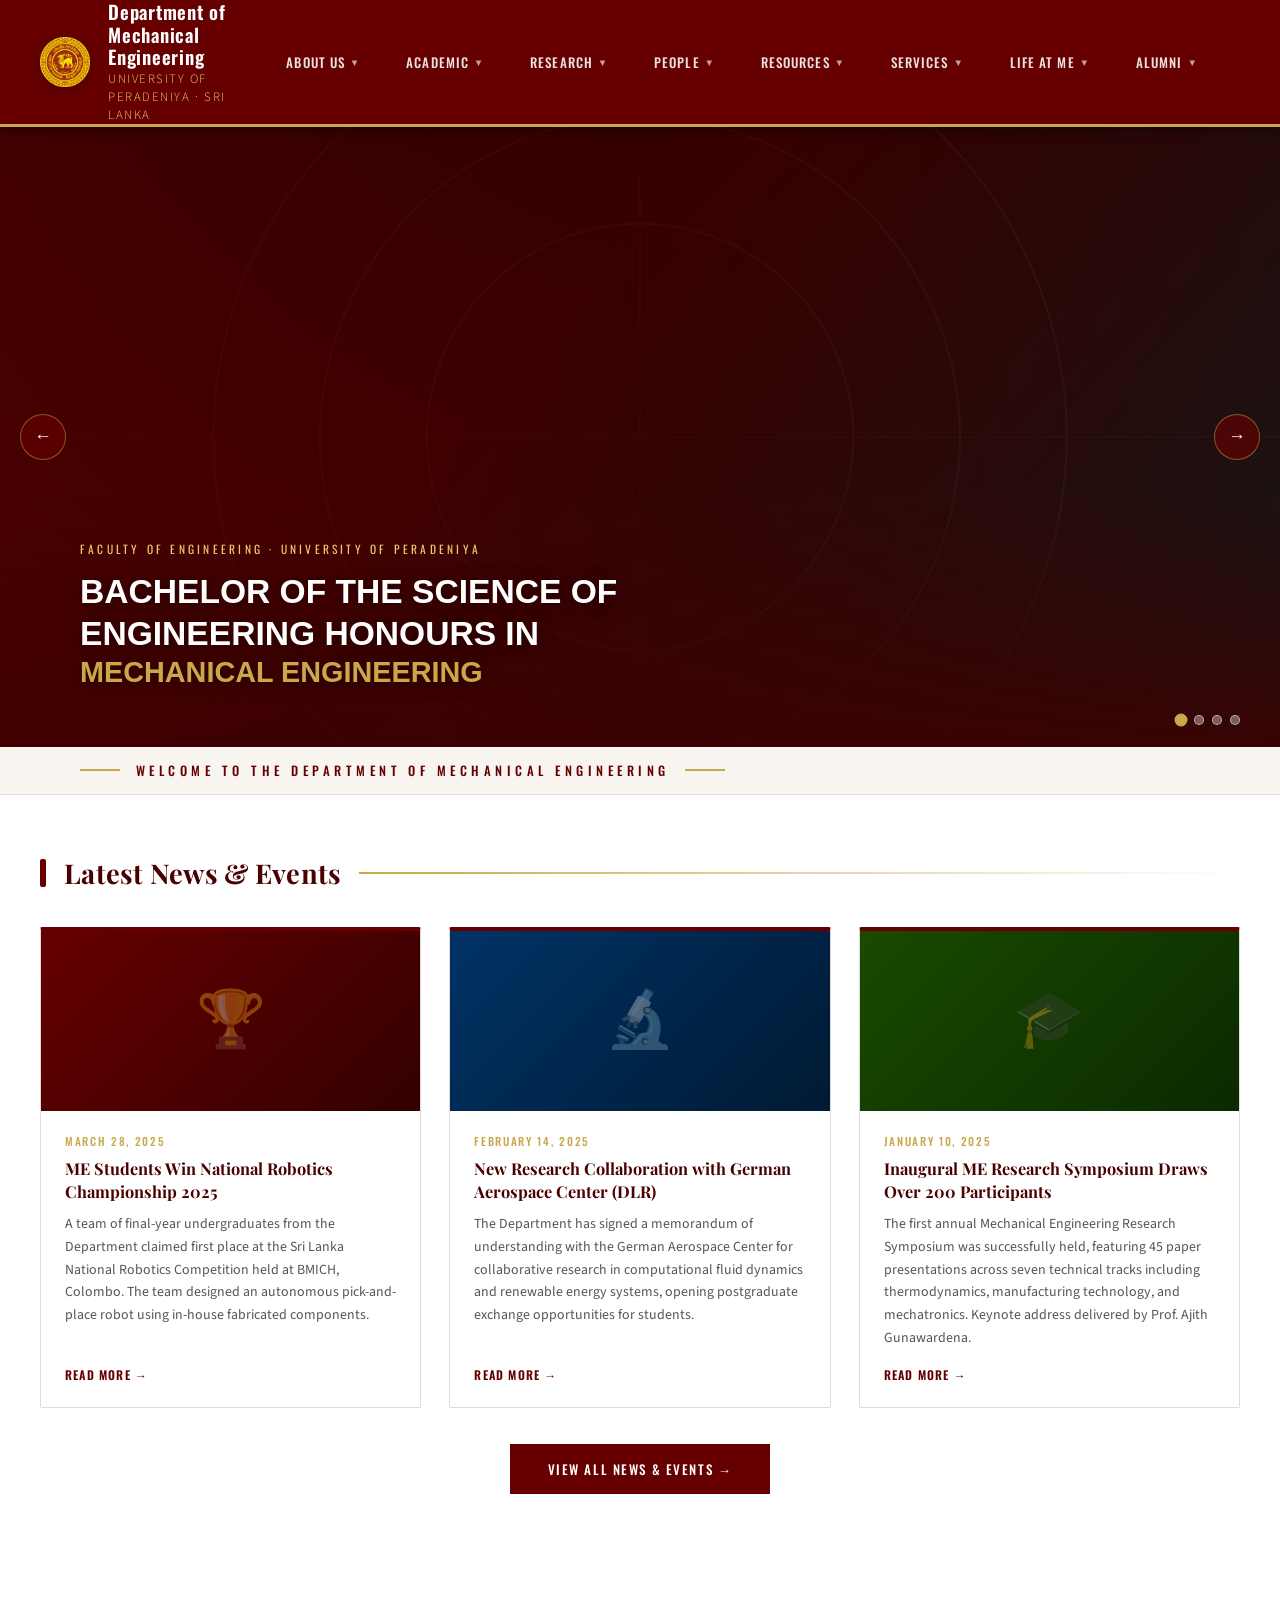
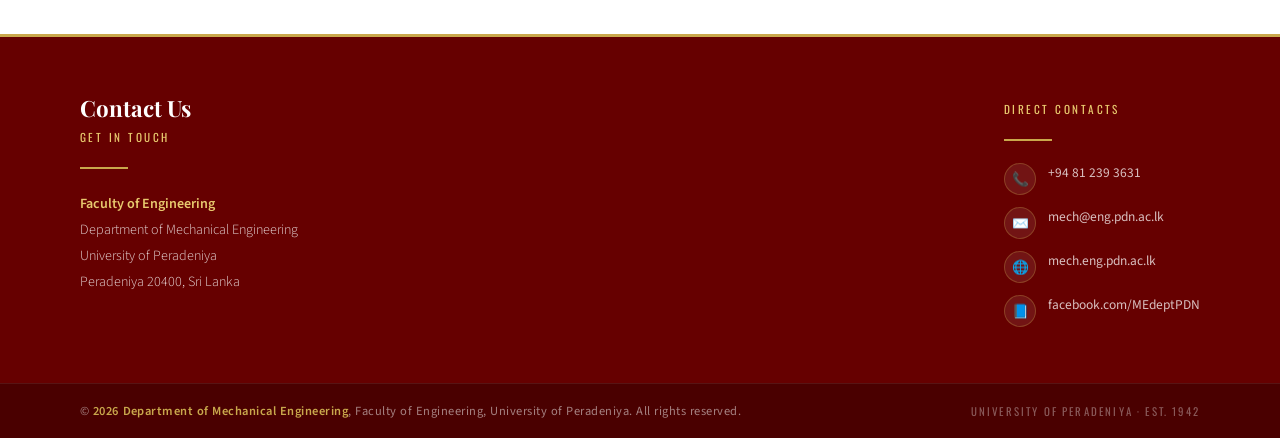
<file: index.html>
<!DOCTYPE html>
<html lang="en">
<head>
  <meta charset="UTF-8" />
  <meta name="viewport" content="width=device-width, initial-scale=1.0" />
  <title>Department of Mechanical Engineering — University of Peradeniya</title>
  <link rel="icon" type="image/x-icon" href="logo.png">
  <link rel="stylesheet" href="styles.css" />
</head>
<body>

<!-- ════════════════════════════════
     SITE HEADER  (Logo + Name)
════════════════════════════════ -->
<header class="site-header">
  <img src="logo.png" alt="Department Logo" class="header-logo" />
  <div class="header-name">
    <span class="dept"><a href="index.html">Department of Mechanical Engineering</a></span>
    <span class="univ"><a href="index.html">University of Peradeniya · Sri Lanka</a></span>
  </div>

  <!-- Nav moved inside header -->
  <nav class="navbar" aria-label="Main navigation">
    <div class="nav-container">
        
        
          <div class="menu-toggle" id="mobile-menu">
              <span class="bar"></span>
              <span class="bar"></span>
              <span class="bar"></span>
          </div>

          <div class="nav-menu-wrapper">
              <!-- About Us -->
              <div class="nav-item">
                <span class="nav-link">About Us <span class="arrow">▼</span></span>
                <div class="dropdown">
                    <a href="about.html#overview"       class="dropdown-link">Overview</a>
                    <a href="about.html#history"        class="dropdown-link">History</a>
                    <a href="about.html#vision"         class="dropdown-link">Vision & Mission</a>
                    <a href="about.html#objectives"     class="dropdown-link">Objectives</a>
                    <a href="about.html#accreditation"  class="dropdown-link">Accreditation</a>
                </div>
              </div>

              <!-- Academic -->
              <div class="nav-item">
                <span class="nav-link">Academic <span class="arrow">▼</span></span>
                <div class="dropdown">
                  <a href="academic.html#undergraduate" class="dropdown-link">Undergraduate</a>
                  <a href="academic.html#postgraduate" class="dropdown-link">Postgraduate</a>
                </div>
              </div>

              <!-- Research -->
              <div class="nav-item">
                <span class="nav-link">Research <span class="arrow">▼</span></span>
                <div class="dropdown">
                    <a href="research.html#areas"    class="dropdown-link">Research Areas</a>
                    <a href="research.html#projects" class="dropdown-link">Research Projects</a>
                    <a href="research.html#labs"     class="dropdown-link">Research Labs</a>
                </div>
              </div>

              <!-- People -->
              <div class="nav-item">
                <span class="nav-link">People <span class="arrow">▼</span></span>
                <div class="dropdown">
                    <a href="people.html#academic"    class="dropdown-link">Academic Staff</a>
                    <a href="people.html#nonacademic" class="dropdown-link">Non-Academic Staff</a>
                    <a href="people.html#temporary"   class="dropdown-link">Temporary Staff</a>
                    <a href="people.html#directory"   class="dropdown-link">Directory</a>
                    <a href="people.html#vacancy"     class="dropdown-link">Vacancy</a>
                </div>
              </div>

              <!-- Resources -->
              <div class="nav-item">
                <span class="nav-link">Resources <span class="arrow">▼</span></span>
                <div class="dropdown">
                  <a href="resources.html#journals" class="dropdown-link">Journal Articles</a>
                  <a href="resources.html#conference" class="dropdown-link">Conference Articles</a>
                  <a href="resources.html#books" class="dropdown-link">Magazines / Books</a>
                  <a href="resources.html#bulletin" class="dropdown-link">Research Bulletin</a>
                </div>
              </div>

              <!-- Services -->
              <div class="nav-item">
                <span class="nav-link">Services <span class="arrow">▼</span></span>
                <div class="dropdown">
                  <a href="services.html" class="dropdown-link">Testing &amp; Analysis</a>
                  <a href="services.html" class="dropdown-link">Consultancy</a>
                  <a href="services.html" class="dropdown-link">Workshops</a>
                </div>
              </div>

              <!-- Life at ME -->
              <div class="nav-item">
                <span class="nav-link">Life at ME <span class="arrow">▼</span></span>
                <div class="dropdown">
                  <a href="news.html" class="dropdown-link">News &amp; Events</a>
                  <a href="mes.html" class="dropdown-link">MES</a>
                </div>
              </div>

              <!-- Alumni -->
              <div class="nav-item">
                <span class="nav-link">Alumni <span class="arrow">▼</span></span>
                <div class="dropdown">
                  <a href="alumni.html" class="dropdown-link">Support Us</a>
                  <a href="alumni.html" class="dropdown-link">Join Us</a>
                  <a href="alumni.html" class="dropdown-link">MEP</a>
                  <a href="alumni.html" class="dropdown-link">PEFAA</a>
                </div>
              </div>

          </div>
    </div>
  </nav>
</header>


<!-- ════════════════════════════════
     HERO SLIDESHOW
════════════════════════════════ -->
<section class="hero" aria-label="Featured slideshow">

  <div class="slides-wrapper" id="slidesWrapper">

    <!-- Slide 1 -->
    <div class="slide active">
      <div class="slide-img" style="background-image:url('https://images.unsplash.com/photo-1581091226825-a6a2a5aee158?w=1400&q=80');"></div>
      <div class="slide-overlay"></div>
      <div class="slide-content">
        <p class="slide-subtitle">Faculty of Engineering · University of Peradeniya</p>
        <h1 class="slide-title">
          BACHELOR OF THE SCIENCE OF ENGINEERING HONOURS IN
        </h1>
        <h2 class="sub-slide-title">
          MECHANICAL ENGINEERING
        </h2>
      </div>
    </div>

    <!-- Slide 2 -->
    <div class="slide">
      <div class="slide-img" style="background-image:url('https://images.unsplash.com/photo-1504328345606-18bbc8c9d7d1?w=1400&q=80');"></div>
      <div class="slide-overlay"></div>
      <div class="slide-content">
        <p class="slide-subtitle">Research &amp; Innovation</p>
        <h1 class="slide-title">
          BACHELOR OF THE SCIENCE OF ENGINEERING HONOURS IN
        </h1>
        <h2 class="sub-slide-title">
          MECHANICAL ENGINEERING
        </h2>
      </div>
    </div>

    <!-- Slide 3 -->
    <div class="slide">
      <div class="slide-img" style="background-image:url('https://images.unsplash.com/photo-1537462715879-360eeb61a0ad?w=1400&q=80');"></div>
      <div class="slide-overlay"></div>
      <div class="slide-content">
        <p class="slide-subtitle">Advanced Laboratories &amp; Facilities</p>
        <h1 class="slide-title">
          BACHELOR OF THE SCIENCE OF ENGINEERING HONOURS IN
        </h1>
        <h2 class="sub-slide-title">
          MECHANICAL ENGINEERING
        </h2>
      </div>
    </div>

    <!-- Slide 4 -->
    <div class="slide">
      <div class="slide-img" style="background-image:url('https://images.unsplash.com/photo-1565043589221-1a6fd9ae45c7?w=1400&q=80');"></div>
      <div class="slide-overlay"></div>
      <div class="slide-content">
        <p class="slide-subtitle">Industry &amp; Community Engagement</p>
        <h1 class="slide-title">
          BACHELOR OF THE SCIENCE OF ENGINEERING HONOURS IN
        </h1>
        <h2 class="sub-slide-title">
          MECHANICAL ENGINEERING
        </h2>
      </div>
    </div>

  </div><!-- /slides-wrapper -->

  <!-- Prev / Next -->
  <button class="slide-arrow prev" id="prevBtn" aria-label="Previous slide">&#8592;</button>
  <button class="slide-arrow next" id="nextBtn" aria-label="Next slide">&#8594;</button>

  <!-- Dot indicators -->
  <div class="slide-dots" id="dotContainer">
    <span class="dot active" data-index="0"></span>
    <span class="dot"        data-index="1"></span>
    <span class="dot"        data-index="2"></span>
    <span class="dot"        data-index="3"></span>
  </div>

</section>

<!-- ════════════════════════════════
     WELCOME STRIP
════════════════════════════════ -->
<div class="welcome-strip">
  <div class="welcome-line"></div>
  <span class="welcome-text">Welcome to the Department of Mechanical Engineering</span>
  <div class="welcome-line"></div>
</div>

<!-- ════════════════════════════════
     MAIN CONTENT
════════════════════════════════ -->
<main class="main-content">

  <!-- ── NEWS SECTION ── -->
  <section class="news-section">
    <div class="section-heading">
      <div class="heading-accent"></div>
      <h2>Latest News &amp; Events</h2>
      <div class="heading-rule"></div>
    </div>

    <div class="news-grid">

      <!-- News Card 1 -->
      <article class="news-card animate-fade-up delay-1">
        <div class="news-card-img img-1" data-icon="🏆"></div>
        <div class="news-card-body">
          <p class="news-date">March 28, 2025</p>
          <h3 class="news-card-title">ME Students Win National Robotics Championship 2025</h3>
          <p class="news-card-excerpt">
            A team of final-year undergraduates from the Department claimed first place at the 
            Sri Lanka National Robotics Competition held at BMICH, Colombo. The team designed 
            an autonomous pick-and-place robot using in-house fabricated components.
          </p>
          <a href="#" class="news-card-link">Read More &rarr;</a>
        </div>
      </article>

      <!-- News Card 2 -->
      <article class="news-card animate-fade-up delay-2">
        <div class="news-card-img img-2" data-icon="🔬"></div>
        <div class="news-card-body">
          <p class="news-date">February 14, 2025</p>
          <h3 class="news-card-title">New Research Collaboration with German Aerospace Center (DLR)</h3>
          <p class="news-card-excerpt">
            The Department has signed a memorandum of understanding with the German Aerospace Center 
            for collaborative research in computational fluid dynamics and renewable energy systems, 
            opening postgraduate exchange opportunities for students.
          </p>
          <a href="#" class="news-card-link">Read More &rarr;</a>
        </div>
      </article>

      <!-- News Card 3 -->
      <article class="news-card animate-fade-up delay-3">
        <div class="news-card-img img-3" data-icon="🎓"></div>
        <div class="news-card-body">
          <p class="news-date">January 10, 2025</p>
          <h3 class="news-card-title">Inaugural ME Research Symposium Draws Over 200 Participants</h3>
          <p class="news-card-excerpt">
            The first annual Mechanical Engineering Research Symposium was successfully held, 
            featuring 45 paper presentations across seven technical tracks including thermodynamics, 
            manufacturing technology, and mechatronics. Keynote address delivered by Prof. Ajith Gunawardena.
          </p>
          <a href="#" class="news-card-link">Read More &rarr;</a>
        </div>
      </article>

    </div><!-- /news-grid -->

    <div class="more-news-wrap">
      <a href="news.html" class="btn-more">View All News &amp; Events &rarr;</a>
    </div>
  </section>

</main>

<!-- ════════════════════════════════
     FOOTER — Contact + Copyright
════════════════════════════════ -->
<footer>
  <div class="footer-contact" style="grid-template-columns:1fr;">
    <div style="display: flex; justify-content: space-between; align-items: flex-start; width: 100%;">
      <div>
        <p class="contact-heading">Contact Us</p>
        <p class="contact-subheading">Get in Touch</p>
        <div class="contact-rule"></div>
        <div class="contact-block">
          <p><strong>Faculty of Engineering</strong><br>Department of Mechanical Engineering<br>University of Peradeniya<br>Peradeniya 20400, Sri Lanka</p>
        </div>
      </div>
      <div>
        <p class="contact-subheading" style="margin-top:8px;">Direct Contacts</p>
        <div class="contact-rule"></div>
        <div class="footer-contact-info">
          <div class="contact-item"><div class="contact-icon">📞</div><div class="contact-item-text">+94 81 239 3631</div></div>
          <div class="contact-item"><div class="contact-icon">✉️</div><div class="contact-item-text">mech@eng.pdn.ac.lk</div></div>
          <div class="contact-item"><div class="contact-icon">🌐</div><div class="contact-item-text">mech.eng.pdn.ac.lk</div></div>
          <div class="contact-item"><div class="contact-icon">📘</div><div class="contact-item-text">facebook.com/MEdeptPDN</div></div>
        </div>
      </div>
    </div>
  </div>
  <div class="footer-copyright">
    <p class="copyright-text">&copy; <span id="copyrightYear"></span> <span>Department of Mechanical Engineering</span>, Faculty of Engineering, University of Peradeniya. All rights reserved.</p>
    <p class="footer-badge">University of Peradeniya · Est. 1942</p>
  </div>
</footer>

<!-- ════════════════════════════════
     JAVASCRIPT — Slideshow
════════════════════════════════ -->
<script>
  (function () {
    // --- SLIDER LOGIC ---
    const wrapper   = document.getElementById('slidesWrapper');
    const dots      = document.querySelectorAll('.dot');
    const slides    = document.querySelectorAll('.slide');
    const prevBtn   = document.getElementById('prevBtn');
    const nextBtn   = document.getElementById('nextBtn');
    let current     = 0;
    let autoTimer;

    // We check if wrapper exists so the script doesn't crash on pages without a slider
    if (wrapper && slides.length > 0) {
      function goTo(n) {
        slides[current].classList.remove('active');
        dots[current].classList.remove('active');
        current = (n + slides.length) % slides.length;
        slides[current].classList.add('active');
        dots[current].classList.add('active');
        wrapper.style.transform = `translateX(-${current * 100}%)`;
      }

      function startAuto() {
        autoTimer = setInterval(() => goTo(current + 1), 5500);
      }

      function resetAuto() {
        clearInterval(autoTimer);
        startAuto();
      }

      if (nextBtn) nextBtn.addEventListener('click', () => { goTo(current + 1); resetAuto(); });
      if (prevBtn) prevBtn.addEventListener('click', () => { goTo(current - 1); resetAuto(); });

      dots.forEach(dot => {
        dot.addEventListener('click', () => {
          goTo(parseInt(dot.dataset.index));
          resetAuto();
        });
      });

      startAuto();
    }

    // --- NAVIGATION MENU LOGIC (The part you just added) ---
    const menuToggle = document.getElementById('mobile-menu');
    const navWrapper = document.querySelector('.nav-menu-wrapper');

    if (menuToggle && navWrapper) {
      menuToggle.addEventListener('click', function() {
        navWrapper.classList.toggle('active');
      });
    }

    // --- COPYRIGHT YEAR ---
    const yearSpan = document.getElementById('copyrightYear');
    if (yearSpan) {
      yearSpan.textContent = new Date().getFullYear();
    }
  })();
</script>

<script>
  // Auto-open tab from URL hash  e.g. academic.html#postgraduate
  (function () {
    const hash = window.location.hash.replace('#', '');
    if (!hash) return;

    // Try main tabs first
    const mainBtn = document.querySelector('[data-tab="' + hash + '"]');
    if (mainBtn) {
      document.querySelectorAll('.tab-btn').forEach(b => b.classList.remove('active'));
      document.querySelectorAll('.tab-panel').forEach(p => p.classList.remove('active'));
      mainBtn.classList.add('active');
      const panel = document.getElementById('tab-' + hash);
      if (panel) panel.classList.add('active');
      return;
    }

    // Try UG inner sub-tabs (academic page only)
    const ugBtn = document.querySelector('[data-ugtab="' + hash + '"]');
    if (ugBtn) {
      document.querySelectorAll('.ug-tab-btn').forEach(b => b.classList.remove('active'));
      document.querySelectorAll('.ug-tab-panel').forEach(p => p.classList.remove('active'));
      ugBtn.classList.add('active');
      const panel = document.getElementById('ugtab-' + hash);
      if (panel) panel.classList.add('active');

      // Also make sure the Undergraduate main tab is active
      const ugMainBtn = document.querySelector('[data-tab="undergraduate"]');
      if (ugMainBtn) ugMainBtn.click();
    }
  })();
</script>

</body>
</html>
</file>
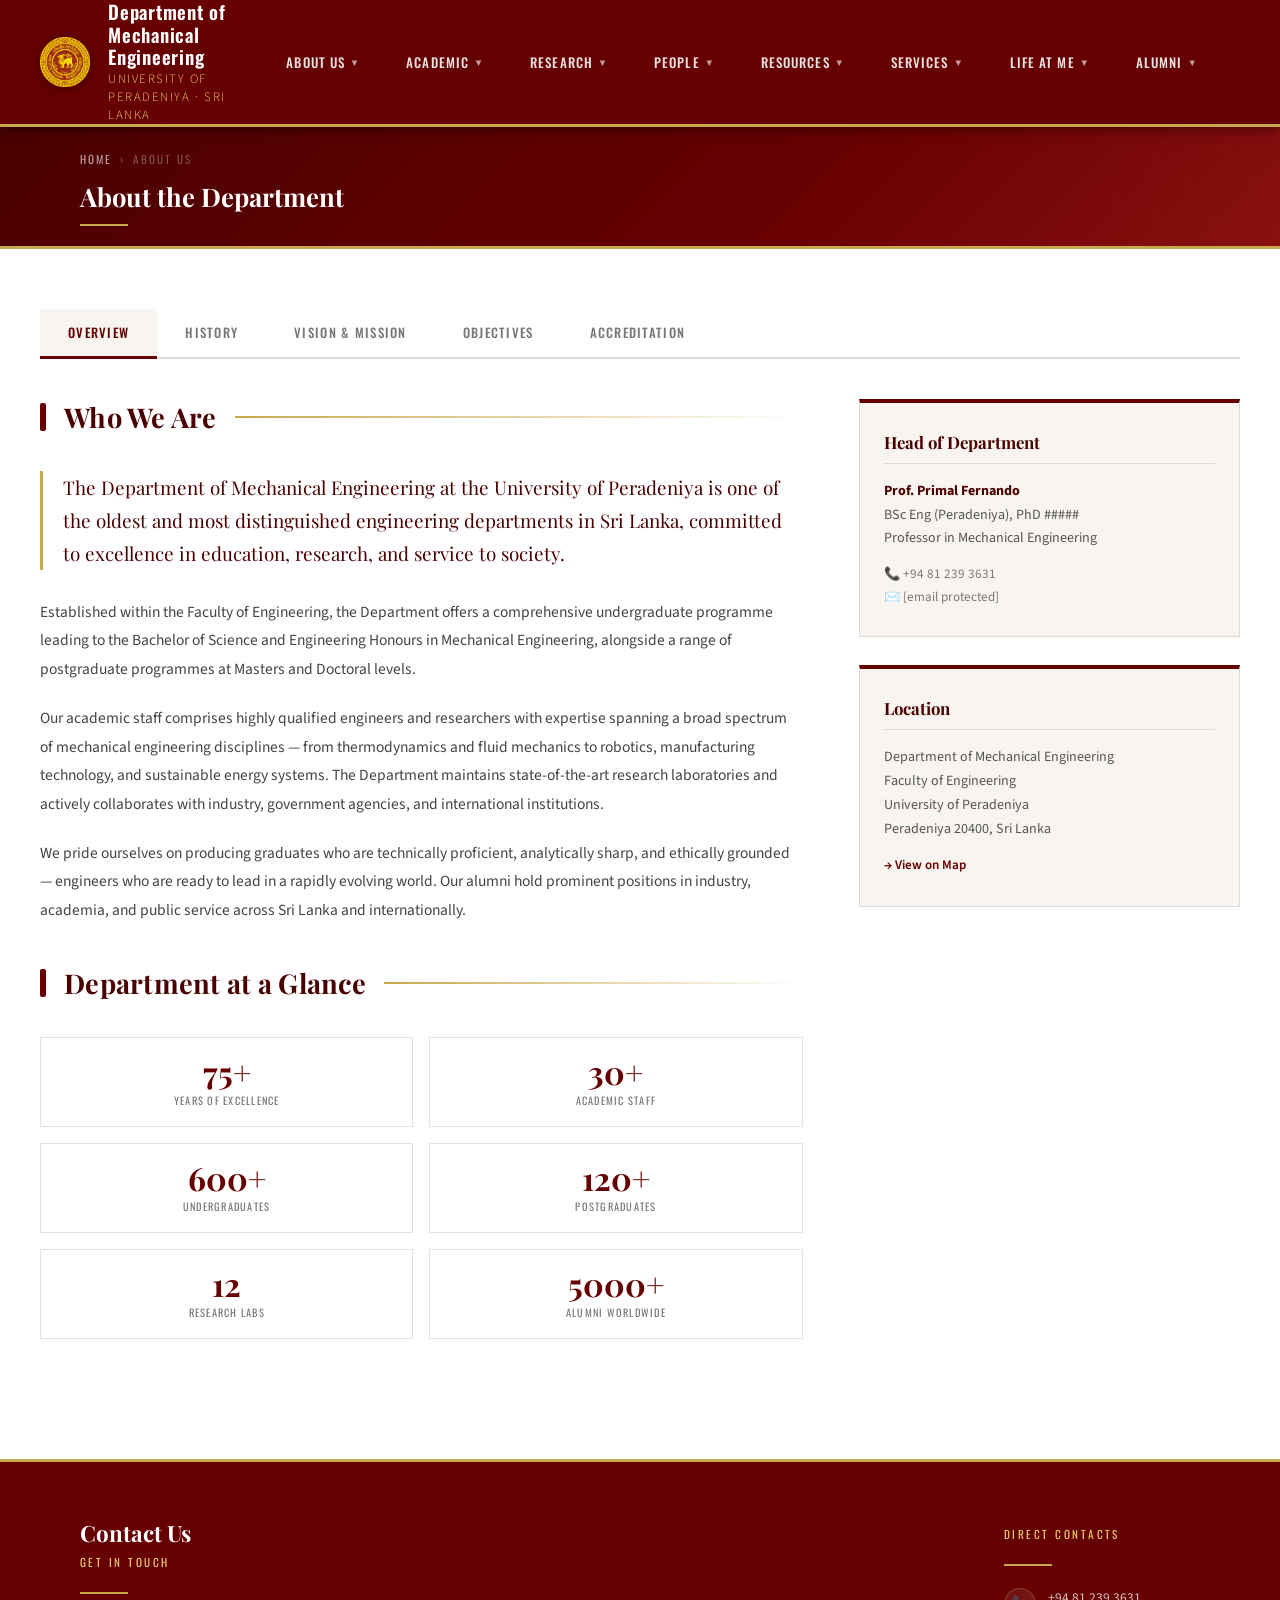
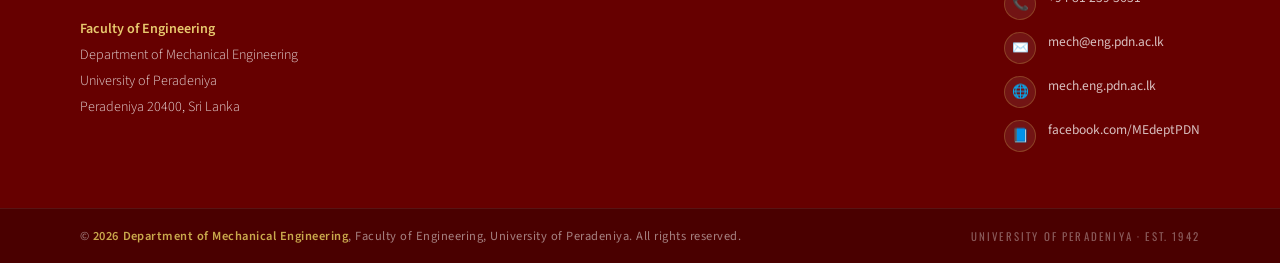
<file: about.html>
<!DOCTYPE html>
<html lang="en">
<head>
  <meta charset="UTF-8" />
  <meta name="viewport" content="width=device-width, initial-scale=1.0" />
  <title>About Us — Department of Mechanical Engineering</title>
  <link rel="icon" type="image/x-icon" href="logo.png">
  <link rel="stylesheet" href="styles.css" />
  <link rel="stylesheet" href="about.css" />
</head>
<body>

<!-- ════════════════════════════════
     SITE HEADER
════════════════════════════════ -->
<header class="site-header">
  <img src="logo.png" alt="Department Logo" class="header-logo" />
  <div class="header-name">
    <span class="dept"><a href="index.html">Department of Mechanical Engineering</a></span>
    <span class="univ"><a href="index.html">University of Peradeniya · Sri Lanka</a></span>
  </div>

  <!-- Nav moved inside header -->
  <nav class="navbar" aria-label="Main navigation">
    <div class="nav-container">
        
        
          <div class="menu-toggle" id="mobile-menu">
              <span class="bar"></span>
              <span class="bar"></span>
              <span class="bar"></span>
          </div>

          <div class="nav-menu-wrapper">
              <!-- About Us -->
              <div class="nav-item">
                <span class="nav-link">About Us <span class="arrow">▼</span></span>
                <div class="dropdown">
                    <a href="about.html#overview"       class="dropdown-link">Overview</a>
                    <a href="about.html#history"        class="dropdown-link">History</a>
                    <a href="about.html#vision"         class="dropdown-link">Vision & Mission</a>
                    <a href="about.html#objectives"     class="dropdown-link">Objectives</a>
                    <a href="about.html#accreditation"  class="dropdown-link">Accreditation</a>
                </div>
              </div>

              <!-- Academic -->
              <div class="nav-item">
                <span class="nav-link">Academic <span class="arrow">▼</span></span>
                <div class="dropdown">
                  <a href="academic.html#undergraduate" class="dropdown-link">Undergraduate</a>
                  <a href="academic.html#postgraduate" class="dropdown-link">Postgraduate</a>
                </div>
              </div>

              <!-- Research -->
              <div class="nav-item">
                <span class="nav-link">Research <span class="arrow">▼</span></span>
                <div class="dropdown">
                    <a href="research.html#areas"    class="dropdown-link">Research Areas</a>
                    <a href="research.html#projects" class="dropdown-link">Research Projects</a>
                    <a href="research.html#labs"     class="dropdown-link">Research Labs</a>
                </div>
              </div>

              <!-- People -->
              <div class="nav-item">
                <span class="nav-link">People <span class="arrow">▼</span></span>
                <div class="dropdown">
                    <a href="people.html#academic"    class="dropdown-link">Academic Staff</a>
                    <a href="people.html#nonacademic" class="dropdown-link">Non-Academic Staff</a>
                    <a href="people.html#temporary"   class="dropdown-link">Temporary Staff</a>
                    <a href="people.html#directory"   class="dropdown-link">Directory</a>
                    <a href="people.html#vacancy"     class="dropdown-link">Vacancy</a>
                </div>
              </div>

              <!-- Resources -->
              <div class="nav-item">
                <span class="nav-link">Resources <span class="arrow">▼</span></span>
                <div class="dropdown">
                  <a href="resources.html#journals" class="dropdown-link">Journal Articles</a>
                  <a href="resources.html#conference" class="dropdown-link">Conference Articles</a>
                  <a href="resources.html#books" class="dropdown-link">Magazines / Books</a>
                  <a href="resources.html#bulletin" class="dropdown-link">Research Bulletin</a>
                </div>
              </div>

              <!-- Services -->
              <div class="nav-item">
                <span class="nav-link">Services <span class="arrow">▼</span></span>
                <div class="dropdown">
                  <a href="services.html" class="dropdown-link">Testing &amp; Analysis</a>
                  <a href="services.html" class="dropdown-link">Consultancy</a>
                  <a href="services.html" class="dropdown-link">Workshops</a>
                </div>
              </div>

              <!-- Life at ME -->
              <div class="nav-item">
                <span class="nav-link">Life at ME <span class="arrow">▼</span></span>
                <div class="dropdown">
                  <a href="news.html" class="dropdown-link">News &amp; Events</a>
                  <a href="mes.html" class="dropdown-link">MES</a>
                </div>
              </div>

              <!-- Alumni -->
              <div class="nav-item">
                <span class="nav-link">Alumni <span class="arrow">▼</span></span>
                <div class="dropdown">
                  <a href="alumni.html" class="dropdown-link">Support Us</a>
                  <a href="alumni.html" class="dropdown-link">Join Us</a>
                  <a href="alumni.html" class="dropdown-link">MEP</a>
                  <a href="alumni.html" class="dropdown-link">PEFAA</a>
                </div>
              </div>

          </div>
    </div>
  </nav>
</header>
<!-- ════════════════════════════════
     PAGE BANNER
════════════════════════════════ -->
<div class="page-banner">
  <div class="breadcrumb">
    <a href="index.html">Home</a>
    <span>›</span>
    <span>About Us</span>
  </div>
  <h1>About the Department</h1>
  <div class="page-banner-line"></div>
</div>

<!-- ════════════════════════════════
     MAIN CONTENT
════════════════════════════════ -->
<main class="main-content">

  <!-- Tab Navigation -->
  <div class="about-tabs" id="aboutTabs">
    <button class="tab-btn active" data-tab="overview">Overview</button>
    <button class="tab-btn" data-tab="history">History</button>
    <button class="tab-btn" data-tab="vision">Vision &amp; Mission</button>
    <button class="tab-btn" data-tab="objectives">Objectives</button>
    <button class="tab-btn" data-tab="accreditation">Accreditation</button>
  </div>

  <!-- ── TAB: OVERVIEW ── -->
  <div class="tab-panel active" id="tab-overview">
    <div class="about-grid">

      <!-- Left: Main Content -->
      <div>
        <div class="section-heading">
          <div class="heading-accent"></div>
          <h2>Who We Are</h2>
          <div class="heading-rule"></div>
        </div>

        <p class="about-intro">
          The Department of Mechanical Engineering at the University of Peradeniya is one of 
          the oldest and most distinguished engineering departments in Sri Lanka, committed to 
          excellence in education, research, and service to society.
        </p>

        <p class="about-body">
          Established within the Faculty of Engineering, the Department offers a comprehensive 
          undergraduate programme leading to the Bachelor of Science and Engineering Honours 
          in Mechanical Engineering, alongside a range of postgraduate programmes at Masters 
          and Doctoral levels.
        </p>

        <p class="about-body">
          Our academic staff comprises highly qualified engineers and researchers with 
          expertise spanning a broad spectrum of mechanical engineering disciplines — from 
          thermodynamics and fluid mechanics to robotics, manufacturing technology, and 
          sustainable energy systems. The Department maintains state-of-the-art research 
          laboratories and actively collaborates with industry, government agencies, and 
          international institutions.
        </p>

        <p class="about-body">
          We pride ourselves on producing graduates who are technically proficient, 
          analytically sharp, and ethically grounded — engineers who are ready to lead 
          in a rapidly evolving world. Our alumni hold prominent positions in industry, 
          academia, and public service across Sri Lanka and internationally.
        </p>

        <!-- Key Stats -->
        <div class="section-heading" style="margin-top:40px;">
          <div class="heading-accent"></div>
          <h2>Department at a Glance</h2>
          <div class="heading-rule"></div>
        </div>

        <div class="stats-grid">
          <div class="stat-item">
            <span class="stat-number">75+</span>
            <span class="stat-label">Years of Excellence</span>
          </div>
          <div class="stat-item">
            <span class="stat-number">30+</span>
            <span class="stat-label">Academic Staff</span>
          </div>
          <div class="stat-item">
            <span class="stat-number">600+</span>
            <span class="stat-label">Undergraduates</span>
          </div>
          <div class="stat-item">
            <span class="stat-number">120+</span>
            <span class="stat-label">Postgraduates</span>
          </div>
          <div class="stat-item">
            <span class="stat-number">12</span>
            <span class="stat-label">Research Labs</span>
          </div>
          <div class="stat-item">
            <span class="stat-number">5000+</span>
            <span class="stat-label">Alumni Worldwide</span>
          </div>
        </div>
      </div>

      <!-- Right: Sidebar -->
      <aside class="about-sidebar">

        <div class="sidebar-card">
          <h3>Head of Department</h3>
          <p>
            <strong style="color:var(--maroon-dark);">Prof. Primal Fernando</strong><br>
            BSc Eng (Peradeniya), PhD #####<br>
            Professor in Mechanical Engineering
          </p>
          <p style="margin-top:10px; font-size:0.82rem; color:#777;">
            📞 +94 81 239 3631<br>
            ✉️ <a href="/cdn-cgi/l/email-protection" class="__cf_email__" data-cfemail="b5dddad19bd8d0d6ddf5d0dbd29bc5d1db9bd4d69bd9de">[email&#160;protected]</a>
          </p>
        </div>



        <div class="sidebar-card">
          <h3>Location</h3>
          <p>
            Department of Mechanical Engineering<br>
            Faculty of Engineering<br>
            University of Peradeniya<br>
            Peradeniya 20400, Sri Lanka
          </p>
          <p style="margin-top:10px;">
            <a href="#" style="font-size:0.82rem;color:var(--maroon);font-weight:600;">
              → View on Map
            </a>
          </p>
        </div>

      </aside>
    </div>
  </div>

  <!-- ── TAB: HISTORY ── -->
  <div class="tab-panel" id="tab-history">
    <div class="about-grid">
      <div>
        <div class="section-heading">
          <div class="heading-accent"></div>
          <h2>Our History</h2>
          <div class="heading-rule"></div>
        </div>

        <p class="about-intro">
          From humble beginnings in the post-independence era to a nationally 
          recognised centre of engineering excellence — the journey of the 
          Department of Mechanical Engineering spans over seven decades.
        </p>

        <p class="about-body">
          The Department traces its origins to the founding of the Faculty of Engineering 
          at the University of Ceylon, Peradeniya in the early 1950s. Since then, it has 
          grown steadily in academic strength, research output, and international recognition.
        </p>

        <div class="timeline" style="margin-top:36px;">

          <div class="timeline-item animate-fade-up delay-1">
            <p class="timeline-year">1950</p>
            <h4 class="timeline-title">Foundation of the Faculty of Engineering</h4>
            <p class="timeline-text">The Faculty of Engineering is established at the University of Ceylon, Peradeniya. Mechanical Engineering is among the founding disciplines, offering a general engineering programme.</p>
          </div>

          <div class="timeline-item animate-fade-up delay-2">
            <p class="timeline-year">1966</p>
            <h4 class="timeline-title">Department of Mechanical Engineering Established</h4>
            <p class="timeline-text">The Department gains independent status within the Faculty. A dedicated four-year undergraduate degree programme in Mechanical Engineering is introduced.</p>
          </div>

          <div class="timeline-item animate-fade-up delay-3">
            <p class="timeline-year">1978</p>
            <h4 class="timeline-title">First Postgraduate Programme Launched</h4>
            <p class="timeline-text">The Department introduces its first MPhil programme, attracting students from across South Asia. Research activities expand significantly with new laboratory facilities.</p>
          </div>

          <div class="timeline-item animate-fade-up">
            <p class="timeline-year">1995</p>
            <h4 class="timeline-title">IESL Accreditation Achieved</h4>
            <p class="timeline-text">The undergraduate programme receives full accreditation from the Institution of Engineers, Sri Lanka (IESL), recognising the quality and rigour of the curriculum.</p>
          </div>

          <div class="timeline-item animate-fade-up">
            <p class="timeline-year">2008</p>
            <h4 class="timeline-title">Research Centres Established</h4>
            <p class="timeline-text">Specialised research centres in Energy Technology, Manufacturing Systems, and Robotics are established, catalysing collaborative industry–university research projects.</p>
          </div>

          <div class="timeline-item animate-fade-up">
            <p class="timeline-year">2018</p>
            <h4 class="timeline-title">International Collaborations Expanded</h4>
            <p class="timeline-text">MoUs signed with universities in Germany, Japan, and Australia, enabling staff and student exchange, joint research publications, and shared laboratory resources.</p>
          </div>

          <div class="timeline-item animate-fade-up">
            <p class="timeline-year">2024</p>
            <h4 class="timeline-title">New Engineering Complex Inaugurated</h4>
            <p class="timeline-text">A state-of-the-art engineering complex housing modern laboratories, a design studio, and a postgraduate research hub is officially inaugurated, marking a new chapter for the Department.</p>
          </div>

        </div>
      </div>

      <aside class="about-sidebar">
        <div class="sidebar-card">
          <h3>Key Milestones</h3>
          <ul style="display:flex;flex-direction:column;gap:12px;">
            <li style="font-size:0.87rem;color:#555;border-left:3px solid var(--gold);padding-left:12px;">First batch graduated: <strong>1954</strong></li>
            <li style="font-size:0.87rem;color:#555;border-left:3px solid var(--gold);padding-left:12px;">IESL Accreditation: <strong>1995</strong></li>
            <li style="font-size:0.87rem;color:#555;border-left:3px solid var(--gold);padding-left:12px;">5000th graduate: <strong>2019</strong></li>
            <li style="font-size:0.87rem;color:#555;border-left:3px solid var(--gold);padding-left:12px;">International MoUs: <strong>8 Universities</strong></li>
            <li style="font-size:0.87rem;color:#555;border-left:3px solid var(--gold);padding-left:12px;">PhD programmes: <strong>Since 2002</strong></li>
          </ul>
        </div>
        <div class="sidebar-card">
          <h3>Former Heads of Department</h3>
          <ul style="display:flex;flex-direction:column;gap:10px;">
            <li style="font-size:0.84rem;color:#555;">Prof. S. Wickramasinghe <span style="color:#aaa;">(1966–1974)</span></li>
            <li style="font-size:0.84rem;color:#555;">Prof. R. Perera <span style="color:#aaa;">(1975–1984)</span></li>
            <li style="font-size:0.84rem;color:#555;">Prof. K. Jayasinghe <span style="color:#aaa;">(1985–1996)</span></li>
            <li style="font-size:0.84rem;color:#555;">Prof. M. Fernando <span style="color:#aaa;">(1997–2008)</span></li>
            <li style="font-size:0.84rem;color:#555;">Prof. D. Attygalle <span style="color:#aaa;">(2009–2018)</span></li>
            <li style="font-size:0.84rem;color:#555;color:var(--maroon);font-weight:600;">Prof. A. Gunawardena <span style="color:#aaa;font-weight:400;">(2019–present)</span></li>
          </ul>
        </div>
      </aside>
    </div>
  </div>

  <!-- ── TAB: VISION & MISSION ── -->
  <div class="tab-panel" id="tab-vision">
    <div class="section-heading">
      <div class="heading-accent"></div>
      <h2>Vision &amp; Mission</h2>
      <div class="heading-rule"></div>
    </div>

    <div class="vm-grid">
      <div class="vm-card vision">
        <span class="vm-icon">🔭</span>
        <h3>Our Vision</h3>
        <p>
          To be a nationally and internationally recognised centre of excellence in 
          Mechanical Engineering education and research, producing innovative, ethical 
          and globally competent engineers who contribute to the sustainable development 
          of Sri Lanka and the world.
        </p>
      </div>
      <div class="vm-card mission">
        <span class="vm-icon">🎯</span>
        <h3>Our Mission</h3>
        <p>
          To provide a high-quality, industry-relevant mechanical engineering education 
          through rigorous academic programmes, cutting-edge research, and strong 
          partnerships with industry and society — nurturing graduates who are equipped 
          to solve real-world engineering challenges with creativity and integrity.
        </p>
      </div>
    </div>

    <div class="section-heading" style="margin-top:10px;">
      <div class="heading-accent"></div>
      <h2>Core Values</h2>
      <div class="heading-rule"></div>
    </div>

    <div style="display:grid;grid-template-columns:repeat(3,1fr);gap:20px;margin-bottom:20px;">
      <div style="background:var(--off-white);border-top:3px solid var(--maroon);padding:24px 20px;text-align:center;">
        <div style="font-size:2rem;margin-bottom:10px;">⚙️</div>
        <h4 style="font-family:'Oswald',sans-serif;font-size:0.85rem;letter-spacing:0.1em;text-transform:uppercase;color:var(--maroon-dark);margin-bottom:8px;">Excellence</h4>
        <p style="font-size:0.85rem;color:#666;line-height:1.6;">Striving for the highest standards in teaching, research, and professional practice.</p>
      </div>
      <div style="background:var(--off-white);border-top:3px solid var(--maroon);padding:24px 20px;text-align:center;">
        <div style="font-size:2rem;margin-bottom:10px;">🤝</div>
        <h4 style="font-family:'Oswald',sans-serif;font-size:0.85rem;letter-spacing:0.1em;text-transform:uppercase;color:var(--maroon-dark);margin-bottom:8px;">Integrity</h4>
        <p style="font-size:0.85rem;color:#666;line-height:1.6;">Upholding honesty, transparency, and ethical conduct in all our endeavours.</p>
      </div>
      <div style="background:var(--off-white);border-top:3px solid var(--maroon);padding:24px 20px;text-align:center;">
        <div style="font-size:2rem;margin-bottom:10px;">💡</div>
        <h4 style="font-family:'Oswald',sans-serif;font-size:0.85rem;letter-spacing:0.1em;text-transform:uppercase;color:var(--maroon-dark);margin-bottom:8px;">Innovation</h4>
        <p style="font-size:0.85rem;color:#666;line-height:1.6;">Fostering creativity and a culture of inquiry, discovery, and problem-solving.</p>
      </div>
      <div style="background:var(--off-white);border-top:3px solid var(--maroon);padding:24px 20px;text-align:center;">
        <div style="font-size:2rem;margin-bottom:10px;">🌱</div>
        <h4 style="font-family:'Oswald',sans-serif;font-size:0.85rem;letter-spacing:0.1em;text-transform:uppercase;color:var(--maroon-dark);margin-bottom:8px;">Sustainability</h4>
        <p style="font-size:0.85rem;color:#666;line-height:1.6;">Engineering solutions that respect people, the environment, and future generations.</p>
      </div>
      <div style="background:var(--off-white);border-top:3px solid var(--maroon);padding:24px 20px;text-align:center;">
        <div style="font-size:2rem;margin-bottom:10px;">🌍</div>
        <h4 style="font-family:'Oswald',sans-serif;font-size:0.85rem;letter-spacing:0.1em;text-transform:uppercase;color:var(--maroon-dark);margin-bottom:8px;">Inclusivity</h4>
        <p style="font-size:0.85rem;color:#666;line-height:1.6;">Welcoming diversity and ensuring equal opportunity for all students and staff.</p>
      </div>
      <div style="background:var(--off-white);border-top:3px solid var(--maroon);padding:24px 20px;text-align:center;">
        <div style="font-size:2rem;margin-bottom:10px;">🏭</div>
        <h4 style="font-family:'Oswald',sans-serif;font-size:0.85rem;letter-spacing:0.1em;text-transform:uppercase;color:var(--maroon-dark);margin-bottom:8px;">Industry Link</h4>
        <p style="font-size:0.85rem;color:#666;line-height:1.6;">Building strong bridges between academia and industry for mutual benefit.</p>
      </div>
    </div>
  </div>

  <!-- ── TAB: OBJECTIVES ── -->
  <div class="tab-panel" id="tab-objectives">
    <div class="section-heading">
      <div class="heading-accent"></div>
      <h2>Programme Objectives</h2>
      <div class="heading-rule"></div>
    </div>

    <p class="about-intro">
      The undergraduate programme in Mechanical Engineering is designed to produce 
      graduates who meet the highest standards of the engineering profession.
    </p>

    <p class="about-body" style="margin-bottom:32px;">
      The Programme Educational Objectives (PEOs) describe the career and professional 
      accomplishments that the programme is preparing graduates to achieve within a few 
      years of graduation.
    </p>

    <div class="objectives-list">
      <div class="objective-item animate-fade-up delay-1">
        <div class="objective-num">01</div>
        <p class="objective-text">Apply fundamental knowledge of mathematics, science, and engineering to analyse, design and develop solutions to mechanical engineering problems in industry and beyond.</p>
      </div>
      <div class="objective-item animate-fade-up delay-2">
        <div class="objective-num">02</div>
        <p class="objective-text">Demonstrate proficiency in the use of modern engineering tools, software, and experimental techniques relevant to the mechanical engineering discipline.</p>
      </div>
      <div class="objective-item animate-fade-up delay-3">
        <div class="objective-num">03</div>
        <p class="objective-text">Function effectively as individuals and as members or leaders of diverse, multi-disciplinary teams engaged in engineering practice or research.</p>
      </div>
      <div class="objective-item animate-fade-up">
        <div class="objective-num">04</div>
        <p class="objective-text">Communicate engineering concepts, results, and proposals clearly and effectively in both written and oral forms to technical and non-technical audiences.</p>
      </div>
      <div class="objective-item animate-fade-up">
        <div class="objective-num">05</div>
        <p class="objective-text">Recognise ethical responsibilities and the impact of engineering decisions on society, the economy, and the environment, and act accordingly with professional integrity.</p>
      </div>
      <div class="objective-item animate-fade-up">
        <div class="objective-num">06</div>
        <p class="objective-text">Engage in lifelong learning and professional development to remain current with advances in technology, research, and engineering practice throughout their careers.</p>
      </div>
      <div class="objective-item animate-fade-up">
        <div class="objective-num">07</div>
        <p class="objective-text">Contribute to the national development of Sri Lanka through innovative engineering solutions that address real-world challenges in energy, manufacturing, infrastructure, and sustainability.</p>
      </div>
    </div>
  </div>

  <!-- ── TAB: ACCREDITATION ── -->
  <div class="tab-panel" id="tab-accreditation">
    <div class="section-heading">
      <div class="heading-accent"></div>
      <h2>Accreditation &amp; Recognition</h2>
      <div class="heading-rule"></div>
    </div>

    <p class="about-intro">
      The Department's undergraduate programme is fully accredited and 
      internationally recognised, ensuring that our graduates meet global 
      professional engineering standards.
    </p>

    <p class="about-body" style="margin-bottom:32px;">
      Accreditation reflects the quality of our curriculum, faculty, facilities, 
      and student outcomes. Our graduates are eligible for professional membership 
      of recognised engineering bodies and are entitled to work as engineers in 
      accrediting countries under relevant mutual recognition agreements.
    </p>

    <div class="accreditation-row" style="margin-bottom:40px;">
      <div class="accreditation-badge">
        IESL
        <span>Institution of Engineers, Sri Lanka</span>
      </div>
      <div class="accreditation-badge">
        International Acceptance
        <span>Washington Accord Signatory</span>
      </div>
      <div class="accreditation-badge">
        IET
        <span>Institution of Engineering &amp; Technology (UK)</span>
      </div>

      <div class="accreditation-badge">
        ASEAN MRA
        <span>ASEAN Mutual Recognition Arrangement</span>
      </div>
    </div>

    <div class="section-heading">
      <div class="heading-accent"></div>
      <h2>Rankings &amp; Awards</h2>
      <div class="heading-rule"></div>
    </div>

    <div style="display:grid;grid-template-columns:1fr 1fr;gap:20px;">
      <div style="background:var(--off-white);border-left:4px solid var(--maroon);padding:20px 24px;">
        <h4 style="font-family:'Playfair Display',serif;font-size:1rem;color:var(--maroon-dark);margin-bottom:8px;">Top Engineering Faculty in Sri Lanka</h4>
        <p style="font-size:0.86rem;color:#666;line-height:1.6;">Consistently ranked among the top engineering faculties in Sri Lanka by the University Grants Commission (UGC).</p>
      </div>
      <div style="background:var(--off-white);border-left:4px solid var(--maroon);padding:20px 24px;">
        <h4 style="font-family:'Playfair Display',serif;font-size:1rem;color:var(--maroon-dark);margin-bottom:8px;">National Research Awards</h4>
        <p style="font-size:0.86rem;color:#666;line-height:1.6;">Faculty members and students have received multiple national and international awards for research excellence in engineering and applied sciences.</p>
      </div>
      <div style="background:var(--off-white);border-left:4px solid var(--maroon);padding:20px 24px;">
        <h4 style="font-family:'Playfair Display',serif;font-size:1rem;color:var(--maroon-dark);margin-bottom:8px;">Washington Accord Member</h4>
        <p style="font-size:0.86rem;color:#666;line-height:1.6;">Sri Lanka is a signatory to the Washington Accord, granting graduates from accredited programmes international recognition across member countries.</p>
      </div>
      <div style="background:var(--off-white);border-left:4px solid var(--maroon);padding:20px 24px;">
        <h4 style="font-family:'Playfair Display',serif;font-size:1rem;color:var(--maroon-dark);margin-bottom:8px;">Industry Partnership Awards</h4>
        <p style="font-size:0.86rem;color:#666;line-height:1.6;">Recognised by the Sri Lanka Chamber of Commerce for outstanding contributions to industry through collaborative research and technical consultancy.</p>
      </div>
    </div>
  </div>

</main>

<!-- ════════════════════════════════
     FOOTER
════════════════════════════════ -->
<footer>
  <div class="footer-contact" style="grid-template-columns:1fr;">
    <div style="display: flex; justify-content: space-between; align-items: flex-start; width: 100%;">
      <div>
        <p class="contact-heading">Contact Us</p>
        <p class="contact-subheading">Get in Touch</p>
        <div class="contact-rule"></div>
        <div class="contact-block">
          <p><strong>Faculty of Engineering</strong><br>Department of Mechanical Engineering<br>University of Peradeniya<br>Peradeniya 20400, Sri Lanka</p>
        </div>
      </div>
      <div>
        <p class="contact-subheading" style="margin-top:8px;">Direct Contacts</p>
        <div class="contact-rule"></div>
        <div class="footer-contact-info">
          <div class="contact-item"><div class="contact-icon">📞</div><div class="contact-item-text">+94 81 239 3631</div></div>
          <div class="contact-item"><div class="contact-icon">✉️</div><div class="contact-item-text">mech@eng.pdn.ac.lk</div></div>
          <div class="contact-item"><div class="contact-icon">🌐</div><div class="contact-item-text">mech.eng.pdn.ac.lk</div></div>
          <div class="contact-item"><div class="contact-icon">📘</div><div class="contact-item-text">facebook.com/MEdeptPDN</div></div>
        </div>
      </div>
    </div>
  </div>
  <div class="footer-copyright">
    <p class="copyright-text">&copy; <span id="copyrightYear"></span> <span>Department of Mechanical Engineering</span>, Faculty of Engineering, University of Peradeniya. All rights reserved.</p>
    <p class="footer-badge">University of Peradeniya · Est. 1942</p>
  </div>
</footer>

<!-- ════════════════════════════════
     JAVASCRIPT — Tabs
════════════════════════════════ -->
<script>
  // ── Tab switching (always works, hash-independent) ──
  const tabBtns   = document.querySelectorAll('.tab-btn');
  const tabPanels = document.querySelectorAll('.tab-panel');

  function switchTab(name) {
    tabBtns.forEach(b => b.classList.remove('active'));
    tabPanels.forEach(p => p.classList.remove('active'));
    const btn = document.querySelector('[data-tab="' + name + '"]');
    if (btn) btn.classList.add('active');
    const panel = document.getElementById('tab-' + name);
    if (panel) panel.classList.add('active');
  }

  // Wire up tab buttons
  tabBtns.forEach(btn => {
    btn.addEventListener('click', () => {
      switchTab(btn.dataset.tab);
      // Clear hash so it doesn't interfere with future clicks
      history.replaceState(null, '', window.location.pathname);
    });
  });

  // ── On page load: open tab from URL hash ──
  (function () {
    const hash = window.location.hash.replace('#', '');
    if (hash) {
      switchTab(hash);
      // Clear the hash immediately so tabs work freely
      history.replaceState(null, '', window.location.pathname);
    }
  })();

  // Copyright year
  document.getElementById('copyrightYear').textContent = new Date().getFullYear();
</script>
<script>
    document.addEventListener('DOMContentLoaded', () => {
        const menuToggle = document.getElementById('mobile-menu');
        const navWrapper = document.querySelector('.nav-menu-wrapper');

        menuToggle.addEventListener('click', () => {
            // Toggles the visibility of the menu
            navWrapper.classList.toggle('active');
            
            // Optional: Animation for the 3 lines
            menuToggle.classList.toggle('is-active');
        });
    });
</script>

<script>
  // Auto-open tab from URL hash  e.g. academic.html#postgraduate
  (function () {
    const hash = window.location.hash.replace('#', '');
    if (!hash) return;

    // Try main tabs first
    const mainBtn = document.querySelector('[data-tab="' + hash + '"]');
    if (mainBtn) {
      document.querySelectorAll('.tab-btn').forEach(b => b.classList.remove('active'));
      document.querySelectorAll('.tab-panel').forEach(p => p.classList.remove('active'));
      mainBtn.classList.add('active');
      const panel = document.getElementById('tab-' + hash);
      if (panel) panel.classList.add('active');
      return;
    }

    // Try UG inner sub-tabs (academic page only)
    const ugBtn = document.querySelector('[data-ugtab="' + hash + '"]');
    if (ugBtn) {
      document.querySelectorAll('.ug-tab-btn').forEach(b => b.classList.remove('active'));
      document.querySelectorAll('.ug-tab-panel').forEach(p => p.classList.remove('active'));
      ugBtn.classList.add('active');
      const panel = document.getElementById('ugtab-' + hash);
      if (panel) panel.classList.add('active');

      // Also make sure the Undergraduate main tab is active
      const ugMainBtn = document.querySelector('[data-tab="undergraduate"]');
      if (ugMainBtn) ugMainBtn.click();
    }
  })();
</script>


</body>
</html>
</file>
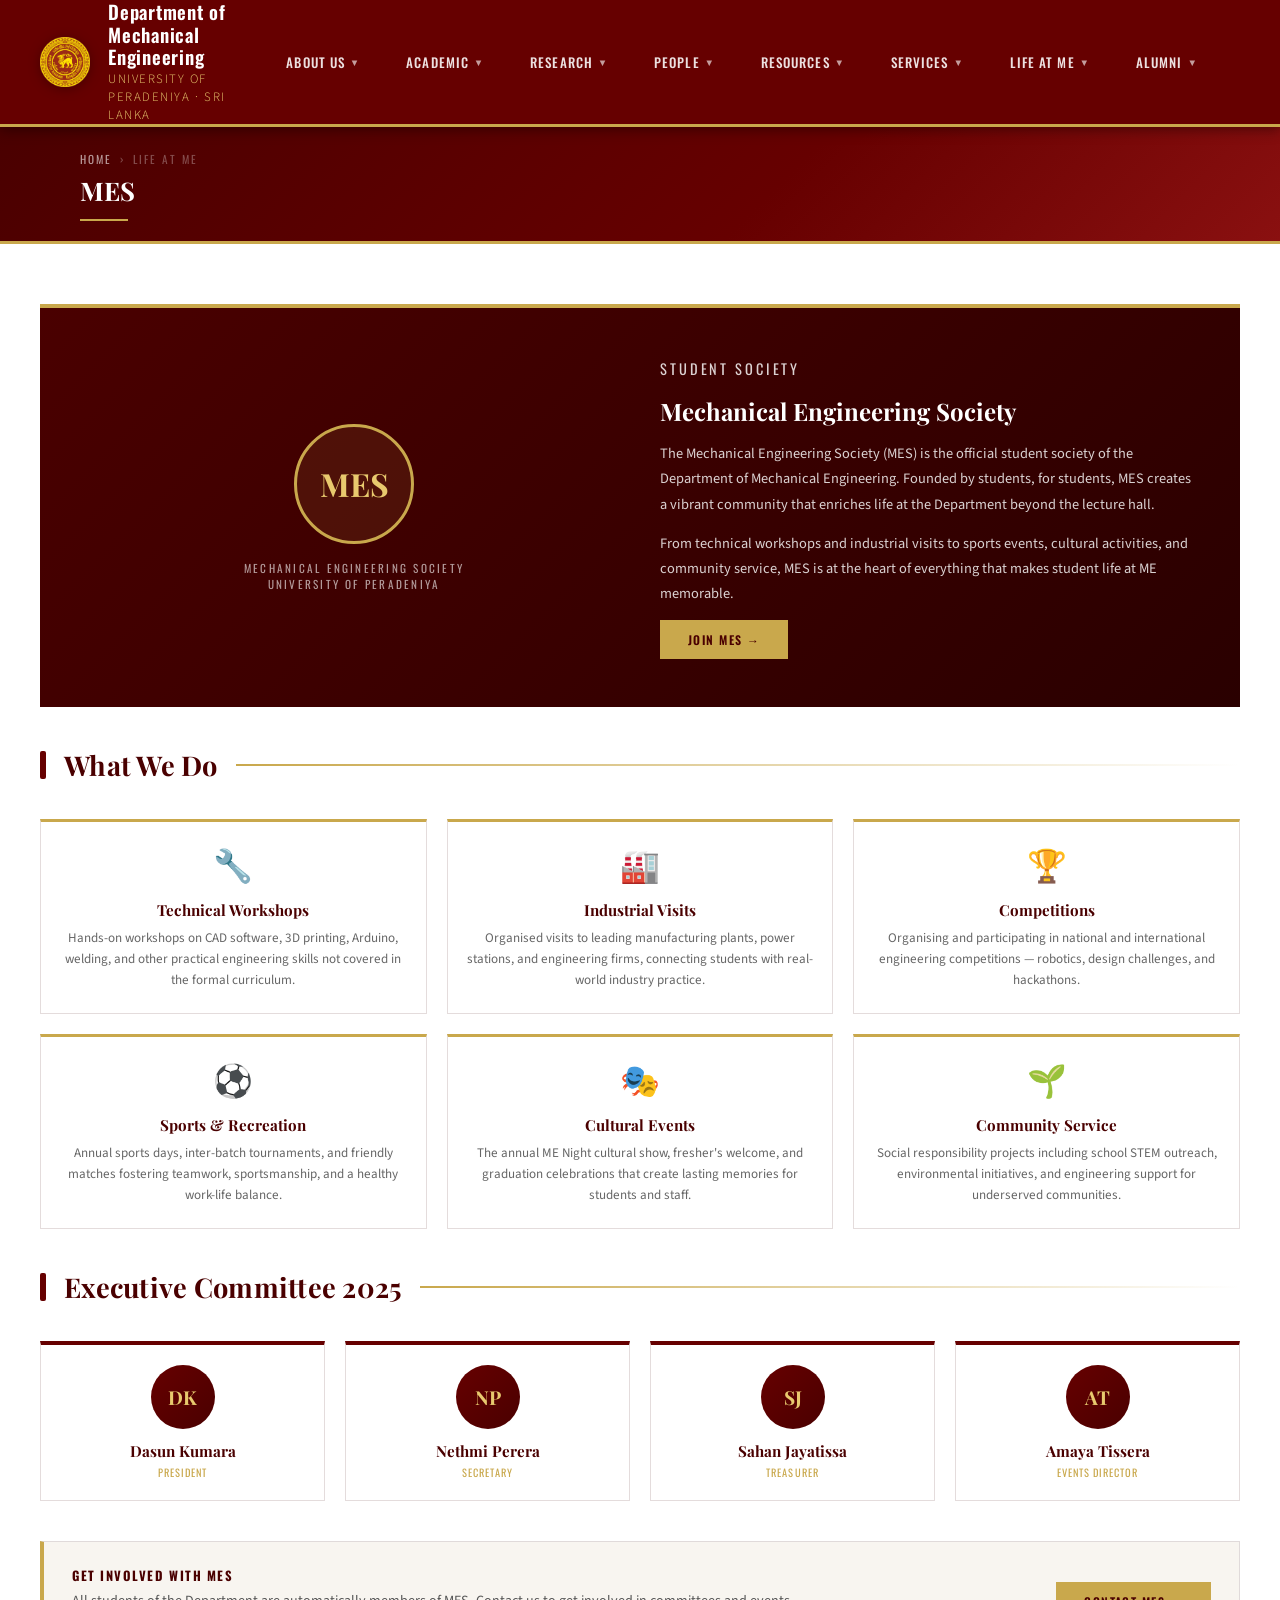
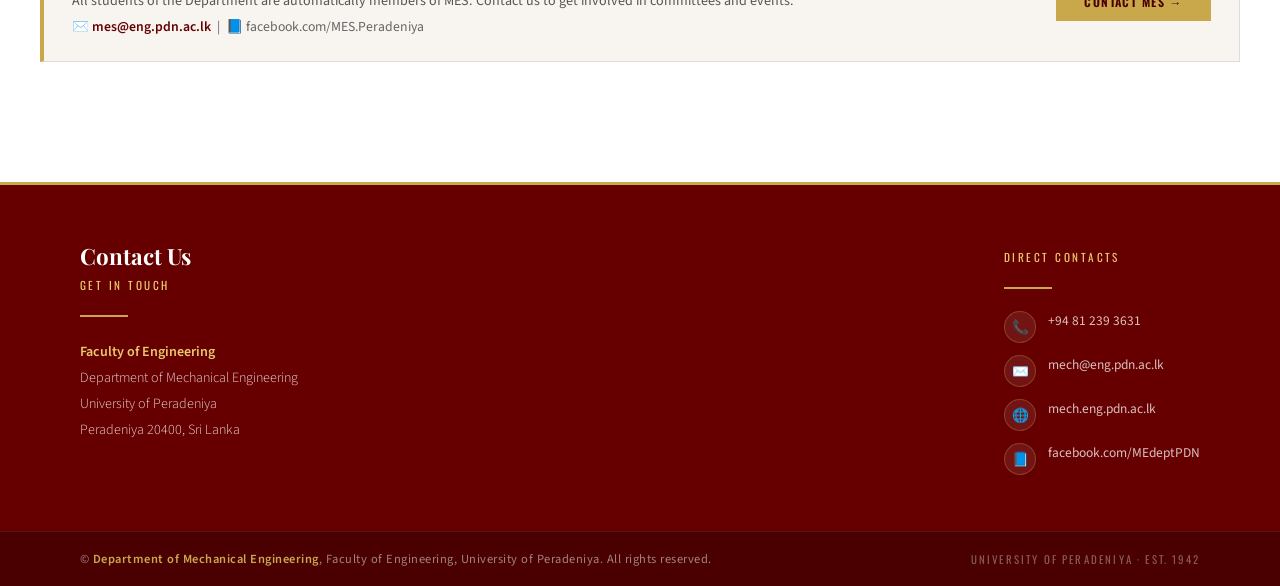
<file: mes.html>
<!DOCTYPE html>
<html lang="en">
<head>
  <meta charset="UTF-8" />
  <meta name="viewport" content="width=device-width, initial-scale=1.0" />
  <title>MES — Department of Mechanical Engineering</title>
  <link rel="icon" type="image/x-icon" href="logo.png">
  <link rel="stylesheet" href="styles.css" />
  <link rel="stylesheet" href="life.css" />
 
</head>
<body>

<!-- HEADER -->
<header class="site-header">
  <img src="logo.png" alt="Department Logo" class="header-logo" />
  <div class="header-name">
    <span class="dept"><a href="index.html">Department of Mechanical Engineering</a></span>
    <span class="univ"><a href="index.html">University of Peradeniya · Sri Lanka</a></span>
  </div>

  <!-- Nav moved inside header -->
  <nav class="navbar" aria-label="Main navigation">
    <div class="nav-container">
        
        
          <div class="menu-toggle" id="mobile-menu">
              <span class="bar"></span>
              <span class="bar"></span>
              <span class="bar"></span>
          </div>

          <div class="nav-menu-wrapper">
              <!-- About Us -->
              <div class="nav-item">
                <span class="nav-link">About Us <span class="arrow">▼</span></span>
                <div class="dropdown">
                    <a href="about.html#overview"       class="dropdown-link">Overview</a>
                    <a href="about.html#history"        class="dropdown-link">History</a>
                    <a href="about.html#vision"         class="dropdown-link">Vision & Mission</a>
                    <a href="about.html#objectives"     class="dropdown-link">Objectives</a>
                    <a href="about.html#accreditation"  class="dropdown-link">Accreditation</a>
                </div>
              </div>

              <!-- Academic -->
              <div class="nav-item">
                <span class="nav-link">Academic <span class="arrow">▼</span></span>
                <div class="dropdown">
                  <a href="academic.html#undergraduate" class="dropdown-link">Undergraduate</a>
                  <a href="academic.html#postgraduate" class="dropdown-link">Postgraduate</a>
                </div>
              </div>

              <!-- Research -->
              <div class="nav-item">
                <span class="nav-link">Research <span class="arrow">▼</span></span>
                <div class="dropdown">
                    <a href="research.html#areas"    class="dropdown-link">Research Areas</a>
                    <a href="research.html#projects" class="dropdown-link">Research Projects</a>
                    <a href="research.html#labs"     class="dropdown-link">Research Labs</a>
                </div>
              </div>

              <!-- People -->
              <div class="nav-item">
                <span class="nav-link">People <span class="arrow">▼</span></span>
                <div class="dropdown">
                    <a href="people.html#academic"    class="dropdown-link">Academic Staff</a>
                    <a href="people.html#nonacademic" class="dropdown-link">Non-Academic Staff</a>
                    <a href="people.html#temporary"   class="dropdown-link">Temporary Staff</a>
                    <a href="people.html#directory"   class="dropdown-link">Directory</a>
                    <a href="people.html#vacancy"     class="dropdown-link">Vacancy</a>
                </div>
              </div>

              <!-- Resources -->
              <div class="nav-item">
                <span class="nav-link">Resources <span class="arrow">▼</span></span>
                <div class="dropdown">
                  <a href="resources.html#journals" class="dropdown-link">Journal Articles</a>
                  <a href="resources.html#conference" class="dropdown-link">Conference Articles</a>
                  <a href="resources.html#books" class="dropdown-link">Magazines / Books</a>
                  <a href="resources.html#bulletin" class="dropdown-link">Research Bulletin</a>
                </div>
              </div>

              <!-- Services -->
              <div class="nav-item">
                <span class="nav-link">Services <span class="arrow">▼</span></span>
                <div class="dropdown">
                  <a href="services.html" class="dropdown-link">Testing &amp; Analysis</a>
                  <a href="services.html" class="dropdown-link">Consultancy</a>
                  <a href="services.html" class="dropdown-link">Workshops</a>
                </div>
              </div>

              <!-- Life at ME -->
              <div class="nav-item">
                <span class="nav-link">Life at ME <span class="arrow">▼</span></span>
                <div class="dropdown">
                  <a href="news.html" class="dropdown-link">News &amp; Events</a>
                  <a href="mes.html" class="dropdown-link">MES</a>
                </div>
              </div>

              <!-- Alumni -->
              <div class="nav-item">
                <span class="nav-link">Alumni <span class="arrow">▼</span></span>
                <div class="dropdown">
                  <a href="alumni.html" class="dropdown-link">Support Us</a>
                  <a href="alumni.html" class="dropdown-link">Join Us</a>
                  <a href="alumni.html" class="dropdown-link">MEP</a>
                  <a href="alumni.html" class="dropdown-link">PEFAA</a>
                </div>
              </div>

          </div>
    </div>
  </nav>
</header>

<!-- PAGE BANNER -->
<div class="page-banner">
  <div class="breadcrumb"><a href="index.html">Home</a><span>›</span><span>Life at ME</span></div>
  <h1>MES</h1>
  <div class="page-banner-line"></div>
</div>

<main class="main-content">
    <!-- MES Hero -->
    <div class="mes-hero">
      <div class="mes-logo-block">
        <div class="mes-logo-circle"><span class="mes-logo-text">MES</span></div>
        <p class="mes-logo-sub">Mechanical Engineering Society<br>University of Peradeniya</p>
      </div>
      <div class="mes-content">
        <p class="mes-content-label">Student Society</p>
        <h2>Mechanical Engineering Society</h2>
        <p>The Mechanical Engineering Society (MES) is the official student society of the Department of Mechanical Engineering. Founded by students, for students, MES creates a vibrant community that enriches life at the Department beyond the lecture hall.</p>
        <p>From technical workshops and industrial visits to sports events, cultural activities, and community service, MES is at the heart of everything that makes student life at ME memorable.</p>
        <a href="#" class="btn-register">Join MES →</a>
      </div>
    </div>

    <!-- Activities -->
    <div class="section-heading"><div class="heading-accent"></div><h2>What We Do</h2><div class="heading-rule"></div></div>

    <div class="mes-activities">
      <div class="mes-activity-card">
        <span class="mes-act-icon">🔧</span>
        <h4>Technical Workshops</h4>
        <p>Hands-on workshops on CAD software, 3D printing, Arduino, welding, and other practical engineering skills not covered in the formal curriculum.</p>
      </div>
      <div class="mes-activity-card">
        <span class="mes-act-icon">🏭</span>
        <h4>Industrial Visits</h4>
        <p>Organised visits to leading manufacturing plants, power stations, and engineering firms, connecting students with real-world industry practice.</p>
      </div>
      <div class="mes-activity-card">
        <span class="mes-act-icon">🏆</span>
        <h4>Competitions</h4>
        <p>Organising and participating in national and international engineering competitions — robotics, design challenges, and hackathons.</p>
      </div>
      <div class="mes-activity-card">
        <span class="mes-act-icon">⚽</span>
        <h4>Sports &amp; Recreation</h4>
        <p>Annual sports days, inter-batch tournaments, and friendly matches fostering teamwork, sportsmanship, and a healthy work-life balance.</p>
      </div>
      <div class="mes-activity-card">
        <span class="mes-act-icon">🎭</span>
        <h4>Cultural Events</h4>
        <p>The annual ME Night cultural show, fresher's welcome, and graduation celebrations that create lasting memories for students and staff.</p>
      </div>
      <div class="mes-activity-card">
        <span class="mes-act-icon">🌱</span>
        <h4>Community Service</h4>
        <p>Social responsibility projects including school STEM outreach, environmental initiatives, and engineering support for underserved communities.</p>
      </div>
    </div>

    <!-- MES Executive -->
    <div class="section-heading"><div class="heading-accent"></div><h2>Executive Committee 2025</h2><div class="heading-rule"></div></div>

    <div style="display:grid;grid-template-columns:repeat(4,1fr);gap:20px;margin-bottom:40px;">
      <div style="background:var(--white);border:1px solid #e4dcdc;border-top:4px solid var(--maroon);padding:20px;text-align:center;">
        <div style="width:64px;height:64px;border-radius:50%;background:linear-gradient(135deg,var(--maroon),var(--maroon-dark));display:flex;align-items:center;justify-content:center;font-family:'Playfair Display',serif;font-size:1.2rem;font-weight:700;color:var(--gold-light);margin:0 auto 12px;">DK</div>
        <p style="font-family:'Playfair Display',serif;font-size:0.95rem;font-weight:700;color:var(--maroon-dark);margin-bottom:4px;">Dasun Kumara</p>
        <p style="font-family:'Oswald',sans-serif;font-size:0.65rem;letter-spacing:0.1em;text-transform:uppercase;color:var(--gold);">President</p>
      </div>
      <div style="background:var(--white);border:1px solid #e4dcdc;border-top:4px solid var(--maroon);padding:20px;text-align:center;">
        <div style="width:64px;height:64px;border-radius:50%;background:linear-gradient(135deg,var(--maroon),var(--maroon-dark));display:flex;align-items:center;justify-content:center;font-family:'Playfair Display',serif;font-size:1.2rem;font-weight:700;color:var(--gold-light);margin:0 auto 12px;">NP</div>
        <p style="font-family:'Playfair Display',serif;font-size:0.95rem;font-weight:700;color:var(--maroon-dark);margin-bottom:4px;">Nethmi Perera</p>
        <p style="font-family:'Oswald',sans-serif;font-size:0.65rem;letter-spacing:0.1em;text-transform:uppercase;color:var(--gold);">Secretary</p>
      </div>
      <div style="background:var(--white);border:1px solid #e4dcdc;border-top:4px solid var(--maroon);padding:20px;text-align:center;">
        <div style="width:64px;height:64px;border-radius:50%;background:linear-gradient(135deg,var(--maroon),var(--maroon-dark));display:flex;align-items:center;justify-content:center;font-family:'Playfair Display',serif;font-size:1.2rem;font-weight:700;color:var(--gold-light);margin:0 auto 12px;">SJ</div>
        <p style="font-family:'Playfair Display',serif;font-size:0.95rem;font-weight:700;color:var(--maroon-dark);margin-bottom:4px;">Sahan Jayatissa</p>
        <p style="font-family:'Oswald',sans-serif;font-size:0.65rem;letter-spacing:0.1em;text-transform:uppercase;color:var(--gold);">Treasurer</p>
      </div>
      <div style="background:var(--white);border:1px solid #e4dcdc;border-top:4px solid var(--maroon);padding:20px;text-align:center;">
        <div style="width:64px;height:64px;border-radius:50%;background:linear-gradient(135deg,var(--maroon),var(--maroon-dark));display:flex;align-items:center;justify-content:center;font-family:'Playfair Display',serif;font-size:1.2rem;font-weight:700;color:var(--gold-light);margin:0 auto 12px;">AT</div>
        <p style="font-family:'Playfair Display',serif;font-size:0.95rem;font-weight:700;color:var(--maroon-dark);margin-bottom:4px;">Amaya Tissera</p>
        <p style="font-family:'Oswald',sans-serif;font-size:0.65rem;letter-spacing:0.1em;text-transform:uppercase;color:var(--gold);">Events Director</p>
      </div>
    </div>

    <!-- Contact MES -->
    <div style="background:var(--off-white);border:1px solid #e0dada;border-left:4px solid var(--gold);padding:24px 28px;display:flex;justify-content:space-between;align-items:center;flex-wrap:wrap;gap:20px;">
      <div>
        <h4 style="font-family:'Oswald',sans-serif;font-size:0.8rem;letter-spacing:0.12em;text-transform:uppercase;color:var(--maroon-dark);margin-bottom:6px;">Get Involved with MES</h4>
        <p style="font-size:0.88rem;color:#555;">All students of the Department are automatically members of MES. Contact us to get involved in committees and events.</p>
        <p style="font-size:0.86rem;color:#666;margin-top:6px;">✉️ <a href="mailto:mes@eng.pdn.ac.lk" style="color:var(--maroon);font-weight:600;">mes@eng.pdn.ac.lk</a> &nbsp;|&nbsp; 📘 facebook.com/MES.Peradeniya</p>
      </div>
      <a href="#" class="btn-register" style="white-space:nowrap;">Contact MES →</a>
    </div>

  </div><!-- /tab-mes -->
</main>
  <!-- FOOTER (simplified — no quick links or resources) -->
<footer>
  <div class="footer-contact" style="grid-template-columns:1fr;">
    <div style="display: flex; justify-content: space-between; align-items: flex-start; width: 100%;">
      <div>
        <p class="contact-heading">Contact Us</p>
        <p class="contact-subheading">Get in Touch</p>
        <div class="contact-rule"></div>
        <div class="contact-block">
          <p><strong>Faculty of Engineering</strong><br>Department of Mechanical Engineering<br>University of Peradeniya<br>Peradeniya 20400, Sri Lanka</p>
        </div>
      </div>
      <div>
        <p class="contact-subheading" style="margin-top:8px;">Direct Contacts</p>
        <div class="contact-rule"></div>
        <div class="footer-contact-info">
          <div class="contact-item"><div class="contact-icon">📞</div><div class="contact-item-text">+94 81 239 3631</div></div>
          <div class="contact-item"><div class="contact-icon">✉️</div><div class="contact-item-text">mech@eng.pdn.ac.lk</div></div>
          <div class="contact-item"><div class="contact-icon">🌐</div><div class="contact-item-text">mech.eng.pdn.ac.lk</div></div>
          <div class="contact-item"><div class="contact-icon">📘</div><div class="contact-item-text">facebook.com/MEdeptPDN</div></div>
        </div>
      </div>
    </div>
  </div>
  <div class="footer-copyright">
    <p class="copyright-text">&copy; <span id="copyrightYear"></span> <span>Department of Mechanical Engineering</span>, Faculty of Engineering, University of Peradeniya. All rights reserved.</p>
    <p class="footer-badge">University of Peradeniya · Est. 1942</p>
  </div>
</footer>


<script>
    document.addEventListener('DOMContentLoaded', () => {
        const menuToggle = document.getElementById('mobile-menu');
        const navWrapper = document.querySelector('.nav-menu-wrapper');

        menuToggle.addEventListener('click', () => {
            // Toggles the visibility of the menu
            navWrapper.classList.toggle('active');
            
            // Optional: Animation for the 3 lines
            menuToggle.classList.toggle('is-active');
        });
    });
</script>

<script>
  // Auto-open tab from URL hash  e.g. academic.html#postgraduate
  (function () {
    const hash = window.location.hash.replace('#', '');
    if (!hash) return;

    // Try main tabs first
    const mainBtn = document.querySelector('[data-tab="' + hash + '"]');
    if (mainBtn) {
      document.querySelectorAll('.tab-btn').forEach(b => b.classList.remove('active'));
      document.querySelectorAll('.tab-panel').forEach(p => p.classList.remove('active'));
      mainBtn.classList.add('active');
      const panel = document.getElementById('tab-' + hash);
      if (panel) panel.classList.add('active');
      return;
    }

    // Try UG inner sub-tabs (academic page only)
    const ugBtn = document.querySelector('[data-ugtab="' + hash + '"]');
    if (ugBtn) {
      document.querySelectorAll('.ug-tab-btn').forEach(b => b.classList.remove('active'));
      document.querySelectorAll('.ug-tab-panel').forEach(p => p.classList.remove('active'));
      ugBtn.classList.add('active');
      const panel = document.getElementById('ugtab-' + hash);
      if (panel) panel.classList.add('active');

      // Also make sure the Undergraduate main tab is active
      const ugMainBtn = document.querySelector('[data-tab="undergraduate"]');
      if (ugMainBtn) ugMainBtn.click();
    }
  })();
</script>
</body>
</html>
</file>
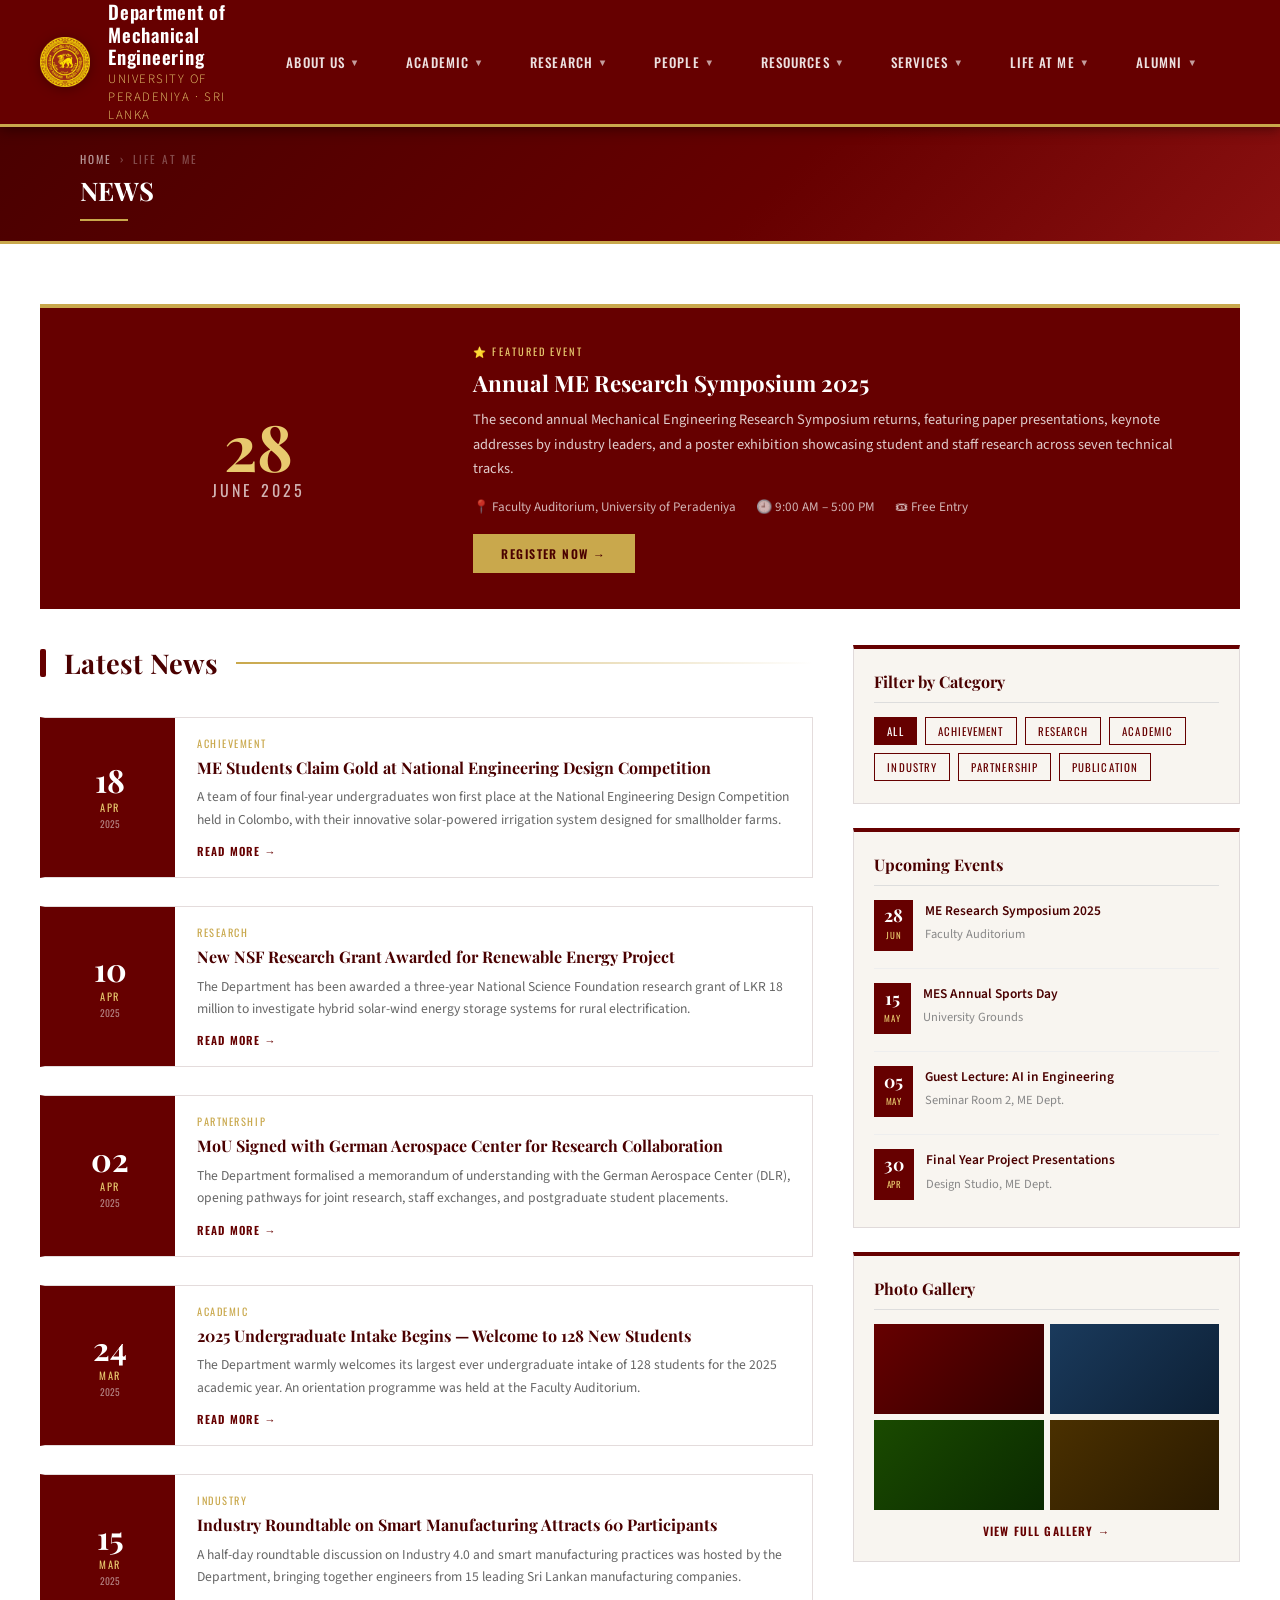
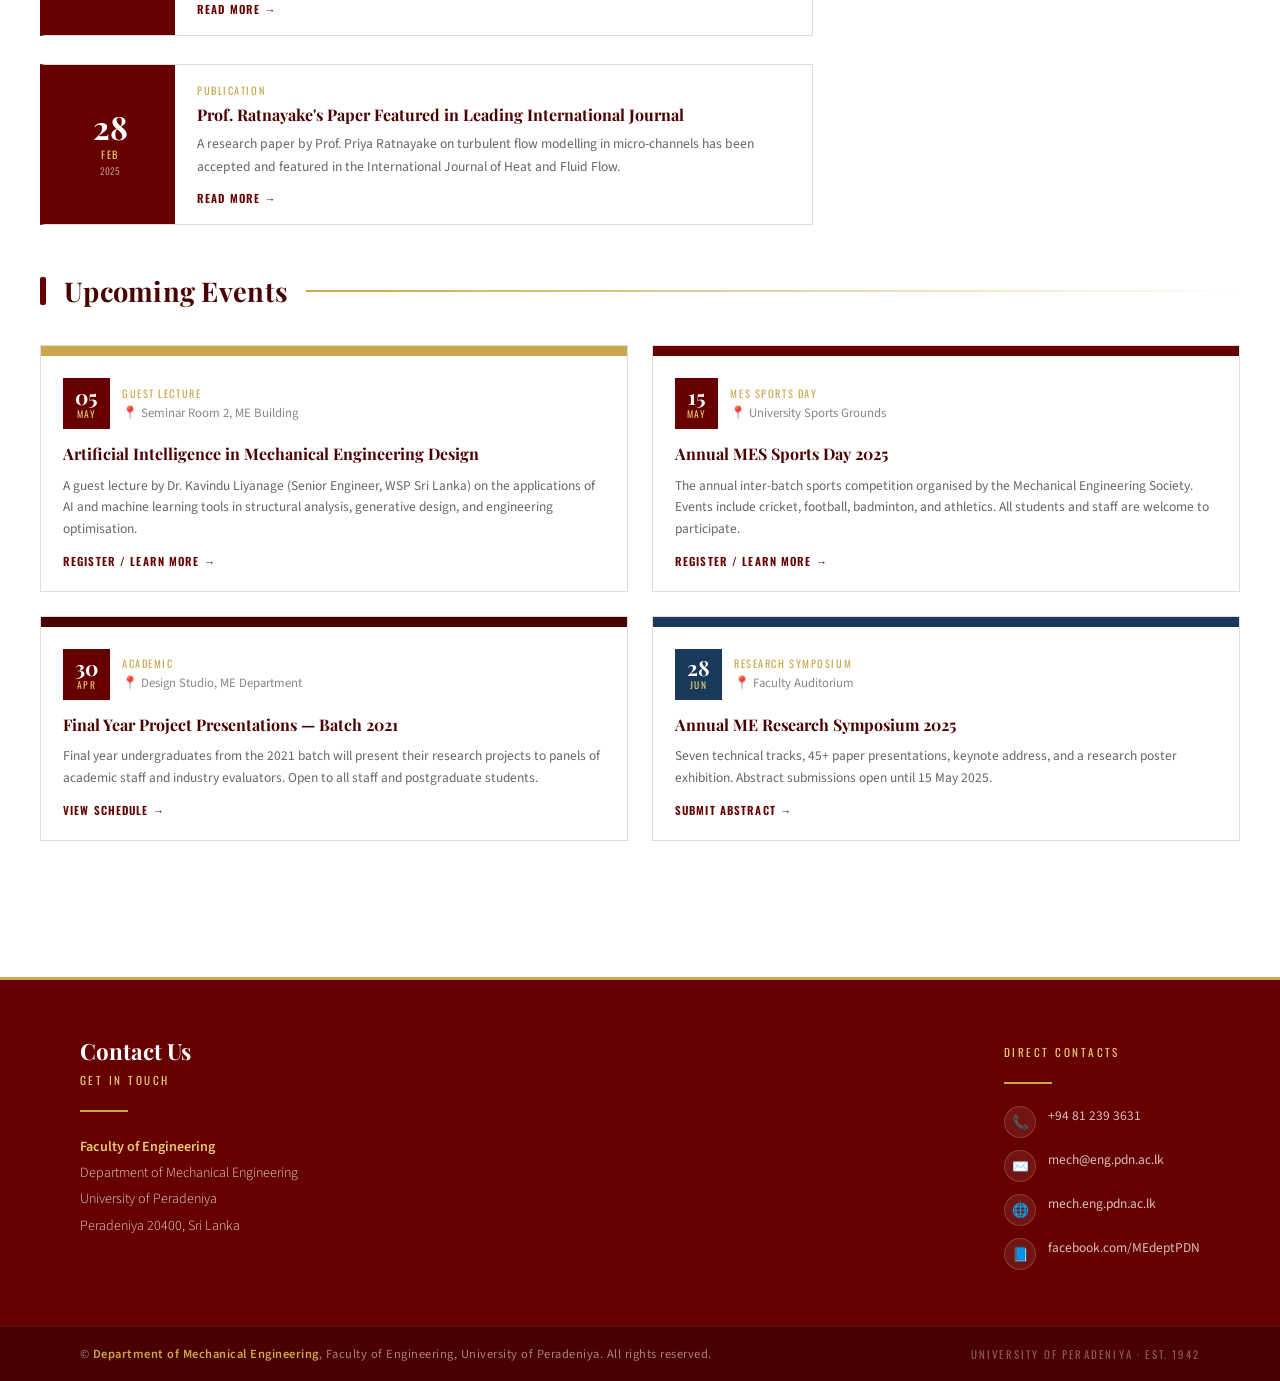
<file: news.html>
<!DOCTYPE html>
<html lang="en">
<head>
  <meta charset="UTF-8" />
  <meta name="viewport" content="width=device-width, initial-scale=1.0" />
  <title>News — Department of Mechanical Engineering</title>
  <link rel="icon" type="image/x-icon" href="logo.png">
  <link rel="stylesheet" href="styles.css" />
  <link rel="stylesheet" href="life.css" />
 
</head>
<body>

<!-- HEADER -->
<header class="site-header">
  <img src="logo.png" alt="Department Logo" class="header-logo" />
  <div class="header-name">
    <span class="dept"><a href="index.html">Department of Mechanical Engineering</a></span>
    <span class="univ"><a href="index.html">University of Peradeniya · Sri Lanka</a></span>
  </div>

  <!-- Nav moved inside header -->
  <nav class="navbar" aria-label="Main navigation">
    <div class="nav-container">
        
        
          <div class="menu-toggle" id="mobile-menu">
              <span class="bar"></span>
              <span class="bar"></span>
              <span class="bar"></span>
          </div>

          <div class="nav-menu-wrapper">
              <!-- About Us -->
              <div class="nav-item">
                <span class="nav-link">About Us <span class="arrow">▼</span></span>
                <div class="dropdown">
                    <a href="about.html#overview"       class="dropdown-link">Overview</a>
                    <a href="about.html#history"        class="dropdown-link">History</a>
                    <a href="about.html#vision"         class="dropdown-link">Vision & Mission</a>
                    <a href="about.html#objectives"     class="dropdown-link">Objectives</a>
                    <a href="about.html#accreditation"  class="dropdown-link">Accreditation</a>
                </div>
              </div>

              <!-- Academic -->
              <div class="nav-item">
                <span class="nav-link">Academic <span class="arrow">▼</span></span>
                <div class="dropdown">
                  <a href="academic.html#undergraduate" class="dropdown-link">Undergraduate</a>
                  <a href="academic.html#postgraduate" class="dropdown-link">Postgraduate</a>
                </div>
              </div>

              <!-- Research -->
              <div class="nav-item">
                <span class="nav-link">Research <span class="arrow">▼</span></span>
                <div class="dropdown">
                    <a href="research.html#areas"    class="dropdown-link">Research Areas</a>
                    <a href="research.html#projects" class="dropdown-link">Research Projects</a>
                    <a href="research.html#labs"     class="dropdown-link">Research Labs</a>
                </div>
              </div>

              <!-- People -->
              <div class="nav-item">
                <span class="nav-link">People <span class="arrow">▼</span></span>
                <div class="dropdown">
                    <a href="people.html#academic"    class="dropdown-link">Academic Staff</a>
                    <a href="people.html#nonacademic" class="dropdown-link">Non-Academic Staff</a>
                    <a href="people.html#temporary"   class="dropdown-link">Temporary Staff</a>
                    <a href="people.html#directory"   class="dropdown-link">Directory</a>
                    <a href="people.html#vacancy"     class="dropdown-link">Vacancy</a>
                </div>
              </div>

              <!-- Resources -->
              <div class="nav-item">
                <span class="nav-link">Resources <span class="arrow">▼</span></span>
                <div class="dropdown">
                  <a href="resources.html#journals" class="dropdown-link">Journal Articles</a>
                  <a href="resources.html#conference" class="dropdown-link">Conference Articles</a>
                  <a href="resources.html#books" class="dropdown-link">Magazines / Books</a>
                  <a href="resources.html#bulletin" class="dropdown-link">Research Bulletin</a>
                </div>
              </div>

              <!-- Services -->
              <div class="nav-item">
                <span class="nav-link">Services <span class="arrow">▼</span></span>
                <div class="dropdown">
                  <a href="services.html" class="dropdown-link">Testing &amp; Analysis</a>
                  <a href="services.html" class="dropdown-link">Consultancy</a>
                  <a href="services.html" class="dropdown-link">Workshops</a>
                </div>
              </div>

              <!-- Life at ME -->
              <div class="nav-item">
                <span class="nav-link">Life at ME <span class="arrow">▼</span></span>
                <div class="dropdown">
                  <a href="news.html" class="dropdown-link">News &amp; Events</a>
                  <a href="mes.html" class="dropdown-link">MES</a>
                </div>
              </div>

              <!-- Alumni -->
              <div class="nav-item">
                <span class="nav-link">Alumni <span class="arrow">▼</span></span>
                <div class="dropdown">
                  <a href="alumni.html" class="dropdown-link">Support Us</a>
                  <a href="alumni.html" class="dropdown-link">Join Us</a>
                  <a href="alumni.html" class="dropdown-link">MEP</a>
                  <a href="alumni.html" class="dropdown-link">PEFAA</a>
                </div>
              </div>

          </div>
    </div>
  </nav>
</header>

<!-- PAGE BANNER -->
<div class="page-banner">
  <div class="breadcrumb"><a href="index.html">Home</a><span>›</span><span>Life at ME</span></div>
  <h1>NEWS</h1>
  <div class="page-banner-line"></div>
</div>

<!-- MAIN -->
<main class="main-content">

  
  <div class="tab-panel active" id="tab-news">

    <!-- Featured Event -->
    <div class="featured-event">
      <div class="featured-date-block">
        <div class="featured-day">28</div>
        <div class="featured-month">June 2025</div>
      </div>
      <div class="featured-content">
        <p class="featured-label">⭐ Featured Event</p>
        <h2 class="featured-title">Annual ME Research Symposium 2025</h2>
        <p class="featured-desc">The second annual Mechanical Engineering Research Symposium returns, featuring paper presentations, keynote addresses by industry leaders, and a poster exhibition showcasing student and staff research across seven technical tracks.</p>
        <div style="display:flex;gap:20px;margin-bottom:18px;flex-wrap:wrap;">
          <span style="font-size:0.82rem;color:rgba(255,255,255,0.7);">📍 Faculty Auditorium, University of Peradeniya</span>
          <span style="font-size:0.82rem;color:rgba(255,255,255,0.7);">🕘 9:00 AM – 5:00 PM</span>
          <span style="font-size:0.82rem;color:rgba(255,255,255,0.7);">🎟 Free Entry</span>
        </div>
        <a href="#" class="btn-register">Register Now →</a>
      </div>
    </div>

    <div class="news-full-grid">

      <!-- News List -->
      <div>
        <div class="section-heading"><div class="heading-accent"></div><h2>Latest News</h2><div class="heading-rule"></div></div>

        <div class="news-list">

          <div class="news-item">
            <div class="news-item-date-block"><span class="news-day">18</span><span class="news-month">Apr</span><span class="news-year">2025</span></div>
            <div class="news-item-body">
              <p class="news-category">Achievement</p>
              <h3 class="news-item-title">ME Students Claim Gold at National Engineering Design Competition</h3>
              <p class="news-item-excerpt">A team of four final-year undergraduates won first place at the National Engineering Design Competition held in Colombo, with their innovative solar-powered irrigation system designed for smallholder farms.</p>
              <a href="#" class="news-read-more">Read More →</a>
            </div>
          </div>

          <div class="news-item">
            <div class="news-item-date-block"><span class="news-day">10</span><span class="news-month">Apr</span><span class="news-year">2025</span></div>
            <div class="news-item-body">
              <p class="news-category">Research</p>
              <h3 class="news-item-title">New NSF Research Grant Awarded for Renewable Energy Project</h3>
              <p class="news-item-excerpt">The Department has been awarded a three-year National Science Foundation research grant of LKR 18 million to investigate hybrid solar-wind energy storage systems for rural electrification.</p>
              <a href="#" class="news-read-more">Read More →</a>
            </div>
          </div>

          <div class="news-item">
            <div class="news-item-date-block"><span class="news-day">02</span><span class="news-month">Apr</span><span class="news-year">2025</span></div>
            <div class="news-item-body">
              <p class="news-category">Partnership</p>
              <h3 class="news-item-title">MoU Signed with German Aerospace Center for Research Collaboration</h3>
              <p class="news-item-excerpt">The Department formalised a memorandum of understanding with the German Aerospace Center (DLR), opening pathways for joint research, staff exchanges, and postgraduate student placements.</p>
              <a href="#" class="news-read-more">Read More →</a>
            </div>
          </div>

          <div class="news-item">
            <div class="news-item-date-block"><span class="news-day">24</span><span class="news-month">Mar</span><span class="news-year">2025</span></div>
            <div class="news-item-body">
              <p class="news-category">Academic</p>
              <h3 class="news-item-title">2025 Undergraduate Intake Begins — Welcome to 128 New Students</h3>
              <p class="news-item-excerpt">The Department warmly welcomes its largest ever undergraduate intake of 128 students for the 2025 academic year. An orientation programme was held at the Faculty Auditorium.</p>
              <a href="#" class="news-read-more">Read More →</a>
            </div>
          </div>

          <div class="news-item">
            <div class="news-item-date-block"><span class="news-day">15</span><span class="news-month">Mar</span><span class="news-year">2025</span></div>
            <div class="news-item-body">
              <p class="news-category">Industry</p>
              <h3 class="news-item-title">Industry Roundtable on Smart Manufacturing Attracts 60 Participants</h3>
              <p class="news-item-excerpt">A half-day roundtable discussion on Industry 4.0 and smart manufacturing practices was hosted by the Department, bringing together engineers from 15 leading Sri Lankan manufacturing companies.</p>
              <a href="#" class="news-read-more">Read More →</a>
            </div>
          </div>

          <div class="news-item">
            <div class="news-item-date-block"><span class="news-day">28</span><span class="news-month">Feb</span><span class="news-year">2025</span></div>
            <div class="news-item-body">
              <p class="news-category">Publication</p>
              <h3 class="news-item-title">Prof. Ratnayake's Paper Featured in Leading International Journal</h3>
              <p class="news-item-excerpt">A research paper by Prof. Priya Ratnayake on turbulent flow modelling in micro-channels has been accepted and featured in the International Journal of Heat and Fluid Flow.</p>
              <a href="#" class="news-read-more">Read More →</a>
            </div>
          </div>

        </div>
      </div>

      <!-- Sidebar -->
      <aside class="news-sidebar">

        <div class="sidebar-card">
          <h3>Filter by Category</h3>
          <div class="category-tags">
            <span class="cat-tag active" onclick="filterNews(this,'all')">All</span>
            <span class="cat-tag" onclick="filterNews(this,'achievement')">Achievement</span>
            <span class="cat-tag" onclick="filterNews(this,'research')">Research</span>
            <span class="cat-tag" onclick="filterNews(this,'academic')">Academic</span>
            <span class="cat-tag" onclick="filterNews(this,'industry')">Industry</span>
            <span class="cat-tag" onclick="filterNews(this,'partnership')">Partnership</span>
            <span class="cat-tag" onclick="filterNews(this,'publication')">Publication</span>
          </div>
        </div>

        <div class="sidebar-card">
          <h3>Upcoming Events</h3>
          <div style="display:flex;flex-direction:column;gap:14px;">
            <div style="display:flex;gap:12px;align-items:flex-start;padding-bottom:12px;border-bottom:1px solid #eee;">
              <div style="background:var(--maroon);color:#fff;padding:6px 10px;text-align:center;flex-shrink:0;"><span style="font-family:'Playfair Display',serif;font-size:1.1rem;font-weight:700;display:block;line-height:1;">28</span><span style="font-family:'Oswald',sans-serif;font-size:0.55rem;letter-spacing:0.1em;text-transform:uppercase;color:var(--gold-light);">Jun</span></div>
              <div><p style="font-size:0.84rem;font-weight:600;color:var(--maroon-dark);margin-bottom:2px;">ME Research Symposium 2025</p><p style="font-size:0.78rem;color:#888;">Faculty Auditorium</p></div>
            </div>
            <div style="display:flex;gap:12px;align-items:flex-start;padding-bottom:12px;border-bottom:1px solid #eee;">
              <div style="background:var(--maroon);color:#fff;padding:6px 10px;text-align:center;flex-shrink:0;"><span style="font-family:'Playfair Display',serif;font-size:1.1rem;font-weight:700;display:block;line-height:1;">15</span><span style="font-family:'Oswald',sans-serif;font-size:0.55rem;letter-spacing:0.1em;text-transform:uppercase;color:var(--gold-light);">May</span></div>
              <div><p style="font-size:0.84rem;font-weight:600;color:var(--maroon-dark);margin-bottom:2px;">MES Annual Sports Day</p><p style="font-size:0.78rem;color:#888;">University Grounds</p></div>
            </div>
            <div style="display:flex;gap:12px;align-items:flex-start;padding-bottom:12px;border-bottom:1px solid #eee;">
              <div style="background:var(--maroon);color:#fff;padding:6px 10px;text-align:center;flex-shrink:0;"><span style="font-family:'Playfair Display',serif;font-size:1.1rem;font-weight:700;display:block;line-height:1;">05</span><span style="font-family:'Oswald',sans-serif;font-size:0.55rem;letter-spacing:0.1em;text-transform:uppercase;color:var(--gold-light);">May</span></div>
              <div><p style="font-size:0.84rem;font-weight:600;color:var(--maroon-dark);margin-bottom:2px;">Guest Lecture: AI in Engineering</p><p style="font-size:0.78rem;color:#888;">Seminar Room 2, ME Dept.</p></div>
            </div>
            <div style="display:flex;gap:12px;align-items:flex-start;">
              <div style="background:var(--maroon);color:#fff;padding:6px 10px;text-align:center;flex-shrink:0;"><span style="font-family:'Playfair Display',serif;font-size:1.1rem;font-weight:700;display:block;line-height:1;">30</span><span style="font-family:'Oswald',sans-serif;font-size:0.55rem;letter-spacing:0.1em;text-transform:uppercase;color:var(--gold-light);">Apr</span></div>
              <div><p style="font-size:0.84rem;font-weight:600;color:var(--maroon-dark);margin-bottom:2px;">Final Year Project Presentations</p><p style="font-size:0.78rem;color:#888;">Design Studio, ME Dept.</p></div>
            </div>
          </div>
        </div>

        <div class="sidebar-card">
          <h3>Photo Gallery</h3>
          <div class="gallery-strip" style="grid-template-columns:1fr 1fr;gap:6px;margin-bottom:0;">
            <div class="gallery-thumb" data-label="Symposium 2024" style="height:90px;"></div>
            <div class="gallery-thumb" data-label="Lab Opening" style="height:90px;"></div>
            <div class="gallery-thumb" data-label="Design Expo" style="height:90px;"></div>
            <div class="gallery-thumb" data-label="Sports Day" style="height:90px;"></div>
          </div>
          <a href="#" style="display:block;text-align:center;margin-top:12px;font-family:'Oswald',sans-serif;font-size:0.72rem;letter-spacing:0.1em;text-transform:uppercase;color:var(--maroon);font-weight:600;">View Full Gallery →</a>
        </div>

      </aside>
    </div>

    <!-- Upcoming Events -->
    <div class="section-heading" style="margin-top:48px;"><div class="heading-accent"></div><h2>Upcoming Events</h2><div class="heading-rule"></div></div>

    <div class="events-grid">

      <div class="event-card">
        <div class="event-card-banner gold"></div>
        <div class="event-card-body">
          <div class="event-date-row">
            <div class="event-date-badge"><span class="eday">05</span><span class="emon">May</span></div>
            <div class="event-meta-info"><p class="event-type">Guest Lecture</p><p class="event-venue">📍 Seminar Room 2, ME Building</p></div>
          </div>
          <h3 class="event-title">Artificial Intelligence in Mechanical Engineering Design</h3>
          <p class="event-desc">A guest lecture by Dr. Kavindu Liyanage (Senior Engineer, WSP Sri Lanka) on the applications of AI and machine learning tools in structural analysis, generative design, and engineering optimisation.</p>
          <a href="#" class="event-link">Register / Learn More →</a>
        </div>
      </div>

      <div class="event-card">
        <div class="event-card-banner"></div>
        <div class="event-card-body">
          <div class="event-date-row">
            <div class="event-date-badge"><span class="eday">15</span><span class="emon">May</span></div>
            <div class="event-meta-info"><p class="event-type">MES Sports Day</p><p class="event-venue">📍 University Sports Grounds</p></div>
          </div>
          <h3 class="event-title">Annual MES Sports Day 2025</h3>
          <p class="event-desc">The annual inter-batch sports competition organised by the Mechanical Engineering Society. Events include cricket, football, badminton, and athletics. All students and staff are welcome to participate.</p>
          <a href="#" class="event-link">Register / Learn More →</a>
        </div>
      </div>

      <div class="event-card">
        <div class="event-card-banner dark"></div>
        <div class="event-card-body">
          <div class="event-date-row">
            <div class="event-date-badge"><span class="eday">30</span><span class="emon">Apr</span></div>
            <div class="event-meta-info"><p class="event-type">Academic</p><p class="event-venue">📍 Design Studio, ME Department</p></div>
          </div>
          <h3 class="event-title">Final Year Project Presentations — Batch 2021</h3>
          <p class="event-desc">Final year undergraduates from the 2021 batch will present their research projects to panels of academic staff and industry evaluators. Open to all staff and postgraduate students.</p>
          <a href="#" class="event-link">View Schedule →</a>
        </div>
      </div>

      <div class="event-card">
        <div class="event-card-banner blue"></div>
        <div class="event-card-body">
          <div class="event-date-row">
            <div class="event-date-badge" style="background:#1a3a5c;"><span class="eday">28</span><span class="emon">Jun</span></div>
            <div class="event-meta-info"><p class="event-type">Research Symposium</p><p class="event-venue">📍 Faculty Auditorium</p></div>
          </div>
          <h3 class="event-title">Annual ME Research Symposium 2025</h3>
          <p class="event-desc">Seven technical tracks, 45+ paper presentations, keynote address, and a research poster exhibition. Abstract submissions open until 15 May 2025.</p>
          <a href="#" class="event-link">Submit Abstract →</a>
        </div>
      </div>

    </div>

  </div><!-- /tab-news -->
  
  
  
</main>

<!-- FOOTER (simplified — no quick links or resources) -->
<footer>
  <div class="footer-contact" style="grid-template-columns:1fr;">
    <div style="display: flex; justify-content: space-between; align-items: flex-start; width: 100%;">
      <div>
        <p class="contact-heading">Contact Us</p>
        <p class="contact-subheading">Get in Touch</p>
        <div class="contact-rule"></div>
        <div class="contact-block">
          <p><strong>Faculty of Engineering</strong><br>Department of Mechanical Engineering<br>University of Peradeniya<br>Peradeniya 20400, Sri Lanka</p>
        </div>
      </div>
      <div>
        <p class="contact-subheading" style="margin-top:8px;">Direct Contacts</p>
        <div class="contact-rule"></div>
        <div class="footer-contact-info">
          <div class="contact-item"><div class="contact-icon">📞</div><div class="contact-item-text">+94 81 239 3631</div></div>
          <div class="contact-item"><div class="contact-icon">✉️</div><div class="contact-item-text">mech@eng.pdn.ac.lk</div></div>
          <div class="contact-item"><div class="contact-icon">🌐</div><div class="contact-item-text">mech.eng.pdn.ac.lk</div></div>
          <div class="contact-item"><div class="contact-icon">📘</div><div class="contact-item-text">facebook.com/MEdeptPDN</div></div>
        </div>
      </div>
    </div>
  </div>
  <div class="footer-copyright">
    <p class="copyright-text">&copy; <span id="copyrightYear"></span> <span>Department of Mechanical Engineering</span>, Faculty of Engineering, University of Peradeniya. All rights reserved.</p>
    <p class="footer-badge">University of Peradeniya · Est. 1942</p>
  </div>
</footer>


<script>
    document.addEventListener('DOMContentLoaded', () => {
        const menuToggle = document.getElementById('mobile-menu');
        const navWrapper = document.querySelector('.nav-menu-wrapper');

        menuToggle.addEventListener('click', () => {
            // Toggles the visibility of the menu
            navWrapper.classList.toggle('active');
            
            // Optional: Animation for the 3 lines
            menuToggle.classList.toggle('is-active');
        });
    });
</script>

<script>
  // Auto-open tab from URL hash  e.g. academic.html#postgraduate
  (function () {
    const hash = window.location.hash.replace('#', '');
    if (!hash) return;

    // Try main tabs first
    const mainBtn = document.querySelector('[data-tab="' + hash + '"]');
    if (mainBtn) {
      document.querySelectorAll('.tab-btn').forEach(b => b.classList.remove('active'));
      document.querySelectorAll('.tab-panel').forEach(p => p.classList.remove('active'));
      mainBtn.classList.add('active');
      const panel = document.getElementById('tab-' + hash);
      if (panel) panel.classList.add('active');
      return;
    }

    // Try UG inner sub-tabs (academic page only)
    const ugBtn = document.querySelector('[data-ugtab="' + hash + '"]');
    if (ugBtn) {
      document.querySelectorAll('.ug-tab-btn').forEach(b => b.classList.remove('active'));
      document.querySelectorAll('.ug-tab-panel').forEach(p => p.classList.remove('active'));
      ugBtn.classList.add('active');
      const panel = document.getElementById('ugtab-' + hash);
      if (panel) panel.classList.add('active');

      // Also make sure the Undergraduate main tab is active
      const ugMainBtn = document.querySelector('[data-tab="undergraduate"]');
      if (ugMainBtn) ugMainBtn.click();
    }
  })();
</script>
</body>
</html>
</file>
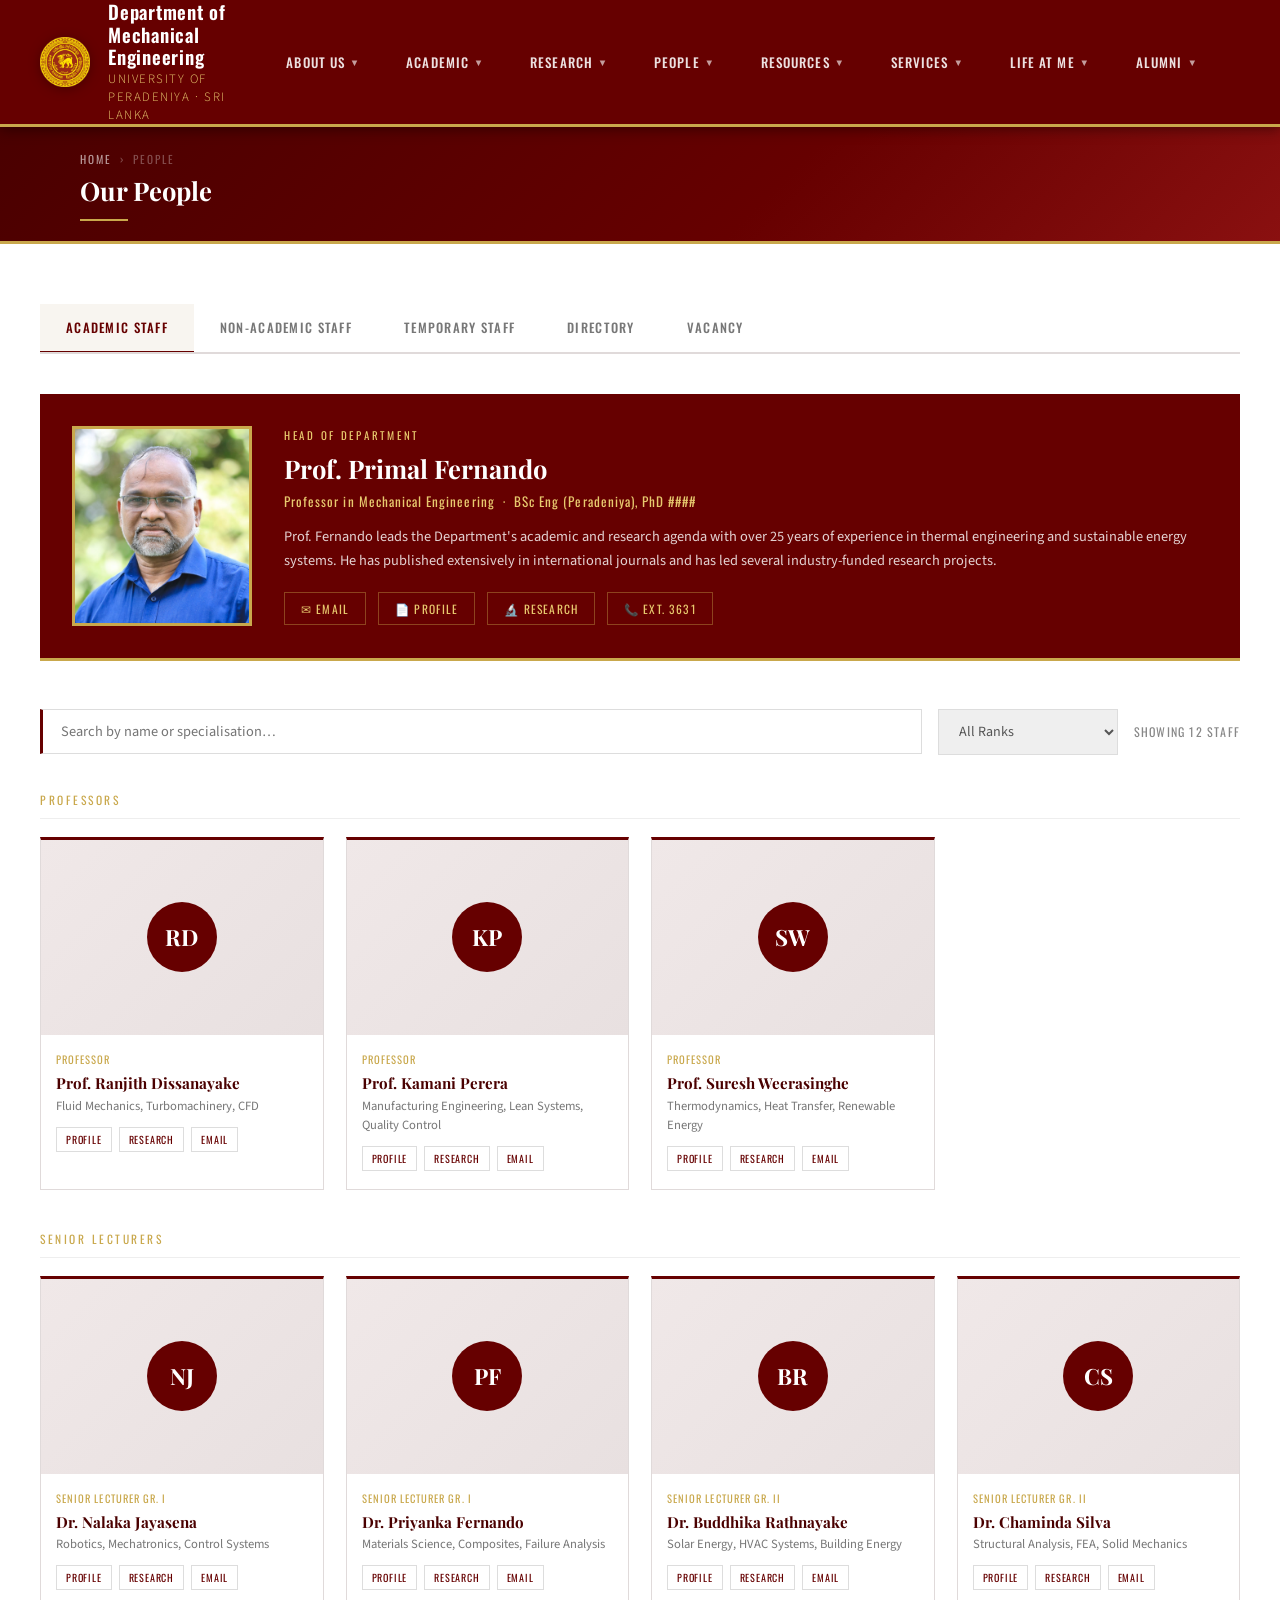
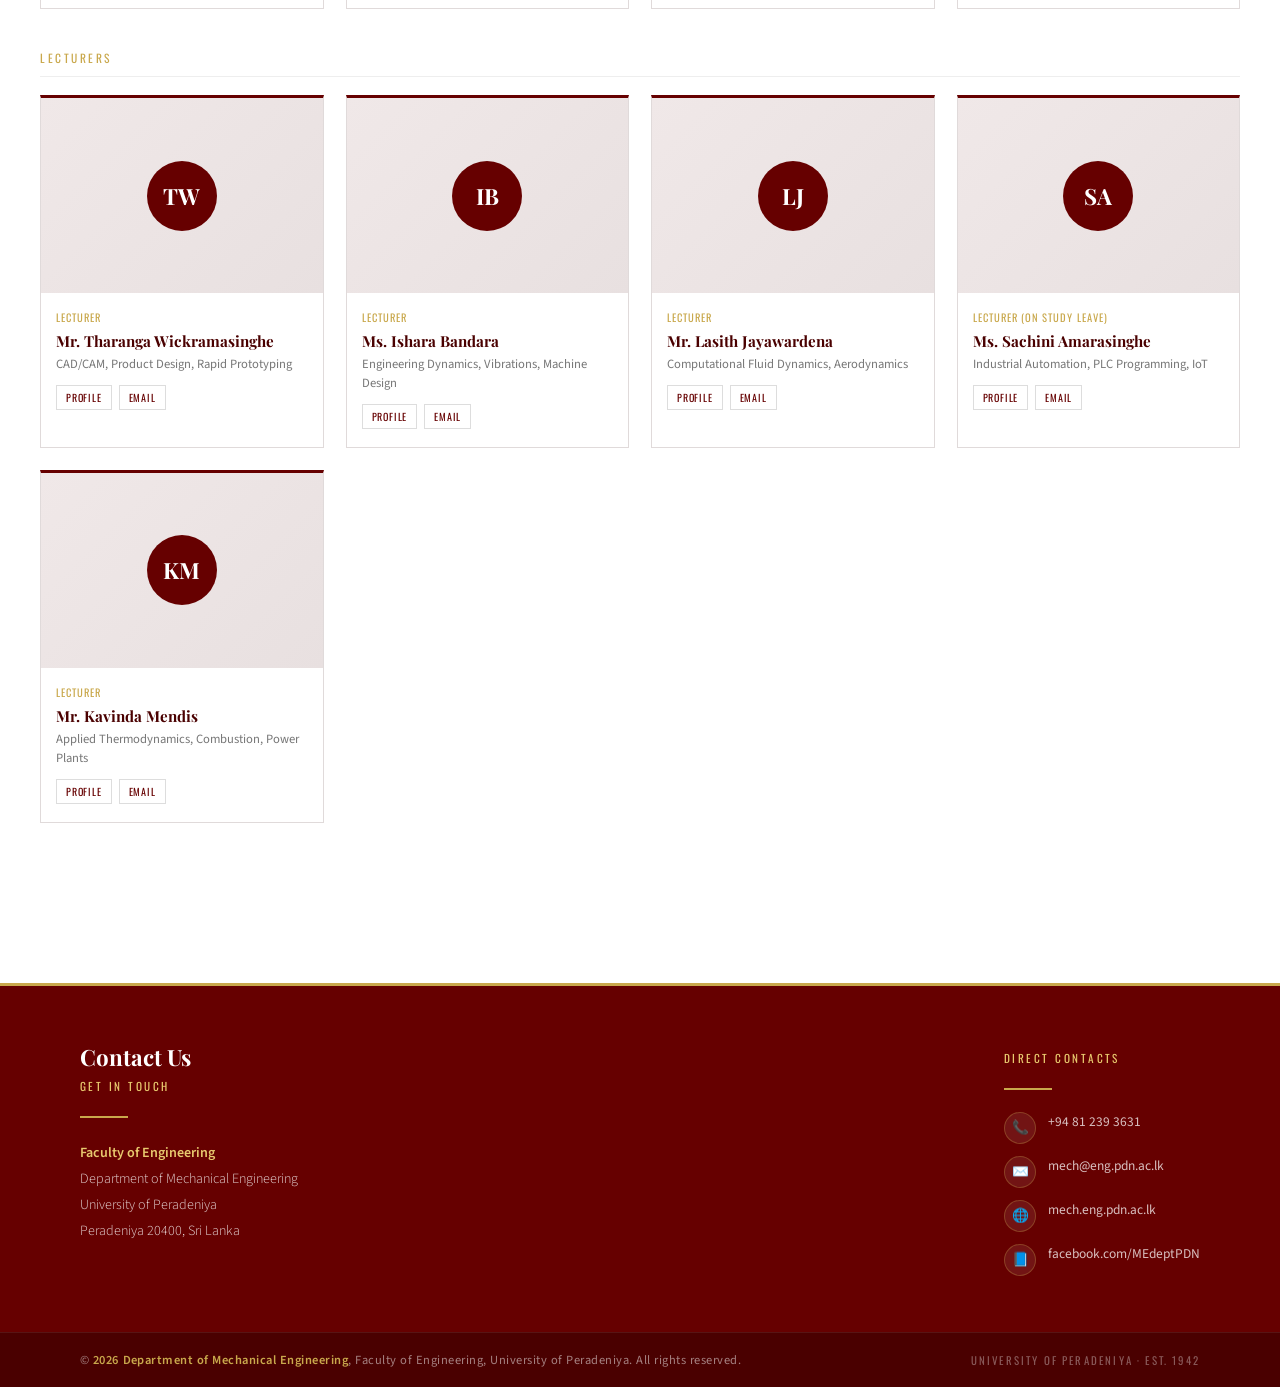
<file: people.html>
<!DOCTYPE html>
<html lang="en">
<head>
  <meta charset="UTF-8" />
  <meta name="viewport" content="width=device-width, initial-scale=1.0" />
  <title>People — Department of Mechanical Engineering</title>
  <link rel="icon" type="image/x-icon" href="logo.png">
  <link rel="stylesheet" href="styles.css" />
  <link rel="stylesheet" href="people.css" />

</head>
<body>

<!-- HEADER -->
<header class="site-header">
  <img src="logo.png" alt="Department Logo" class="header-logo" />
  <div class="header-name">
    <span class="dept"><a href="index.html">Department of Mechanical Engineering</a></span>
    <span class="univ"><a href="index.html">University of Peradeniya · Sri Lanka</a></span>
  </div>

  <!-- Nav moved inside header -->
  <nav class="navbar" aria-label="Main navigation">
    <div class="nav-container">
        
        
          <div class="menu-toggle" id="mobile-menu">
              <span class="bar"></span>
              <span class="bar"></span>
              <span class="bar"></span>
          </div>

          <div class="nav-menu-wrapper">
              <!-- About Us -->
              <div class="nav-item">
                <span class="nav-link">About Us <span class="arrow">▼</span></span>
                <div class="dropdown">
                    <a href="about.html#overview"       class="dropdown-link">Overview</a>
                    <a href="about.html#history"        class="dropdown-link">History</a>
                    <a href="about.html#vision"         class="dropdown-link">Vision & Mission</a>
                    <a href="about.html#objectives"     class="dropdown-link">Objectives</a>
                    <a href="about.html#accreditation"  class="dropdown-link">Accreditation</a>
                </div>
              </div>

              <!-- Academic -->
              <div class="nav-item">
                <span class="nav-link">Academic <span class="arrow">▼</span></span>
                <div class="dropdown">
                  <a href="academic.html#undergraduate" class="dropdown-link">Undergraduate</a>
                  <a href="academic.html#postgraduate" class="dropdown-link">Postgraduate</a>
                </div>
              </div>

              <!-- Research -->
              <div class="nav-item">
                <span class="nav-link">Research <span class="arrow">▼</span></span>
                <div class="dropdown">
                    <a href="research.html#areas"    class="dropdown-link">Research Areas</a>
                    <a href="research.html#projects" class="dropdown-link">Research Projects</a>
                    <a href="research.html#labs"     class="dropdown-link">Research Labs</a>
                </div>
              </div>

              <!-- People -->
              <div class="nav-item">
                <span class="nav-link">People <span class="arrow">▼</span></span>
                <div class="dropdown">
                    <a href="people.html#academic"    class="dropdown-link">Academic Staff</a>
                    <a href="people.html#nonacademic" class="dropdown-link">Non-Academic Staff</a>
                    <a href="people.html#temporary"   class="dropdown-link">Temporary Staff</a>
                    <a href="people.html#directory"   class="dropdown-link">Directory</a>
                    <a href="people.html#vacancy"     class="dropdown-link">Vacancy</a>
                </div>
              </div>

              <!-- Resources -->
              <div class="nav-item">
                <span class="nav-link">Resources <span class="arrow">▼</span></span>
                <div class="dropdown">
                  <a href="resources.html#journals" class="dropdown-link">Journal Articles</a>
                  <a href="resources.html#conference" class="dropdown-link">Conference Articles</a>
                  <a href="resources.html#books" class="dropdown-link">Magazines / Books</a>
                  <a href="resources.html#bulletin" class="dropdown-link">Research Bulletin</a>
                </div>
              </div>

              <!-- Services -->
              <div class="nav-item">
                <span class="nav-link">Services <span class="arrow">▼</span></span>
                <div class="dropdown">
                  <a href="services.html" class="dropdown-link">Testing &amp; Analysis</a>
                  <a href="services.html" class="dropdown-link">Consultancy</a>
                  <a href="services.html" class="dropdown-link">Workshops</a>
                </div>
              </div>

              <!-- Life at ME -->
              <div class="nav-item">
                <span class="nav-link">Life at ME <span class="arrow">▼</span></span>
                <div class="dropdown">
                  <a href="news.html" class="dropdown-link">News &amp; Events</a>
                  <a href="mes.html" class="dropdown-link">MES</a>
                </div>
              </div>

              <!-- Alumni -->
              <div class="nav-item">
                <span class="nav-link">Alumni <span class="arrow">▼</span></span>
                <div class="dropdown">
                  <a href="alumni.html" class="dropdown-link">Support Us</a>
                  <a href="alumni.html" class="dropdown-link">Join Us</a>
                  <a href="alumni.html" class="dropdown-link">MEP</a>
                  <a href="alumni.html" class="dropdown-link">PEFAA</a>
                </div>
              </div>

          </div>
    </div>
  </nav>
</header>
<!-- PAGE BANNER -->
<div class="page-banner">
  <div class="breadcrumb">
    <a href="index.html">Home</a><span>›</span><span>People</span>
  </div>
  <h1>Our People</h1>
  <div class="page-banner-line"></div>
</div>

<!-- MAIN -->
<main class="main-content">

  <div class="about-tabs">
    <button class="tab-btn active" data-tab="academic">Academic Staff</button>
    <button class="tab-btn" data-tab="nonacademic">Non-Academic Staff</button>
    <button class="tab-btn" data-tab="temporary">Temporary Staff</button>
    <button class="tab-btn" data-tab="directory">Directory</button>
    <button class="tab-btn" data-tab="vacancy">Vacancy</button>
  </div>

  <!-- ── ACADEMIC STAFF ── -->
  <div class="tab-panel active" id="tab-academic">

    <div class="hod-card">
      <img src="Pro.Primal.jpg" class="hod-photo-placeholder" alt="Head of Department">
      <div>
        <p class="hod-label">Head of Department</p>
        <h2 class="hod-name">Prof. Primal Fernando</h2>
        <p class="hod-title">Professor in Mechanical Engineering &nbsp;·&nbsp; BSc Eng (Peradeniya), PhD ####</p>
        <p class="hod-bio">Prof. Fernando leads the Department's academic and research agenda with over 25 years of experience in thermal engineering and sustainable energy systems. He has published extensively in international journals and has led several industry-funded research projects.</p>
        <div class="hod-contact">
          <a href="mailto:hod.mech@eng.pdn.ac.lk">✉ Email</a>
          <a href="#">📄 Profile</a>
          <a href="#">🔬 Research</a>
          <a href="#">📞 Ext. 3631</a>
        </div>
      </div>
    </div>

    <div class="filter-bar">
      <input type="text" class="search-input" id="staffSearch" placeholder="Search by name or specialisation…" oninput="filterStaff()" />
      <select class="filter-select" id="rankFilter" onchange="filterStaff()">
        <option value="">All Ranks</option>
        <option value="Professor">Professor</option>
        <option value="Senior Lecturer">Senior Lecturer</option>
        <option value="Lecturer">Lecturer</option>
      </select>
      <span class="filter-count" id="staffCount">Showing 12 staff</span>
    </div>

    <p class="sub-heading">Professors</p>
    <div class="staff-grid">
      <div class="staff-card" data-name="ranjith dissanayake" data-rank="Professor" data-spec="fluid mechanics">
        <div class="staff-photo-wrap"><div class="staff-avatar"><div class="avatar-initials">RD</div></div></div>
        <div class="staff-body">
          <p class="staff-title">Professor</p>
          <h3 class="staff-name">Prof. Ranjith Dissanayake</h3>
          <p class="staff-spec">Fluid Mechanics, Turbomachinery, CFD</p>
          <div class="staff-links"><a href="#" class="staff-link">Profile</a><a href="#" class="staff-link">Research</a><a href="#" class="staff-link">Email</a></div>
        </div>
      </div>
      <div class="staff-card" data-name="kamani perera" data-rank="Professor" data-spec="manufacturing">
        <div class="staff-photo-wrap"><div class="staff-avatar"><div class="avatar-initials">KP</div></div></div>
        <div class="staff-body">
          <p class="staff-title">Professor</p>
          <h3 class="staff-name">Prof. Kamani Perera</h3>
          <p class="staff-spec">Manufacturing Engineering, Lean Systems, Quality Control</p>
          <div class="staff-links"><a href="#" class="staff-link">Profile</a><a href="#" class="staff-link">Research</a><a href="#" class="staff-link">Email</a></div>
        </div>
      </div>
      <div class="staff-card" data-name="suresh weerasinghe" data-rank="Professor" data-spec="thermodynamics">
        <div class="staff-photo-wrap"><div class="staff-avatar"><div class="avatar-initials">SW</div></div></div>
        <div class="staff-body">
          <p class="staff-title">Professor</p>
          <h3 class="staff-name">Prof. Suresh Weerasinghe</h3>
          <p class="staff-spec">Thermodynamics, Heat Transfer, Renewable Energy</p>
          <div class="staff-links"><a href="#" class="staff-link">Profile</a><a href="#" class="staff-link">Research</a><a href="#" class="staff-link">Email</a></div>
        </div>
      </div>
    </div>

    <p class="sub-heading">Senior Lecturers</p>
    <div class="staff-grid">
      <div class="staff-card" data-name="nalaka jayasena" data-rank="Senior Lecturer" data-spec="robotics">
        <div class="staff-photo-wrap"><div class="staff-avatar"><div class="avatar-initials">NJ</div></div></div>
        <div class="staff-body">
          <p class="staff-title">Senior Lecturer Gr. I</p>
          <h3 class="staff-name">Dr. Nalaka Jayasena</h3>
          <p class="staff-spec">Robotics, Mechatronics, Control Systems</p>
          <div class="staff-links"><a href="#" class="staff-link">Profile</a><a href="#" class="staff-link">Research</a><a href="#" class="staff-link">Email</a></div>
        </div>
      </div>
      <div class="staff-card" data-name="priyanka fernando" data-rank="Senior Lecturer" data-spec="materials">
        <div class="staff-photo-wrap"><div class="staff-avatar"><div class="avatar-initials">PF</div></div></div>
        <div class="staff-body">
          <p class="staff-title">Senior Lecturer Gr. I</p>
          <h3 class="staff-name">Dr. Priyanka Fernando</h3>
          <p class="staff-spec">Materials Science, Composites, Failure Analysis</p>
          <div class="staff-links"><a href="#" class="staff-link">Profile</a><a href="#" class="staff-link">Research</a><a href="#" class="staff-link">Email</a></div>
        </div>
      </div>
      <div class="staff-card" data-name="buddhika rathnayake" data-rank="Senior Lecturer" data-spec="energy">
        <div class="staff-photo-wrap"><div class="staff-avatar"><div class="avatar-initials">BR</div></div></div>
        <div class="staff-body">
          <p class="staff-title">Senior Lecturer Gr. II</p>
          <h3 class="staff-name">Dr. Buddhika Rathnayake</h3>
          <p class="staff-spec">Solar Energy, HVAC Systems, Building Energy</p>
          <div class="staff-links"><a href="#" class="staff-link">Profile</a><a href="#" class="staff-link">Research</a><a href="#" class="staff-link">Email</a></div>
        </div>
      </div>
      <div class="staff-card" data-name="chaminda silva" data-rank="Senior Lecturer" data-spec="structural">
        <div class="staff-photo-wrap"><div class="staff-avatar"><div class="avatar-initials">CS</div></div></div>
        <div class="staff-body">
          <p class="staff-title">Senior Lecturer Gr. II</p>
          <h3 class="staff-name">Dr. Chaminda Silva</h3>
          <p class="staff-spec">Structural Analysis, FEA, Solid Mechanics</p>
          <div class="staff-links"><a href="#" class="staff-link">Profile</a><a href="#" class="staff-link">Research</a><a href="#" class="staff-link">Email</a></div>
        </div>
      </div>
    </div>

    <p class="sub-heading">Lecturers</p>
    <div class="staff-grid">
      <div class="staff-card" data-name="tharanga wickramasinghe" data-rank="Lecturer" data-spec="cad cam">
        <div class="staff-photo-wrap"><div class="staff-avatar"><div class="avatar-initials">TW</div></div></div>
        <div class="staff-body">
          <p class="staff-title">Lecturer</p>
          <h3 class="staff-name">Mr. Tharanga Wickramasinghe</h3>
          <p class="staff-spec">CAD/CAM, Product Design, Rapid Prototyping</p>
          <div class="staff-links"><a href="#" class="staff-link">Profile</a><a href="#" class="staff-link">Email</a></div>
        </div>
      </div>
      <div class="staff-card" data-name="ishara bandara" data-rank="Lecturer" data-spec="dynamics">
        <div class="staff-photo-wrap"><div class="staff-avatar"><div class="avatar-initials">IB</div></div></div>
        <div class="staff-body">
          <p class="staff-title">Lecturer</p>
          <h3 class="staff-name">Ms. Ishara Bandara</h3>
          <p class="staff-spec">Engineering Dynamics, Vibrations, Machine Design</p>
          <div class="staff-links"><a href="#" class="staff-link">Profile</a><a href="#" class="staff-link">Email</a></div>
        </div>
      </div>
      <div class="staff-card" data-name="lasith jayawardena" data-rank="Lecturer" data-spec="cfd aerodynamics">
        <div class="staff-photo-wrap"><div class="staff-avatar"><div class="avatar-initials">LJ</div></div></div>
        <div class="staff-body">
          <p class="staff-title">Lecturer</p>
          <h3 class="staff-name">Mr. Lasith Jayawardena</h3>
          <p class="staff-spec">Computational Fluid Dynamics, Aerodynamics</p>
          <div class="staff-links"><a href="#" class="staff-link">Profile</a><a href="#" class="staff-link">Email</a></div>
        </div>
      </div>
      <div class="staff-card" data-name="sachini amarasinghe" data-rank="Lecturer" data-spec="automation iot">
        <div class="staff-photo-wrap"><div class="staff-avatar"><div class="avatar-initials">SA</div></div></div>
        <div class="staff-body">
          <p class="staff-title">Lecturer (On Study Leave)</p>
          <h3 class="staff-name">Ms. Sachini Amarasinghe</h3>
          <p class="staff-spec">Industrial Automation, PLC Programming, IoT</p>
          <div class="staff-links"><a href="#" class="staff-link">Profile</a><a href="#" class="staff-link">Email</a></div>
        </div>
      </div>
      <div class="staff-card" data-name="kavinda mendis" data-rank="Lecturer" data-spec="combustion power">
        <div class="staff-photo-wrap"><div class="staff-avatar"><div class="avatar-initials">KM</div></div></div>
        <div class="staff-body">
          <p class="staff-title">Lecturer</p>
          <h3 class="staff-name">Mr. Kavinda Mendis</h3>
          <p class="staff-spec">Applied Thermodynamics, Combustion, Power Plants</p>
          <div class="staff-links"><a href="#" class="staff-link">Profile</a><a href="#" class="staff-link">Email</a></div>
        </div>
      </div>
    </div>

    <div id="noResults" style="display:none;text-align:center;padding:40px;color:#888;font-family:'Oswald',sans-serif;letter-spacing:0.1em;text-transform:uppercase;font-size:0.88rem;">
      No staff found matching your search.
    </div>

  </div>

  <!-- ── NON-ACADEMIC STAFF ── -->
  <div class="tab-panel" id="tab-nonacademic">
    <div class="section-heading"><div class="heading-accent"></div><h2>Non-Academic Staff</h2><div class="heading-rule"></div></div>
    <p style="font-size:0.95rem;color:#555;line-height:1.7;margin-bottom:28px;">Our non-academic staff provide essential administrative, technical, and support services that keep the Department running smoothly.</p>

    <p class="sub-heading">Administrative Staff</p>
    <table class="staff-table">
      <thead><tr><th>Name</th><th>Designation</th><th>Division</th><th>Extension</th><th>Email</th></tr></thead>
      <tbody>
        <tr><td>Mrs. Dilrukshi Perera</td><td>Senior Assistant Registrar</td><td><span class="dept-badge">Administration</span></td><td>3640</td><td>admin.mech@eng.pdn.ac.lk</td></tr>
        <tr><td>Mr. Roshan Kumara</td><td>Management Assistant</td><td><span class="dept-badge">Administration</span></td><td>3641</td><td>roshan.k@eng.pdn.ac.lk</td></tr>
        <tr><td>Mrs. Sandya Wijesinghe</td><td>Management Assistant</td><td><span class="dept-badge">Academic Affairs</span></td><td>3642</td><td>sandya.w@eng.pdn.ac.lk</td></tr>
        <tr><td>Mr. Pradeep Kumara</td><td>Office Assistant</td><td><span class="dept-badge">Administration</span></td><td>3643</td><td>—</td></tr>
      </tbody>
    </table>

    <p class="sub-heading">Technical Staff</p>
    <table class="staff-table">
      <thead><tr><th>Name</th><th>Designation</th><th>Laboratory</th><th>Extension</th><th>Email</th></tr></thead>
      <tbody>
        <tr><td>Mr. Nimal Jayasuriya</td><td>Technical Officer Gr. I</td><td><span class="dept-badge">Fluid Mechanics Lab</span></td><td>3650</td><td>nimal.j@eng.pdn.ac.lk</td></tr>
        <tr><td>Mr. Asanka Fernando</td><td>Technical Officer Gr. I</td><td><span class="dept-badge">Materials Lab</span></td><td>3651</td><td>asanka.f@eng.pdn.ac.lk</td></tr>
        <tr><td>Mr. Sampath Wijesekara</td><td>Technical Officer Gr. II</td><td><span class="dept-badge">Manufacturing Lab</span></td><td>3652</td><td>sampath.w@eng.pdn.ac.lk</td></tr>
        <tr><td>Mrs. Nadeesha Rathnayake</td><td>Technical Officer Gr. II</td><td><span class="dept-badge">Robotics Lab</span></td><td>3653</td><td>nadeesha.r@eng.pdn.ac.lk</td></tr>
        <tr><td>Mr. Chamara Bandara</td><td>Instrument Technician</td><td><span class="dept-badge">Heat Transfer Lab</span></td><td>3654</td><td>chamara.b@eng.pdn.ac.lk</td></tr>
        <tr><td>Mr. Ruwan Senanayake</td><td>Workshop Supervisor</td><td><span class="dept-badge">Main Workshop</span></td><td>3655</td><td>ruwan.s@eng.pdn.ac.lk</td></tr>
        <tr><td>Mr. Harsha Gunawardena</td><td>Computer Technician</td><td><span class="dept-badge">Computer Lab</span></td><td>3656</td><td>harsha.g@eng.pdn.ac.lk</td></tr>
      </tbody>
    </table>
  </div>

  <!-- ── TEMPORARY STAFF ── -->
  <div class="tab-panel" id="tab-temporary">
    <div class="section-heading"><div class="heading-accent"></div><h2>Temporary &amp; Visiting Staff</h2><div class="heading-rule"></div></div>
    <p style="font-size:0.95rem;color:#555;line-height:1.7;margin-bottom:28px;">The Department appoints visiting lecturers, industry practitioners, and temporary instructors to bring real-world expertise into the classroom.</p>

    <p class="sub-heading">Visiting Lecturers — 2025</p>
    <table class="staff-table">
      <thead><tr><th>Name</th><th>Designation</th><th>Module(s) Taught</th><th>Period</th></tr></thead>
      <tbody>
        <tr><td>Dr. Thilina Wickramarachchi</td><td>Visiting Lecturer</td><td>Advanced Robotics, Machine Learning for Engineers</td><td>Jan – Jun 2025</td></tr>
        <tr><td>Eng. Dhanushka Jayaratne</td><td>Industry Practitioner</td><td>Industrial Automation &amp; PLC Systems</td><td>Feb – May 2025</td></tr>
        <tr><td>Dr. Anoma Wijewardena</td><td>Visiting Lecturer</td><td>Environmental Impact of Engineering, Green Manufacturing</td><td>Jan – Apr 2025</td></tr>
        <tr><td>Eng. Kasun Ratnayake</td><td>Industry Practitioner</td><td>Project Management for Engineers</td><td>Mar – Jun 2025</td></tr>
      </tbody>
    </table>

    <p class="sub-heading">Temporary Instructors</p>
    <table class="staff-table">
      <thead><tr><th>Name</th><th>Role</th><th>Assignment</th><th>Period</th></tr></thead>
      <tbody>
        <tr><td>Mr. Sithum Perera</td><td>Temporary Instructor</td><td>Workshop Technology Demonstrations</td><td>Jan – Dec 2025</td></tr>
        <tr><td>Ms. Piyumi Amaratunga</td><td>Teaching Assistant</td><td>Fluid Mechanics Laboratory Sessions</td><td>Jan – Jun 2025</td></tr>
        <tr><td>Mr. Dulith Bandara</td><td>Teaching Assistant</td><td>Engineering Mathematics Tutorials</td><td>Jan – Jun 2025</td></tr>
      </tbody>
    </table>
  </div>

  <!-- ── DIRECTORY ── -->
  <div class="tab-panel" id="tab-directory">
    <div class="section-heading"><div class="heading-accent"></div><h2>Staff Directory</h2><div class="heading-rule"></div></div>

    <p class="sub-heading">Key Contacts</p>
    <div class="directory-grid">
      <div class="dir-card"><p class="dir-name">Prof. Ajith Gunawardena</p><p class="dir-role">Head of Department</p><p class="dir-contact">📞 +94 81 239 3631<br>✉ <a href="mailto:hod.mech@eng.pdn.ac.lk">hod.mech@eng.pdn.ac.lk</a></p></div>
      <div class="dir-card"><p class="dir-name">Mrs. Dilrukshi Perera</p><p class="dir-role">Senior Assistant Registrar</p><p class="dir-contact">📞 Ext. 3640<br>✉ <a href="mailto:admin.mech@eng.pdn.ac.lk">admin.mech@eng.pdn.ac.lk</a></p></div>
      <div class="dir-card"><p class="dir-name">Undergraduate Academic Office</p><p class="dir-role">UG Programmes &amp; Admissions</p><p class="dir-contact">📞 Ext. 3642<br>✉ <a href="mailto:ug.mech@eng.pdn.ac.lk">ug.mech@eng.pdn.ac.lk</a></p></div>
      <div class="dir-card"><p class="dir-name">Postgraduate Office</p><p class="dir-role">PG Programmes &amp; Research</p><p class="dir-contact">📞 Ext. 3643<br>✉ <a href="mailto:pg.mech@eng.pdn.ac.lk">pg.mech@eng.pdn.ac.lk</a></p></div>
      <div class="dir-card"><p class="dir-name">Main Workshop</p><p class="dir-role">Workshop Supervisor — Mr. Ruwan Senanayake</p><p class="dir-contact">📞 Ext. 3655<br>✉ <a href="mailto:ruwan.s@eng.pdn.ac.lk">ruwan.s@eng.pdn.ac.lk</a></p></div>
      <div class="dir-card"><p class="dir-name">Fluid Mechanics Laboratory</p><p class="dir-role">Technical Officer — Mr. Nimal Jayasuriya</p><p class="dir-contact">📞 Ext. 3650<br>✉ <a href="mailto:nimal.j@eng.pdn.ac.lk">nimal.j@eng.pdn.ac.lk</a></p></div>
      <div class="dir-card"><p class="dir-name">Materials Laboratory</p><p class="dir-role">Technical Officer — Mr. Asanka Fernando</p><p class="dir-contact">📞 Ext. 3651<br>✉ <a href="mailto:asanka.f@eng.pdn.ac.lk">asanka.f@eng.pdn.ac.lk</a></p></div>
      <div class="dir-card"><p class="dir-name">Robotics Laboratory</p><p class="dir-role">Technical Officer — Mrs. Nadeesha Rathnayake</p><p class="dir-contact">📞 Ext. 3653<br>✉ <a href="mailto:nadeesha.r@eng.pdn.ac.lk">nadeesha.r@eng.pdn.ac.lk</a></p></div>
      <div class="dir-card"><p class="dir-name">Computer Laboratory</p><p class="dir-role">Computer Technician — Mr. Harsha Gunawardena</p><p class="dir-contact">📞 Ext. 3656<br>✉ <a href="mailto:harsha.g@eng.pdn.ac.lk">harsha.g@eng.pdn.ac.lk</a></p></div>
    </div>
    <div style="background:var(--off-white);border:1px solid #ddd;padding:18px 24px;">
      <p style="font-size:0.88rem;color:#666;line-height:1.7;">
        <strong style="color:var(--maroon-dark);">Main Line:</strong> +94 81 239 3631 &nbsp;|&nbsp;
        <strong style="color:var(--maroon-dark);">Email:</strong> mech@eng.pdn.ac.lk &nbsp;|&nbsp;
        <strong style="color:var(--maroon-dark);">Fax:</strong> +94 81 238 9150
      </p>
    </div>
  </div>

  <!-- ── VACANCY ── -->
  <div class="tab-panel" id="tab-vacancy">
    <div class="section-heading"><div class="heading-accent"></div><h2>Current Vacancies</h2><div class="heading-rule"></div></div>
    <p style="font-size:0.95rem;color:#555;line-height:1.7;margin-bottom:28px;">The Department welcomes applications from outstanding candidates for academic and non-academic positions. All vacancies are subject to University of Peradeniya regulations.</p>

    <p class="sub-heading">Open Positions</p>

    <div class="vacancy-card">
      <div>
        <span class="vacancy-tag tag-academic">Academic</span><span class="vacancy-tag tag-open">Open</span>
        <h3 class="vacancy-title">Lecturer / Senior Lecturer in Mechanical Engineering</h3>
        <p class="vacancy-meta">The Department invites applications for a permanent academic position at Lecturer or Senior Lecturer level. Candidates with expertise in Robotics, Mechatronics, or Renewable Energy Systems are especially encouraged to apply.</p>
        <p class="vacancy-deadline">Closing Date: <strong>30 June 2025</strong></p>
      </div>
      <a href="#" class="btn-apply">Apply Now</a>
    </div>

    <div class="vacancy-card">
      <div>
        <span class="vacancy-tag tag-academic">Academic</span><span class="vacancy-tag tag-open">Open</span>
        <h3 class="vacancy-title">Research Fellow — Renewable Energy Systems</h3>
        <p class="vacancy-meta">A two-year research fellowship funded under the NSF-HETC joint research programme. Candidates must hold a PhD in Mechanical or Energy Engineering with a demonstrated publication record.</p>
        <p class="vacancy-deadline">Closing Date: <strong>15 May 2025</strong></p>
      </div>
      <a href="#" class="btn-apply">Apply Now</a>
    </div>

    <div class="vacancy-card">
      <div>
        <span class="vacancy-tag tag-technical">Technical</span><span class="vacancy-tag tag-open">Open</span>
        <h3 class="vacancy-title">Technical Officer — Robotics &amp; Automation Laboratory</h3>
        <p class="vacancy-meta">The Department seeks a qualified Technical Officer to manage the Robotics Laboratory. Applicants should have an HND in Electronics or Mechatronics with at least 2 years relevant experience.</p>
        <p class="vacancy-deadline">Closing Date: <strong>20 May 2025</strong></p>
      </div>
      <a href="#" class="btn-apply">Apply Now</a>
    </div>

    <p class="sub-heading" style="margin-top:40px;">Recently Closed</p>

    <div class="vacancy-card" style="opacity:0.6;">
      <div>
        <span class="vacancy-tag tag-academic">Academic</span><span class="vacancy-tag tag-closed">Closed</span>
        <h3 class="vacancy-title">Professor / Associate Professor in Manufacturing Engineering</h3>
        <p class="vacancy-meta">Senior academic position in Manufacturing Engineering. Applications closed.</p>
        <p class="vacancy-deadline">Closed: <strong>28 February 2025</strong></p>
      </div>
      <span class="btn-closed">Closed</span>
    </div>

    <div class="vacancy-card" style="opacity:0.6;">
      <div>
        <span class="vacancy-tag tag-technical">Technical</span><span class="vacancy-tag tag-closed">Closed</span>
        <h3 class="vacancy-title">Instrument Technician — Thermodynamics Laboratory</h3>
        <p class="vacancy-meta">Technical position for the Thermodynamics Laboratory. Applications closed.</p>
        <p class="vacancy-deadline">Closed: <strong>31 January 2025</strong></p>
      </div>
      <span class="btn-closed">Closed</span>
    </div>

    <div style="background:var(--off-white);border:1px solid #ddd;border-left:4px solid var(--maroon);padding:20px 24px;margin-top:28px;">
      <p style="font-size:0.9rem;color:#555;line-height:1.7;">
        <strong style="color:var(--maroon-dark);">General Applications:</strong>
        Send your CV and expression of interest to
        <a href="mailto:hod.mech@eng.pdn.ac.lk" style="color:var(--maroon);font-weight:600;">hod.mech@eng.pdn.ac.lk</a>.
      </p>
    </div>
  </div>

</main>

<!-- FOOTER -->
<footer>
  <div class="footer-contact" style="grid-template-columns:1fr;">
    <div style="display: flex; justify-content: space-between; align-items: flex-start; width: 100%;">
      <div>
        <p class="contact-heading">Contact Us</p>
        <p class="contact-subheading">Get in Touch</p>
        <div class="contact-rule"></div>
        <div class="contact-block">
          <p><strong>Faculty of Engineering</strong><br>Department of Mechanical Engineering<br>University of Peradeniya<br>Peradeniya 20400, Sri Lanka</p>
        </div>
      </div>
      <div>
        <p class="contact-subheading" style="margin-top:8px;">Direct Contacts</p>
        <div class="contact-rule"></div>
        <div class="footer-contact-info">
          <div class="contact-item"><div class="contact-icon">📞</div><div class="contact-item-text">+94 81 239 3631</div></div>
          <div class="contact-item"><div class="contact-icon">✉️</div><div class="contact-item-text">mech@eng.pdn.ac.lk</div></div>
          <div class="contact-item"><div class="contact-icon">🌐</div><div class="contact-item-text">mech.eng.pdn.ac.lk</div></div>
          <div class="contact-item"><div class="contact-icon">📘</div><div class="contact-item-text">facebook.com/MEdeptPDN</div></div>
        </div>
      </div>
    </div>
  </div>
  <div class="footer-copyright">
    <p class="copyright-text">&copy; <span id="copyrightYear"></span> <span>Department of Mechanical Engineering</span>, Faculty of Engineering, University of Peradeniya. All rights reserved.</p>
    <p class="footer-badge">University of Peradeniya · Est. 1942</p>
  </div>
</footer>

<script>
  const tabBtns   = document.querySelectorAll('.tab-btn');
  const tabPanels = document.querySelectorAll('.tab-panel');

  function switchTab(name) {
    tabBtns.forEach(b => b.classList.remove('active'));
    tabPanels.forEach(p => p.classList.remove('active'));
    const btn = document.querySelector('[data-tab="' + name + '"]');
    if (btn) btn.classList.add('active');
    const panel = document.getElementById('tab-' + name);
    if (panel) panel.classList.add('active');
    window.scrollTo({ top: 0, behavior: 'smooth' });
  }

  tabBtns.forEach(btn => {
    btn.addEventListener('click', () => switchTab(btn.dataset.tab));
  });

  function filterStaff() {
    const q     = document.getElementById('staffSearch').value.toLowerCase();
    const rank  = document.getElementById('rankFilter').value;
    const cards = document.querySelectorAll('.staff-card');
    let visible = 0;
    cards.forEach(card => {
      const name  = (card.dataset.name || '').toLowerCase();
      const spec  = (card.dataset.spec || '').toLowerCase();
      const cRank = card.dataset.rank || '';
      const matchQ    = !q    || name.includes(q) || spec.includes(q);
      const matchRank = !rank || cRank.includes(rank);
      if (matchQ && matchRank) { card.style.display = ''; visible++; }
      else                     { card.style.display = 'none'; }
    });
    const countEl = document.getElementById('staffCount');
    if (countEl) countEl.textContent = 'Showing ' + visible + ' staff';
    const noRes = document.getElementById('noResults');
    if (noRes) noRes.style.display = visible === 0 ? 'block' : 'none';
  }

  document.getElementById('copyrightYear').textContent = new Date().getFullYear();
</script>
<script>
    document.addEventListener('DOMContentLoaded', () => {
        const menuToggle = document.getElementById('mobile-menu');
        const navWrapper = document.querySelector('.nav-menu-wrapper');

        menuToggle.addEventListener('click', () => {
            // Toggles the visibility of the menu
            navWrapper.classList.toggle('active');
            
            // Optional: Animation for the 3 lines
            menuToggle.classList.toggle('is-active');
        });
    });
</script>

<script>
  // Auto-open tab from URL hash  e.g. academic.html#postgraduate
  (function () {
    const hash = window.location.hash.replace('#', '');
    if (!hash) return;

    // Try main tabs first
    const mainBtn = document.querySelector('[data-tab="' + hash + '"]');
    if (mainBtn) {
      document.querySelectorAll('.tab-btn').forEach(b => b.classList.remove('active'));
      document.querySelectorAll('.tab-panel').forEach(p => p.classList.remove('active'));
      mainBtn.classList.add('active');
      const panel = document.getElementById('tab-' + hash);
      if (panel) panel.classList.add('active');
      return;
    }

    // Try UG inner sub-tabs (academic page only)
    const ugBtn = document.querySelector('[data-ugtab="' + hash + '"]');
    if (ugBtn) {
      document.querySelectorAll('.ug-tab-btn').forEach(b => b.classList.remove('active'));
      document.querySelectorAll('.ug-tab-panel').forEach(p => p.classList.remove('active'));
      ugBtn.classList.add('active');
      const panel = document.getElementById('ugtab-' + hash);
      if (panel) panel.classList.add('active');

      // Also make sure the Undergraduate main tab is active
      const ugMainBtn = document.querySelector('[data-tab="undergraduate"]');
      if (ugMainBtn) ugMainBtn.click();
    }
  })();
</script>
</body>
</html>
</file>
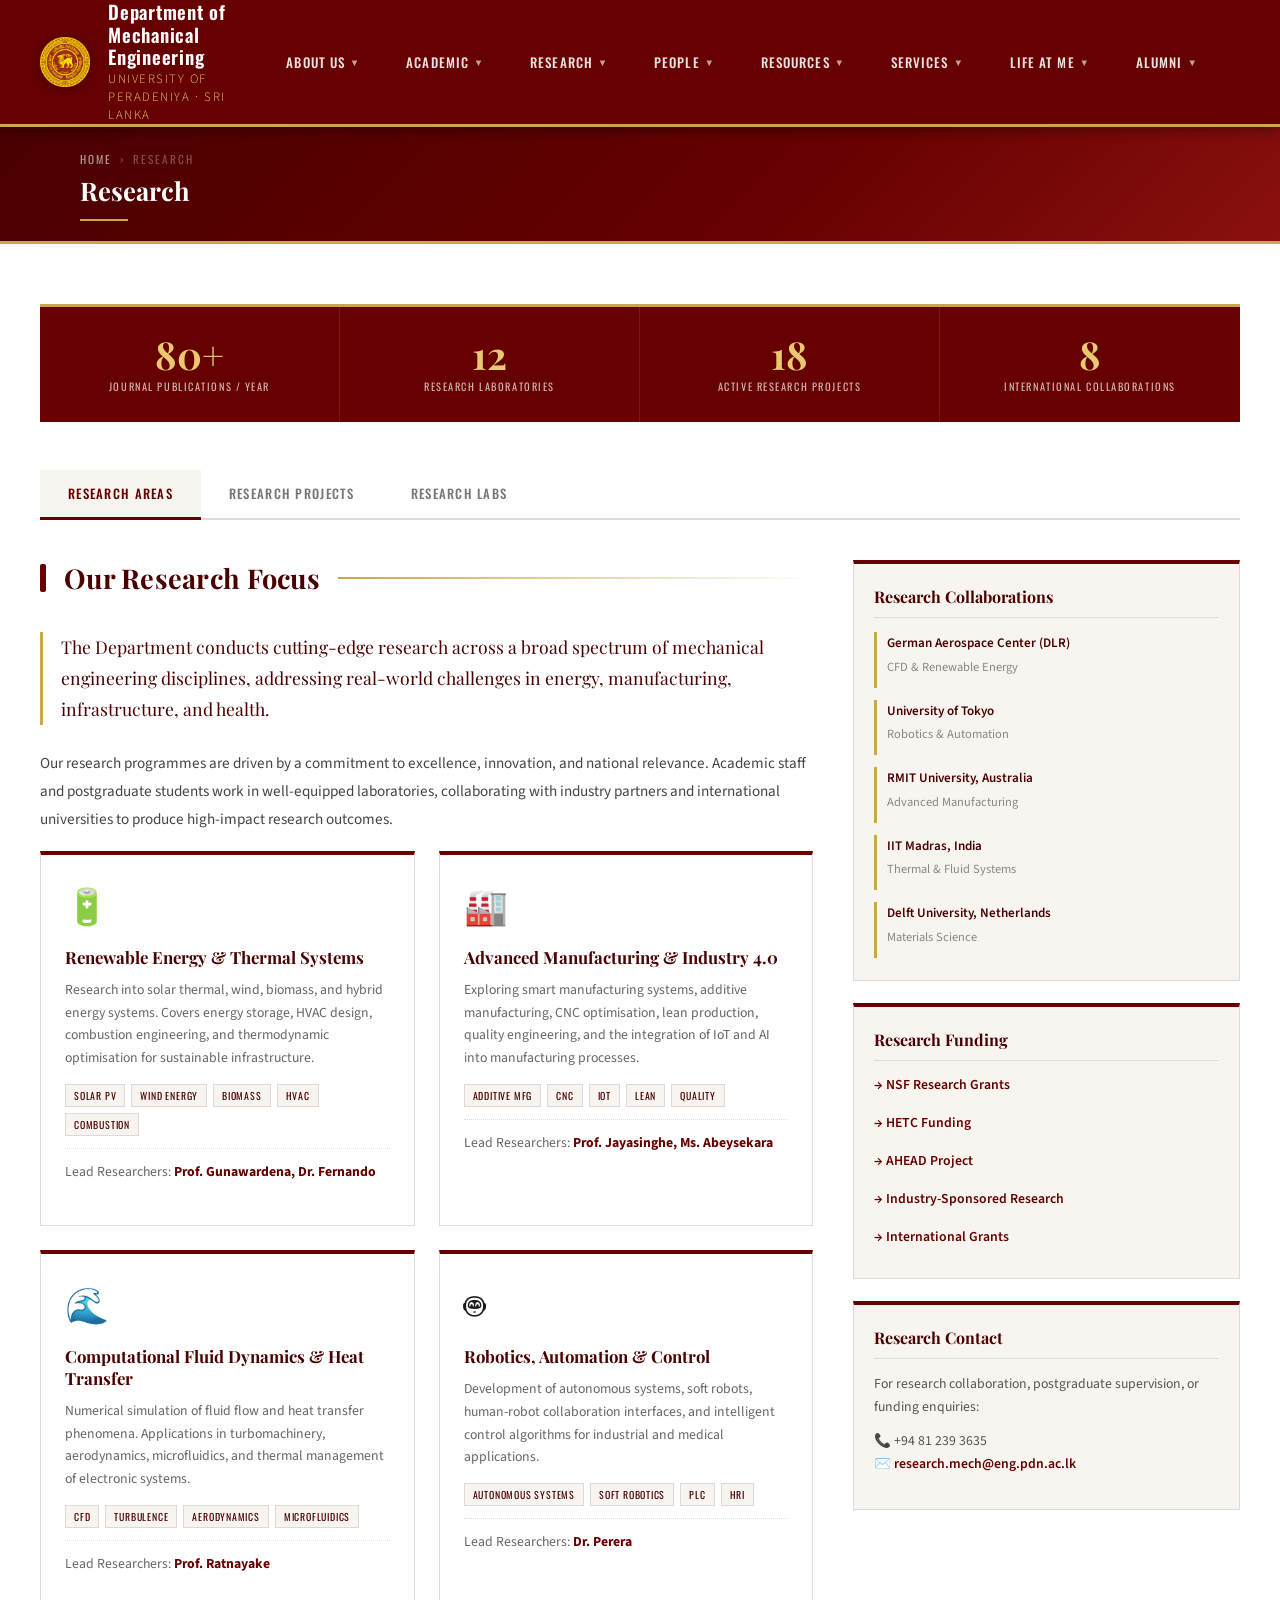
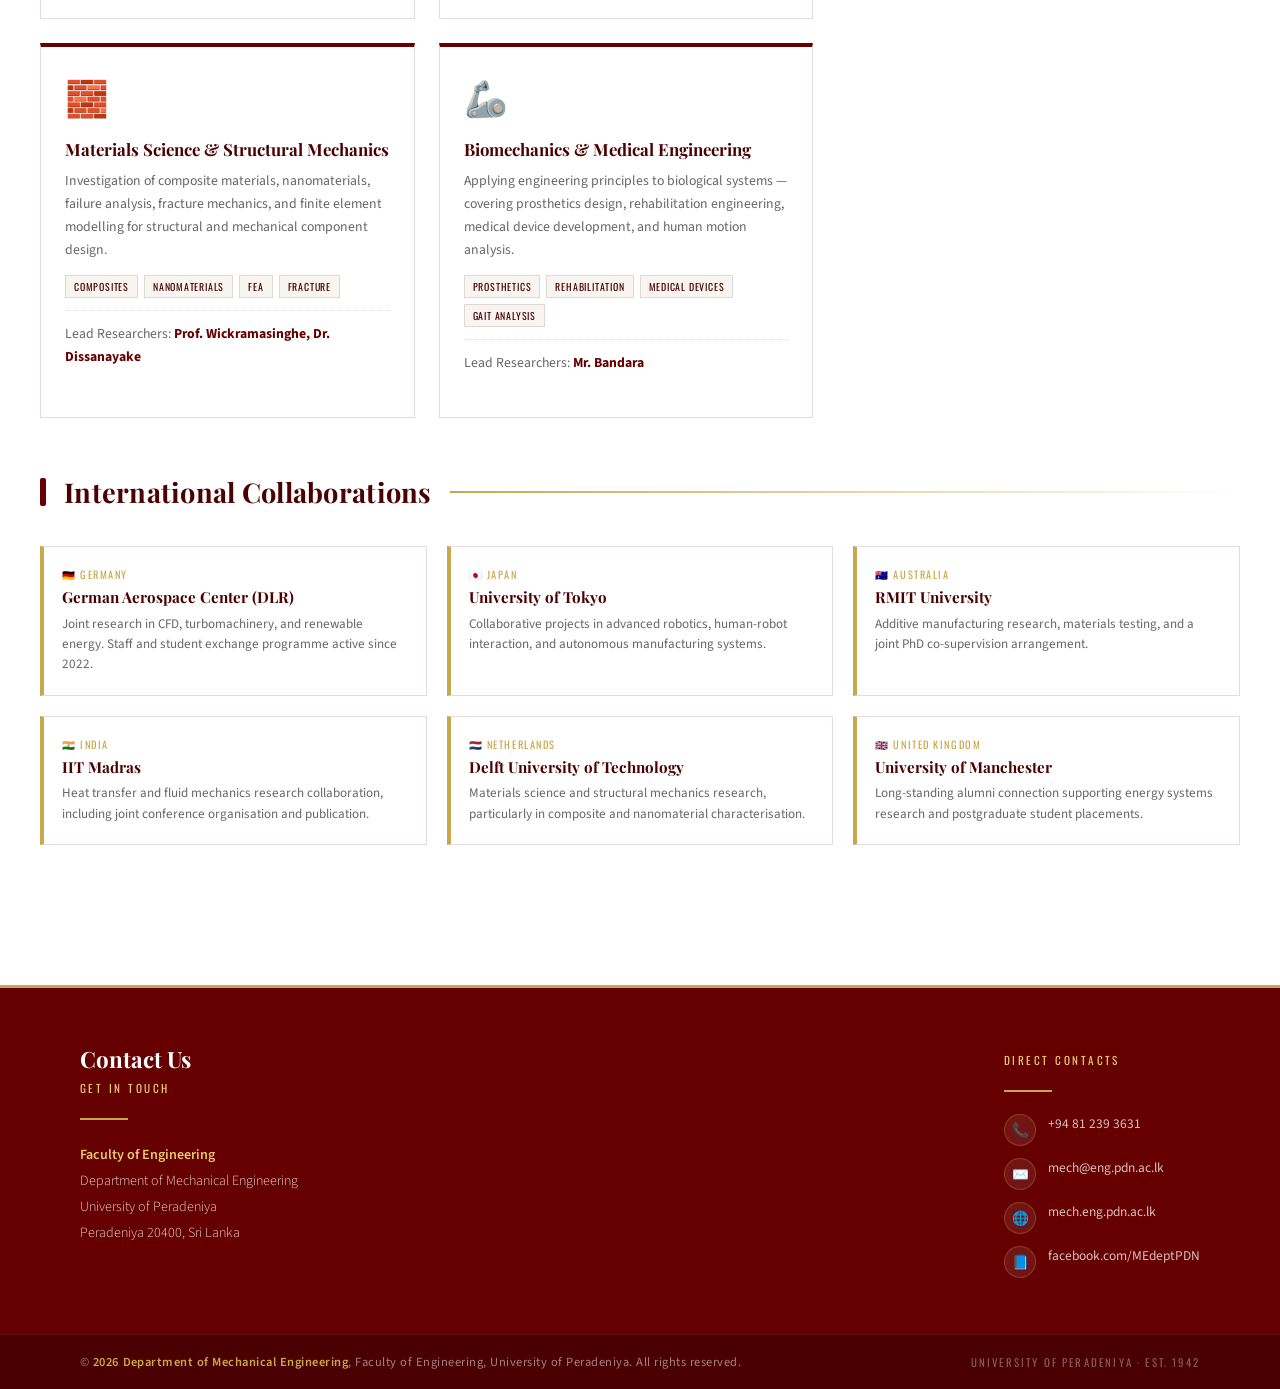
<file: research.html>
<!DOCTYPE html>
<html lang="en">
<head>
  <meta charset="UTF-8" />
  <meta name="viewport" content="width=device-width, initial-scale=1.0" />
  <title>Research — Department of Mechanical Engineering</title>
  <link rel="stylesheet" href="styles.css" /> 
  <link rel="stylesheet" href="research.css" />


</head>
<body>

<!-- HEADER -->
<header class="site-header">
  <img src="logo.png" alt="Department Logo" class="header-logo" />
  <div class="header-name">
    <span class="dept"><a href="index.html">Department of Mechanical Engineering</a></span>
    <span class="univ"><a href="index.html">University of Peradeniya · Sri Lanka</a></span>
  </div>

  <!-- Nav moved inside header -->
  <nav class="navbar" aria-label="Main navigation">
    <div class="nav-container">
        
        
          <div class="menu-toggle" id="mobile-menu">
              <span class="bar"></span>
              <span class="bar"></span>
              <span class="bar"></span>
          </div>

          <div class="nav-menu-wrapper">
              <!-- About Us -->
              <div class="nav-item">
                <span class="nav-link">About Us <span class="arrow">▼</span></span>
                <div class="dropdown">
                    <a href="about.html#overview"       class="dropdown-link">Overview</a>
                    <a href="about.html#history"        class="dropdown-link">History</a>
                    <a href="about.html#vision"         class="dropdown-link">Vision & Mission</a>
                    <a href="about.html#objectives"     class="dropdown-link">Objectives</a>
                    <a href="about.html#accreditation"  class="dropdown-link">Accreditation</a>
                </div>
              </div>

              <!-- Academic -->
              <div class="nav-item">
                <span class="nav-link">Academic <span class="arrow">▼</span></span>
                <div class="dropdown">
                  <a href="academic.html#undergraduate" class="dropdown-link">Undergraduate</a>
                  <a href="academic.html#postgraduate" class="dropdown-link">Postgraduate</a>
                </div>
              </div>

              <!-- Research -->
              <div class="nav-item">
                <span class="nav-link">Research <span class="arrow">▼</span></span>
                <div class="dropdown">
                    <a href="research.html#areas"    class="dropdown-link">Research Areas</a>
                    <a href="research.html#projects" class="dropdown-link">Research Projects</a>
                    <a href="research.html#labs"     class="dropdown-link">Research Labs</a>
                </div>
              </div>

              <!-- People -->
              <div class="nav-item">
                <span class="nav-link">People <span class="arrow">▼</span></span>
                <div class="dropdown">
                    <a href="people.html#academic"    class="dropdown-link">Academic Staff</a>
                    <a href="people.html#nonacademic" class="dropdown-link">Non-Academic Staff</a>
                    <a href="people.html#temporary"   class="dropdown-link">Temporary Staff</a>
                    <a href="people.html#directory"   class="dropdown-link">Directory</a>
                    <a href="people.html#vacancy"     class="dropdown-link">Vacancy</a>
                </div>
              </div>

              <!-- Resources -->
              <div class="nav-item">
                <span class="nav-link">Resources <span class="arrow">▼</span></span>
                <div class="dropdown">
                  <a href="resources.html#journals" class="dropdown-link">Journal Articles</a>
                  <a href="resources.html#conference" class="dropdown-link">Conference Articles</a>
                  <a href="resources.html#books" class="dropdown-link">Magazines / Books</a>
                  <a href="resources.html#bulletin" class="dropdown-link">Research Bulletin</a>
                </div>
              </div>

              <!-- Services -->
              <div class="nav-item">
                <span class="nav-link">Services <span class="arrow">▼</span></span>
                <div class="dropdown">
                  <a href="services.html" class="dropdown-link">Testing &amp; Analysis</a>
                  <a href="services.html" class="dropdown-link">Consultancy</a>
                  <a href="services.html" class="dropdown-link">Workshops</a>
                </div>
              </div>

              <!-- Life at ME -->
              <div class="nav-item">
                <span class="nav-link">Life at ME <span class="arrow">▼</span></span>
                <div class="dropdown">
                  <a href="news.html" class="dropdown-link">News &amp; Events</a>
                  <a href="mes.html" class="dropdown-link">MES</a>
                </div>
              </div>

              <!-- Alumni -->
              <div class="nav-item">
                <span class="nav-link">Alumni <span class="arrow">▼</span></span>
                <div class="dropdown">
                  <a href="alumni.html" class="dropdown-link">Support Us</a>
                  <a href="alumni.html" class="dropdown-link">Join Us</a>
                  <a href="alumni.html" class="dropdown-link">MEP</a>
                  <a href="alumni.html" class="dropdown-link">PEFAA</a>
                </div>
              </div>

          </div>
    </div>
  </nav>
</header>

<!-- PAGE BANNER -->
<div class="page-banner">
  <div class="breadcrumb"><a href="index.html">Home</a><span>›</span><span>Research</span></div>
  <h1>Research</h1>
  <div class="page-banner-line"></div>
</div>

<!-- MAIN -->
<main class="main-content">

  <!-- Stats Banner -->
  <div class="stats-banner">
    <div class="stat-box"><span class="stat-num">80+</span><span class="stat-lbl">Journal Publications / Year</span></div>
    <div class="stat-box"><span class="stat-num">12</span><span class="stat-lbl">Research Laboratories</span></div>
    <div class="stat-box"><span class="stat-num">18</span><span class="stat-lbl">Active Research Projects</span></div>
    <div class="stat-box"><span class="stat-num">8</span><span class="stat-lbl">International Collaborations</span></div>
  </div>

  <!-- Tabs -->
  <div class="about-tabs">
    <button class="tab-btn active" data-tab="areas">Research Areas</button>
    <button class="tab-btn" data-tab="projects">Research Projects</button>
    <button class="tab-btn" data-tab="labs">Research Labs</button>
  </div>

  <!-- ══ RESEARCH AREAS TAB ══ -->
  <div class="tab-panel active" id="tab-areas">

    <div class="research-grid">
      <div>
        <div class="section-heading"><div class="heading-accent"></div><h2>Our Research Focus</h2><div class="heading-rule"></div></div>
        <p class="about-intro">The Department conducts cutting-edge research across a broad spectrum of mechanical engineering disciplines, addressing real-world challenges in energy, manufacturing, infrastructure, and health.</p>
        <p class="about-body">Our research programmes are driven by a commitment to excellence, innovation, and national relevance. Academic staff and postgraduate students work in well-equipped laboratories, collaborating with industry partners and international universities to produce high-impact research outcomes.</p>

        <div class="areas-grid" style="grid-template-columns:1fr 1fr;">

          <div class="area-card">
            <span class="area-icon">🔋</span>
            <h3>Renewable Energy &amp; Thermal Systems</h3>
            <p>Research into solar thermal, wind, biomass, and hybrid energy systems. Covers energy storage, HVAC design, combustion engineering, and thermodynamic optimisation for sustainable infrastructure.</p>
            <div class="area-topics"><span class="topic-tag">Solar PV</span><span class="topic-tag">Wind Energy</span><span class="topic-tag">Biomass</span><span class="topic-tag">HVAC</span><span class="topic-tag">Combustion</span></div>
            <p class="area-staff">Lead Researchers: <strong>Prof. Gunawardena, Dr. Fernando</strong></p>
          </div>

          <div class="area-card">
            <span class="area-icon">🏭</span>
            <h3>Advanced Manufacturing &amp; Industry 4.0</h3>
            <p>Exploring smart manufacturing systems, additive manufacturing, CNC optimisation, lean production, quality engineering, and the integration of IoT and AI into manufacturing processes.</p>
            <div class="area-topics"><span class="topic-tag">Additive Mfg</span><span class="topic-tag">CNC</span><span class="topic-tag">IoT</span><span class="topic-tag">Lean</span><span class="topic-tag">Quality</span></div>
            <p class="area-staff">Lead Researchers: <strong>Prof. Jayasinghe, Ms. Abeysekara</strong></p>
          </div>

          <div class="area-card">
            <span class="area-icon">🌊</span>
            <h3>Computational Fluid Dynamics &amp; Heat Transfer</h3>
            <p>Numerical simulation of fluid flow and heat transfer phenomena. Applications in turbomachinery, aerodynamics, microfluidics, and thermal management of electronic systems.</p>
            <div class="area-topics"><span class="topic-tag">CFD</span><span class="topic-tag">Turbulence</span><span class="topic-tag">Aerodynamics</span><span class="topic-tag">Microfluidics</span></div>
            <p class="area-staff">Lead Researchers: <strong>Prof. Ratnayake</strong></p>
          </div>

          <div class="area-card">
            <span class="area-icon">🤖</span>
            <h3>Robotics, Automation &amp; Control</h3>
            <p>Development of autonomous systems, soft robots, human-robot collaboration interfaces, and intelligent control algorithms for industrial and medical applications.</p>
            <div class="area-topics"><span class="topic-tag">Autonomous Systems</span><span class="topic-tag">Soft Robotics</span><span class="topic-tag">PLC</span><span class="topic-tag">HRI</span></div>
            <p class="area-staff">Lead Researchers: <strong>Dr. Perera</strong></p>
          </div>

          <div class="area-card">
            <span class="area-icon">🧱</span>
            <h3>Materials Science &amp; Structural Mechanics</h3>
            <p>Investigation of composite materials, nanomaterials, failure analysis, fracture mechanics, and finite element modelling for structural and mechanical component design.</p>
            <div class="area-topics"><span class="topic-tag">Composites</span><span class="topic-tag">Nanomaterials</span><span class="topic-tag">FEA</span><span class="topic-tag">Fracture</span></div>
            <p class="area-staff">Lead Researchers: <strong>Prof. Wickramasinghe, Dr. Dissanayake</strong></p>
          </div>

          <div class="area-card">
            <span class="area-icon">🦾</span>
            <h3>Biomechanics &amp; Medical Engineering</h3>
            <p>Applying engineering principles to biological systems — covering prosthetics design, rehabilitation engineering, medical device development, and human motion analysis.</p>
            <div class="area-topics"><span class="topic-tag">Prosthetics</span><span class="topic-tag">Rehabilitation</span><span class="topic-tag">Medical Devices</span><span class="topic-tag">Gait Analysis</span></div>
            <p class="area-staff">Lead Researchers: <strong>Mr. Bandara</strong></p>
          </div>

        </div>
      </div>

      <!-- Sidebar -->
      <aside>
        <div class="sidebar-card">
          <h3>Research Collaborations</h3>
          <div style="display:flex;flex-direction:column;gap:12px;">
            <div style="border-left:3px solid var(--gold);padding-left:10px;"><p style="font-size:0.82rem;font-weight:600;color:var(--maroon-dark);margin-bottom:2px;">German Aerospace Center (DLR)</p><p style="font-size:0.78rem;color:#888;">CFD &amp; Renewable Energy</p></div>
            <div style="border-left:3px solid var(--gold);padding-left:10px;"><p style="font-size:0.82rem;font-weight:600;color:var(--maroon-dark);margin-bottom:2px;">University of Tokyo</p><p style="font-size:0.78rem;color:#888;">Robotics &amp; Automation</p></div>
            <div style="border-left:3px solid var(--gold);padding-left:10px;"><p style="font-size:0.82rem;font-weight:600;color:var(--maroon-dark);margin-bottom:2px;">RMIT University, Australia</p><p style="font-size:0.78rem;color:#888;">Advanced Manufacturing</p></div>
            <div style="border-left:3px solid var(--gold);padding-left:10px;"><p style="font-size:0.82rem;font-weight:600;color:var(--maroon-dark);margin-bottom:2px;">IIT Madras, India</p><p style="font-size:0.78rem;color:#888;">Thermal &amp; Fluid Systems</p></div>
            <div style="border-left:3px solid var(--gold);padding-left:10px;"><p style="font-size:0.82rem;font-weight:600;color:var(--maroon-dark);margin-bottom:2px;">Delft University, Netherlands</p><p style="font-size:0.78rem;color:#888;">Materials Science</p></div>
          </div>
        </div>

        <div class="sidebar-card">
          <h3>Research Funding</h3>
          <ul style="display:flex;flex-direction:column;gap:9px;">
            <li><a href="#" class="sidebar-link">→ NSF Research Grants</a></li>
            <li><a href="#" class="sidebar-link">→ HETC Funding</a></li>
            <li><a href="#" class="sidebar-link">→ AHEAD Project</a></li>
            <li><a href="#" class="sidebar-link">→ Industry-Sponsored Research</a></li>
            <li><a href="#" class="sidebar-link">→ International Grants</a></li>
          </ul>
        </div>

        <div class="sidebar-card">
          <h3>Research Contact</h3>
          <p>For research collaboration, postgraduate supervision, or funding enquiries:</p>
          <p>📞 +94 81 239 3635<br>✉️ <a href="mailto:research.mech@eng.pdn.ac.lk" style="color:var(--maroon);font-weight:600;">research.mech@eng.pdn.ac.lk</a></p>
        </div>
      </aside>
    </div>

    <!-- International Collaborations -->
    <div class="section-heading" style="margin-top:8px;"><div class="heading-accent"></div><h2>International Collaborations</h2><div class="heading-rule"></div></div>
    <div class="collab-grid">
      <div class="collab-card"><p class="collab-country">🇩🇪 Germany</p><p class="collab-org">German Aerospace Center (DLR)</p><p class="collab-area">Joint research in CFD, turbomachinery, and renewable energy. Staff and student exchange programme active since 2022.</p></div>
      <div class="collab-card"><p class="collab-country">🇯🇵 Japan</p><p class="collab-org">University of Tokyo</p><p class="collab-area">Collaborative projects in advanced robotics, human-robot interaction, and autonomous manufacturing systems.</p></div>
      <div class="collab-card"><p class="collab-country">🇦🇺 Australia</p><p class="collab-org">RMIT University</p><p class="collab-area">Additive manufacturing research, materials testing, and a joint PhD co-supervision arrangement.</p></div>
      <div class="collab-card"><p class="collab-country">🇮🇳 India</p><p class="collab-org">IIT Madras</p><p class="collab-area">Heat transfer and fluid mechanics research collaboration, including joint conference organisation and publication.</p></div>
      <div class="collab-card"><p class="collab-country">🇳🇱 Netherlands</p><p class="collab-org">Delft University of Technology</p><p class="collab-area">Materials science and structural mechanics research, particularly in composite and nanomaterial characterisation.</p></div>
      <div class="collab-card"><p class="collab-country">🇬🇧 United Kingdom</p><p class="collab-org">University of Manchester</p><p class="collab-area">Long-standing alumni connection supporting energy systems research and postgraduate student placements.</p></div>
    </div>
  </div>

  <!-- ══ RESEARCH PROJECTS TAB ══ -->
  <div class="tab-panel" id="tab-projects">
    <div class="research-grid">
      <div>
        <div class="section-heading"><div class="heading-accent"></div><h2>Active &amp; Recent Projects</h2><div class="heading-rule"></div></div>

        <div class="project-card">
          <span class="project-status status-active">● Active</span>
          <h3 class="project-title">Hybrid Solar-Wind Energy Storage for Rural Electrification in Sri Lanka</h3>
          <div class="project-meta"><span><strong>PI:</strong> Prof. A. Gunawardena</span><span><strong>Funder:</strong> National Science Foundation</span><span><strong>Duration:</strong> 2023 – 2026</span></div>
          <p class="project-desc">This project investigates the design, optimisation, and techno-economic feasibility of hybrid solar-wind energy systems with battery and flywheel storage for off-grid rural communities in Sri Lanka's Northern and Eastern provinces. The project involves field installations, real-time monitoring, and simulation-based optimisation.</p>
          <div class="project-tags"><span class="project-tag">Renewable Energy</span><span class="project-tag">Solar</span><span class="project-tag">Wind</span><span class="project-tag">Energy Storage</span><span class="project-tag">NSF Funded</span></div>
        </div>

        <div class="project-card">
          <span class="project-status status-active">● Active</span>
          <h3 class="project-title">AI-Augmented Fault Detection in CNC Machining Processes</h3>
          <div class="project-meta"><span><strong>PI:</strong> Prof. N. Jayasinghe</span><span><strong>Funder:</strong> HETC / Industry Partner</span><span><strong>Duration:</strong> 2024 – 2026</span></div>
          <p class="project-desc">Developing machine learning algorithms for real-time fault detection and predictive maintenance in CNC machining operations. The project integrates vibration sensors, acoustic emission sensors, and deep learning models to reduce downtime and improve product quality in Sri Lankan manufacturing SMEs.</p>
          <div class="project-tags"><span class="project-tag">AI / ML</span><span class="project-tag">CNC</span><span class="project-tag">Predictive Maintenance</span><span class="project-tag">Industry 4.0</span></div>
        </div>

        <div class="project-card">
          <span class="project-status status-active">● Active</span>
          <h3 class="project-title">Turbulent Flow in Micro-Channels for Electronics Cooling Applications</h3>
          <div class="project-meta"><span><strong>PI:</strong> Prof. P. Ratnayake</span><span><strong>Funder:</strong> NSF / DLR Collaboration</span><span><strong>Duration:</strong> 2023 – 2025</span></div>
          <p class="project-desc">Numerical and experimental investigation of turbulent convective heat transfer in micro-channel heat sinks for high-performance electronics cooling. Results are being validated against experimental data obtained at the Department's Fluid Mechanics Laboratory and DLR facilities in Germany.</p>
          <div class="project-tags"><span class="project-tag">CFD</span><span class="project-tag">Heat Transfer</span><span class="project-tag">Microfluidics</span><span class="project-tag">DLR Collaboration</span></div>
        </div>

        <div class="project-card">
          <span class="project-status status-active">● Active</span>
          <h3 class="project-title">Low-Cost Prosthetic Hand with Myoelectric Control for Amputees</h3>
          <div class="project-meta"><span><strong>PI:</strong> Mr. K. Bandara</span><span><strong>Funder:</strong> AHEAD / Ministry of Health</span><span><strong>Duration:</strong> 2024 – 2027</span></div>
          <p class="project-desc">Design and development of an affordable myoelectric prosthetic hand for upper-limb amputees, leveraging 3D printing and lightweight composite materials. The project is conducted in collaboration with the Teaching Hospital, Peradeniya, and targets a clinical trial phase in 2026.</p>
          <div class="project-tags"><span class="project-tag">Prosthetics</span><span class="project-tag">Biomechanics</span><span class="project-tag">3D Printing</span><span class="project-tag">Medical Devices</span></div>
        </div>

        <div class="project-card">
          <span class="project-status status-upcoming">◆ Upcoming</span>
          <h3 class="project-title">Green Hydrogen Production via Solar-Powered Electrolysis</h3>
          <div class="project-meta"><span><strong>PI:</strong> Dr. S. Fernando</span><span><strong>Funder:</strong> ADB Grant (Pending)</span><span><strong>Duration:</strong> 2025 – 2028</span></div>
          <p class="project-desc">A proposed project to investigate the scalability and efficiency of solar-powered alkaline electrolysis for green hydrogen production, targeting industrial heating and transport fuel applications in Sri Lanka.</p>
          <div class="project-tags"><span class="project-tag">Green Hydrogen</span><span class="project-tag">Solar</span><span class="project-tag">Electrolysis</span><span class="project-tag">Sustainability</span></div>
        </div>

        <div class="project-card" style="opacity:0.75;">
          <span class="project-status status-completed">✓ Completed</span>
          <h3 class="project-title">Characterisation of Natural Fibre-Reinforced Polymer Composites for Structural Applications</h3>
          <div class="project-meta"><span><strong>PI:</strong> Prof. K. Wickramasinghe</span><span><strong>Funder:</strong> NSF</span><span><strong>Duration:</strong> 2021 – 2023</span></div>
          <p class="project-desc">Comprehensive mechanical and thermal characterisation of coir, jute, and banana fibre-reinforced polymer composites. Results published in 4 international journals and contributed to two MSc theses.</p>
          <div class="project-tags"><span class="project-tag">Composites</span><span class="project-tag">Natural Fibres</span><span class="project-tag">Materials Testing</span></div>
        </div>

      </div>

      <!-- Sidebar -->
      <aside>
        <div class="sidebar-card">
          <h3>Project Statistics</h3>
          <div style="display:flex;flex-direction:column;gap:10px;">
            <div style="display:flex;justify-content:space-between;font-size:0.86rem;border-bottom:1px dotted #ddd;padding-bottom:8px;"><span style="color:#888;">Active Projects</span><span style="color:var(--maroon-dark);font-weight:700;">14</span></div>
            <div style="display:flex;justify-content:space-between;font-size:0.86rem;border-bottom:1px dotted #ddd;padding-bottom:8px;"><span style="color:#888;">Upcoming Projects</span><span style="color:var(--maroon-dark);font-weight:700;">4</span></div>
            <div style="display:flex;justify-content:space-between;font-size:0.86rem;border-bottom:1px dotted #ddd;padding-bottom:8px;"><span style="color:#888;">Completed (5 yrs)</span><span style="color:var(--maroon-dark);font-weight:700;">22</span></div>
            <div style="display:flex;justify-content:space-between;font-size:0.86rem;border-bottom:1px dotted #ddd;padding-bottom:8px;"><span style="color:#888;">Total Funding (LKR)</span><span style="color:var(--maroon-dark);font-weight:700;">180M+</span></div>
            <div style="display:flex;justify-content:space-between;font-size:0.86rem;"><span style="color:#888;">PhD Students Involved</span><span style="color:var(--maroon-dark);font-weight:700;">28</span></div>
          </div>
        </div>

        <div class="sidebar-card">
          <h3>Funding Bodies</h3>
          <ul style="display:flex;flex-direction:column;gap:9px;">
            <li><a href="#" class="sidebar-link">→ National Science Foundation (NSF)</a></li>
            <li><a href="#" class="sidebar-link">→ HETC Project</a></li>
            <li><a href="#" class="sidebar-link">→ AHEAD Initiative</a></li>
            <li><a href="#" class="sidebar-link">→ Asian Development Bank</a></li>
            <li><a href="#" class="sidebar-link">→ Ministry of Technology</a></li>
            <li><a href="#" class="sidebar-link">→ Industry Sponsors</a></li>
          </ul>
        </div>

        <div class="sidebar-card">
          <h3>Collaborate With Us</h3>
          <p>We welcome industry and academic collaborations. If you have a research challenge or funding, contact us to explore partnership opportunities.</p>
          <p>✉️ <a href="mailto:research.mech@eng.pdn.ac.lk" style="color:var(--maroon);font-weight:600;">research.mech@eng.pdn.ac.lk</a></p>
        </div>
      </aside>
    </div>
  </div>

  <!-- ══ RESEARCH LABS TAB ══ -->
  <div class="tab-panel" id="tab-labs">
    <div class="research-grid">
      <div>
        <div class="section-heading"><div class="heading-accent"></div><h2>Research Laboratories</h2><div class="heading-rule"></div></div>
        <p class="about-intro" style="margin-bottom:32px;">The Department operates 12 specialist research and teaching laboratories, equipped with modern instruments and testing facilities to support world-class research and hands-on engineering education.</p>

        <div class="labs-grid">

          <div class="lab-card">
            <div class="lab-card-header"><span class="lab-icon">🌡️</span><p class="lab-name">Thermal Engineering &amp; Energy Laboratory</p></div>
            <div class="lab-body"><p class="lab-head">Head: Dr. Samanthi Fernando</p><p class="lab-desc">Supports research and teaching in thermodynamics, heat transfer, HVAC systems, and renewable energy. Houses a solar simulator, heat exchanger test rigs, and a small-scale wind turbine test bench.</p><p class="lab-equipment"><strong>Key Equipment</strong>Solar Simulator · Heat Exchanger Rigs · Calorimeters · Data Acquisition Systems · Wind Turbine Test Bench</p></div>
          </div>

          <div class="lab-card">
            <div class="lab-card-header"><span class="lab-icon">🌊</span><p class="lab-name">Fluid Mechanics Laboratory</p></div>
            <div class="lab-body"><p class="lab-head">Head: Prof. Priya Ratnayake</p><p class="lab-desc">Dedicated to experimental and computational fluid dynamics research. Features subsonic wind tunnels, flow visualisation equipment, and an advanced PIV (Particle Image Velocimetry) system.</p><p class="lab-equipment"><strong>Key Equipment</strong>Subsonic Wind Tunnel · PIV System · Open-Channel Flow Rig · Centrifugal Pump Test Set · CFD Workstations</p></div>
          </div>

          <div class="lab-card">
            <div class="lab-card-header"><span class="lab-icon">🏭</span><p class="lab-name">Manufacturing Systems Laboratory</p></div>
            <div class="lab-body"><p class="lab-head">Head: Prof. Nuwan Jayasinghe</p><p class="lab-desc">Equipped for research in advanced manufacturing including CNC machining, additive manufacturing, and quality systems. Features an FDM 3D printer, SLA printer, and a 3-axis CNC milling machine.</p><p class="lab-equipment"><strong>Key Equipment</strong>3-Axis CNC Milling · FDM &amp; SLA 3D Printers · CMM · Surface Roughness Tester · Acoustic Emission Sensor</p></div>
          </div>

          <div class="lab-card">
            <div class="lab-card-header"><span class="lab-icon">🤖</span><p class="lab-name">Robotics &amp; Automation Laboratory</p></div>
            <div class="lab-body"><p class="lab-head">Head: Dr. Rohan Perera</p><p class="lab-desc">State-of-the-art facility for robotics research including a 6-DOF industrial robot arm, mobile robot platforms, and a real-time control hardware setup for rapid prototyping of control algorithms.</p><p class="lab-equipment"><strong>Key Equipment</strong>6-DOF Robot Arm · Mobile Robots · dSPACE Controller · Arduino &amp; Raspberry Pi Platforms · Vision Systems</p></div>
          </div>

          <div class="lab-card">
            <div class="lab-card-header"><span class="lab-icon">🧱</span><p class="lab-name">Materials Testing Laboratory</p></div>
            <div class="lab-body"><p class="lab-head">Head: Prof. Kumari Wickramasinghe</p><p class="lab-desc">Comprehensive facilities for mechanical and physical testing of engineering materials including metals, polymers, ceramics, and composites. Supports both research and routine undergraduate testing.</p><p class="lab-equipment"><strong>Key Equipment</strong>Universal Testing Machine (100kN) · Charpy Impact Tester · Hardness Tester · SEM Access · Tribometer</p></div>
          </div>

          <div class="lab-card">
            <div class="lab-card-header"><span class="lab-icon">🖥️</span><p class="lab-name">Computational Engineering Laboratory</p></div>
            <div class="lab-body"><p class="lab-head">Head: Dr. Chaminda Dissanayake</p><p class="lab-desc">High-performance computing facility supporting FEA, CFD, and multibody dynamics simulation. Equipped with workstations running ANSYS, ABAQUS, SolidWorks, MATLAB, and OpenFOAM.</p><p class="lab-equipment"><strong>Key Equipment</strong>30 High-Performance Workstations · ANSYS · ABAQUS · MATLAB / Simulink · OpenFOAM · SolidWorks</p></div>
          </div>

          <div class="lab-card">
            <div class="lab-card-header"><span class="lab-icon">🦾</span><p class="lab-name">Biomechanics &amp; Medical Engineering Lab</p></div>
            <div class="lab-body"><p class="lab-head">Head: Mr. Kasun Bandara</p><p class="lab-desc">Research facility for biomechanical analysis, prosthetics development, and medical device testing. Includes a motion capture system and access to a clinical trial space at Teaching Hospital, Peradeniya.</p><p class="lab-equipment"><strong>Key Equipment</strong>Motion Capture System · Force Plates · EMG Sensors · Prosthetics Test Rig · 3D Bio-printing Access</p></div>
          </div>

          <div class="lab-card">
            <div class="lab-card-header"><span class="lab-icon">⚙️</span><p class="lab-name">Main Engineering Workshop</p></div>
            <div class="lab-body"><p class="lab-head">Head: Mr. Wasantha Silva (Chief Technician)</p><p class="lab-desc">Central fabrication workshop supporting all departments. Provides machining, welding, and fabrication services for research projects and undergraduate practical sessions throughout the year.</p><p class="lab-equipment"><strong>Key Equipment</strong>Lathe Machines · Milling Machines · Drill Press · MIG/TIG Welders · Sheet Metal Tools · Grinding Machines</p></div>
          </div>

        </div>
      </div>

      <!-- Sidebar -->
      <aside>
        <div class="sidebar-card">
          <h3>Lab Access &amp; Booking</h3>
          <p>Laboratories are available to registered postgraduate students and academic staff. Undergraduate students access labs during scheduled sessions.</p>
          <p>To book specialist equipment or arrange a lab visit, contact the relevant lab head or the Chief Technician.</p>
          <a href="#" class="sidebar-link">→ Equipment Booking Form</a>
          <a href="#" class="sidebar-link">→ Lab Safety Guidelines</a>
          <a href="#" class="sidebar-link">→ Induction Requirements</a>
        </div>

        <div class="sidebar-card">
          <h3>External Access</h3>
          <p>Industry partners and external researchers may apply for access to Department laboratories for testing and analysis services.</p>
          <a href="#" class="sidebar-link">→ Testing &amp; Analysis Services</a>
          <a href="#" class="sidebar-link">→ Consultancy Services</a>
          <a href="#" class="sidebar-link">→ Apply for Lab Access</a>
        </div>

        <div class="sidebar-card">
          <h3>Lab Contact</h3>
          <p>Chief Technician: Mr. Wasantha Silva<br>📞 Ext. 3660<br>✉️ <a href="mailto:labs.mech@eng.pdn.ac.lk" style="color:var(--maroon);font-weight:600;">labs.mech@eng.pdn.ac.lk</a></p>
        </div>
      </aside>
    </div>
  </div>

</main>

<!-- FOOTER -->
<footer>
  <div class="footer-contact" style="grid-template-columns:1fr;">
    <div style="display: flex; justify-content: space-between; align-items: flex-start; width: 100%;">
      <div>
        <p class="contact-heading">Contact Us</p>
        <p class="contact-subheading">Get in Touch</p>
        <div class="contact-rule"></div>
        <div class="contact-block">
          <p><strong>Faculty of Engineering</strong><br>Department of Mechanical Engineering<br>University of Peradeniya<br>Peradeniya 20400, Sri Lanka</p>
        </div>
      </div>
      <div>
        <p class="contact-subheading" style="margin-top:8px;">Direct Contacts</p>
        <div class="contact-rule"></div>
        <div class="footer-contact-info">
          <div class="contact-item"><div class="contact-icon">📞</div><div class="contact-item-text">+94 81 239 3631</div></div>
          <div class="contact-item"><div class="contact-icon">✉️</div><div class="contact-item-text">mech@eng.pdn.ac.lk</div></div>
          <div class="contact-item"><div class="contact-icon">🌐</div><div class="contact-item-text">mech.eng.pdn.ac.lk</div></div>
          <div class="contact-item"><div class="contact-icon">📘</div><div class="contact-item-text">facebook.com/MEdeptPDN</div></div>
        </div>
      </div>
    </div>
  </div>
  <div class="footer-copyright">
    <p class="copyright-text">&copy; <span id="copyrightYear"></span> <span>Department of Mechanical Engineering</span>, Faculty of Engineering, University of Peradeniya. All rights reserved.</p>
    <p class="footer-badge">University of Peradeniya · Est. 1942</p>
  </div>
</footer>

<script>
  const tabBtns = document.querySelectorAll('.tab-btn');
  const tabPanels = document.querySelectorAll('.tab-panel');

  function switchTab(name) {
    tabBtns.forEach(b => b.classList.remove('active'));
    tabPanels.forEach(p => p.classList.remove('active'));
    const btn = document.querySelector('[data-tab="' + name + '"]');
    if (btn) btn.classList.add('active');
    const panel = document.getElementById('tab-' + name);
    if (panel) panel.classList.add('active');
  }

  tabBtns.forEach(btn => btn.addEventListener('click', () => switchTab(btn.dataset.tab)));
  document.getElementById('copyrightYear').textContent = new Date().getFullYear();
</script>

<script>
    document.addEventListener('DOMContentLoaded', () => {
        const menuToggle = document.getElementById('mobile-menu');
        const navWrapper = document.querySelector('.nav-menu-wrapper');

        menuToggle.addEventListener('click', () => {
            // Toggles the visibility of the menu
            navWrapper.classList.toggle('active');
            
            // Optional: Animation for the 3 lines
            menuToggle.classList.toggle('is-active');
        });
    });
</script>

<script>
  // Auto-open tab from URL hash  e.g. academic.html#postgraduate
  (function () {
    const hash = window.location.hash.replace('#', '');
    if (!hash) return;

    // Try main tabs first
    const mainBtn = document.querySelector('[data-tab="' + hash + '"]');
    if (mainBtn) {
      document.querySelectorAll('.tab-btn').forEach(b => b.classList.remove('active'));
      document.querySelectorAll('.tab-panel').forEach(p => p.classList.remove('active'));
      mainBtn.classList.add('active');
      const panel = document.getElementById('tab-' + hash);
      if (panel) panel.classList.add('active');
      return;
    }

    // Try UG inner sub-tabs (academic page only)
    const ugBtn = document.querySelector('[data-ugtab="' + hash + '"]');
    if (ugBtn) {
      document.querySelectorAll('.ug-tab-btn').forEach(b => b.classList.remove('active'));
      document.querySelectorAll('.ug-tab-panel').forEach(p => p.classList.remove('active'));
      ugBtn.classList.add('active');
      const panel = document.getElementById('ugtab-' + hash);
      if (panel) panel.classList.add('active');

      // Also make sure the Undergraduate main tab is active
      const ugMainBtn = document.querySelector('[data-tab="undergraduate"]');
      if (ugMainBtn) ugMainBtn.click();
    }
  })();
</script>


</body>
</html>
</file>
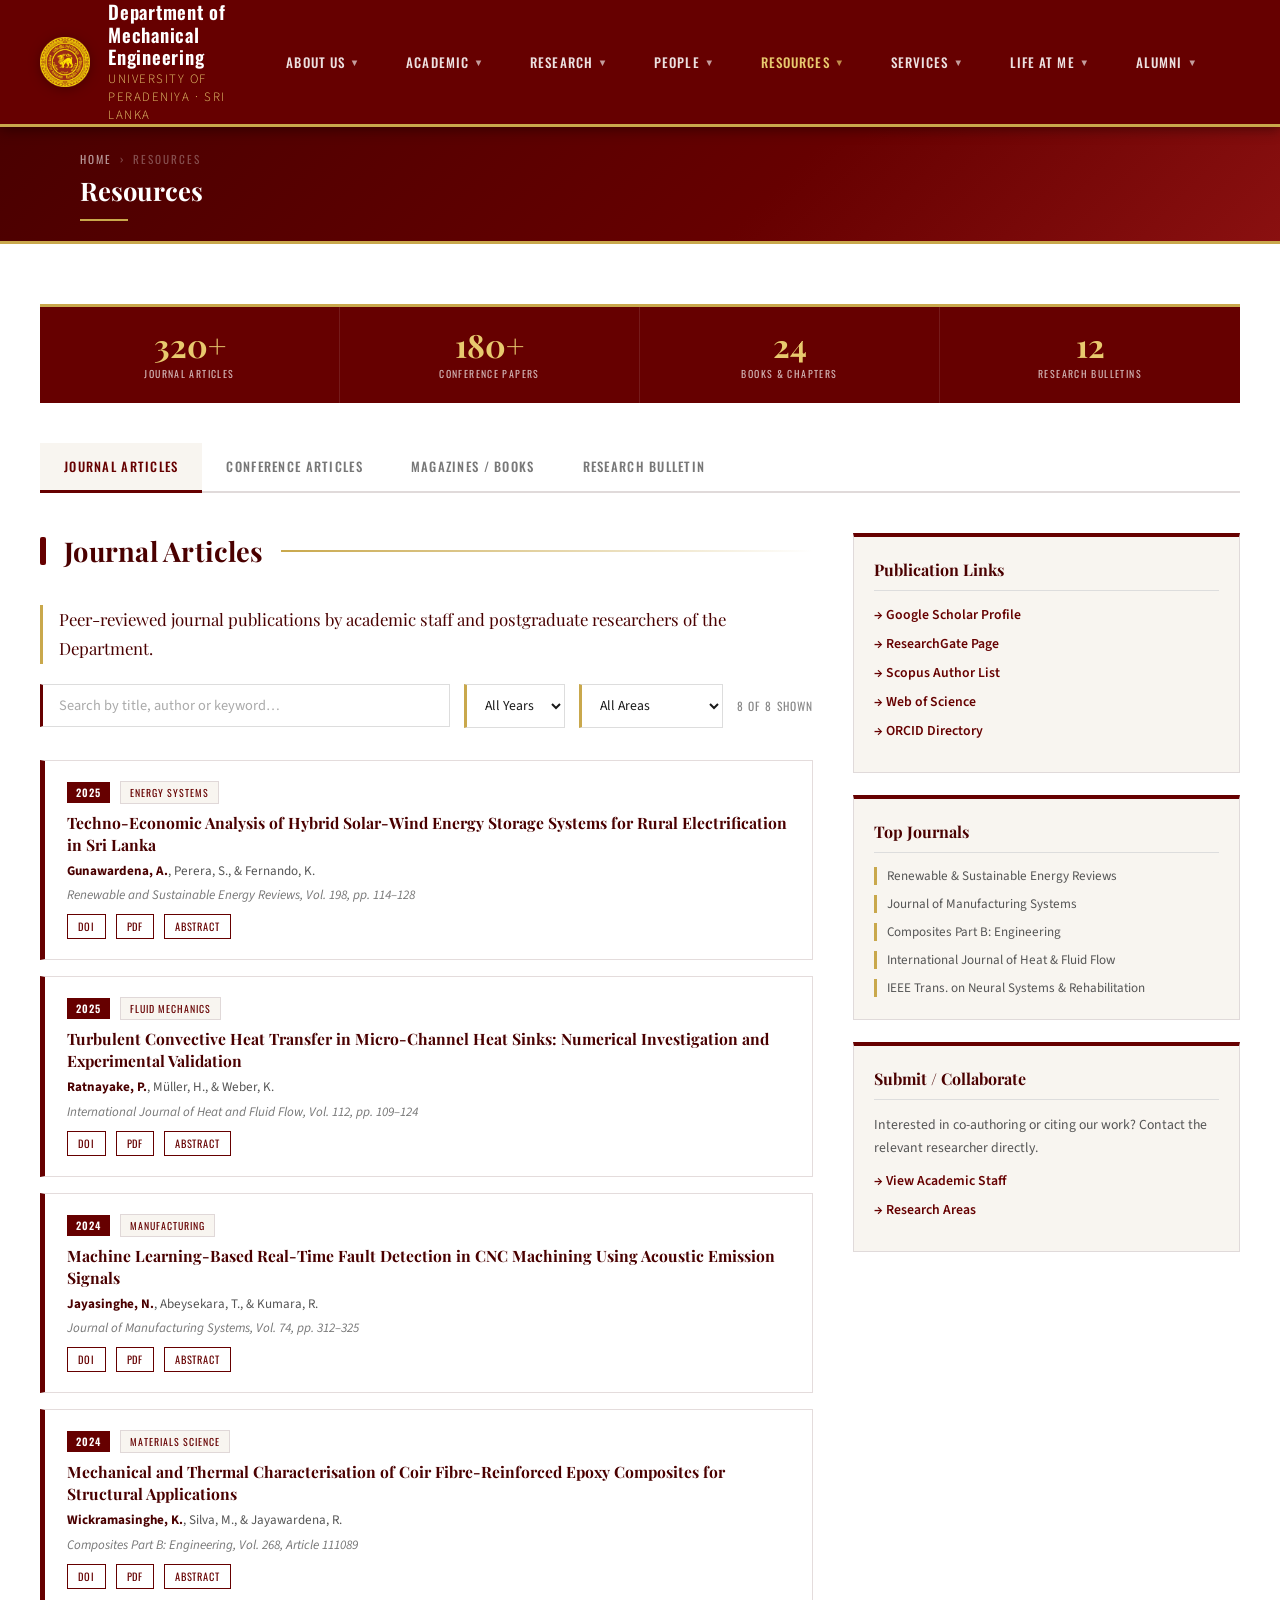
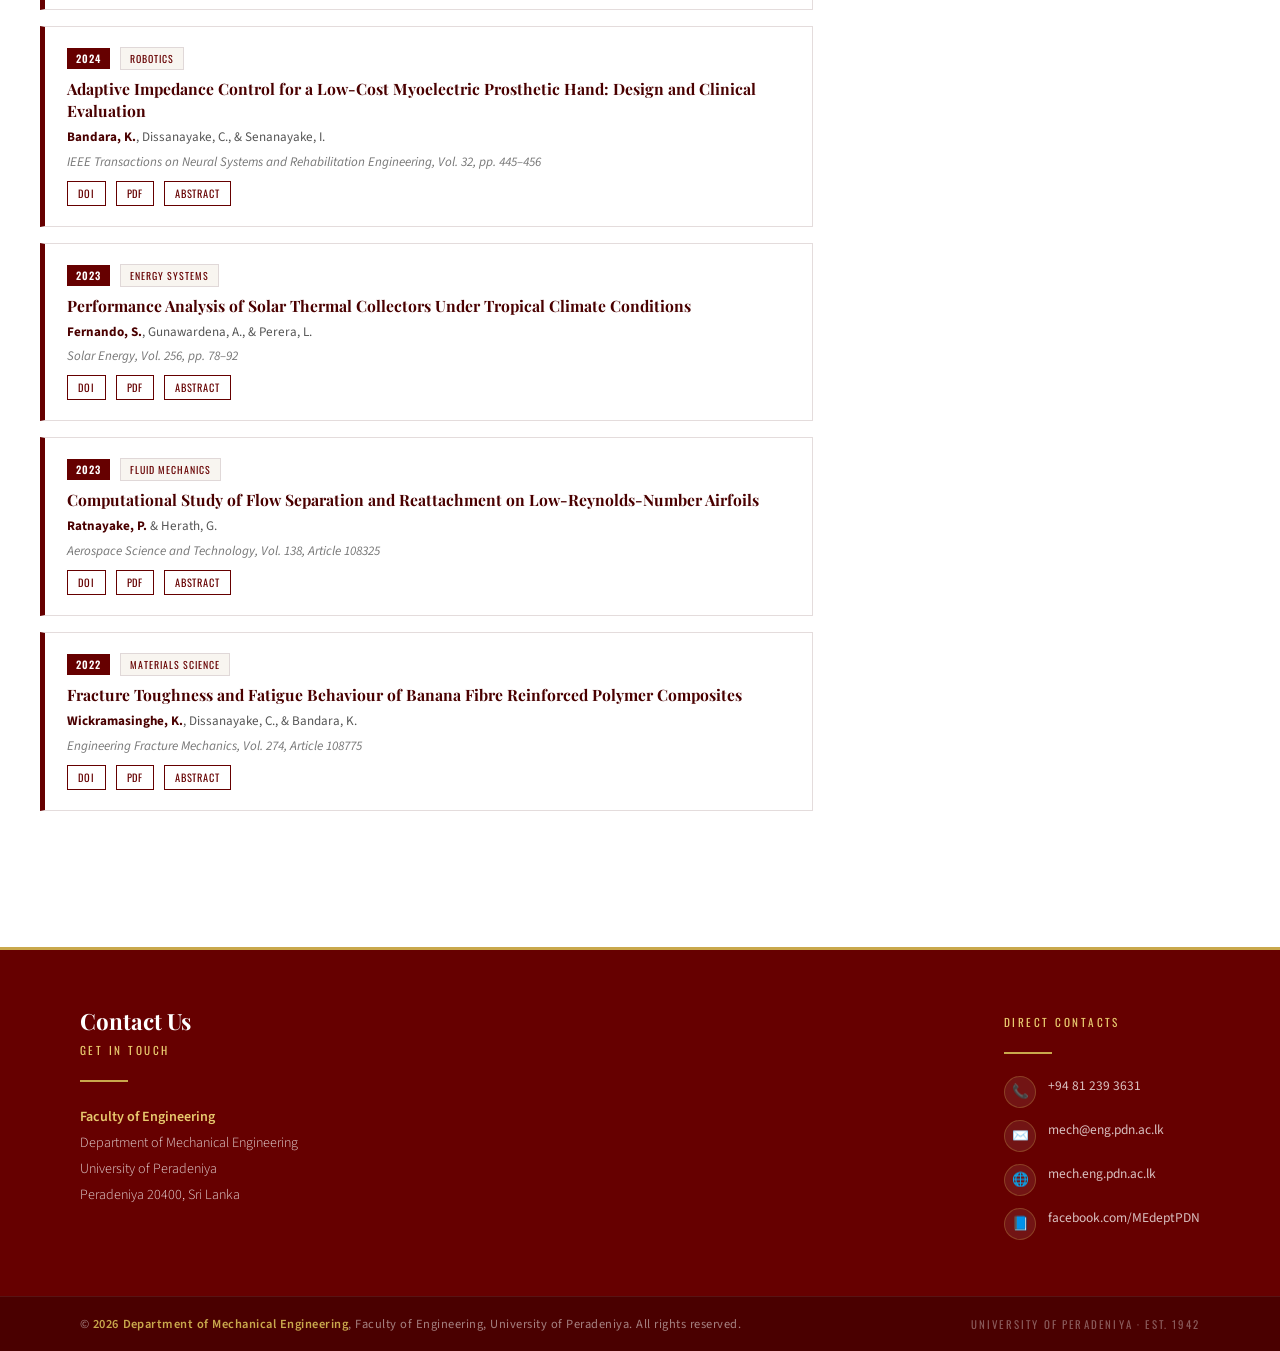
<file: resources.html>
<!DOCTYPE html>
<html lang="en">
<head>
  <meta charset="UTF-8" />
  <meta name="viewport" content="width=device-width, initial-scale=1.0" />
  <title>Resources — Department of Mechanical Engineering</title>
  <link rel="icon" type="image/x-icon" href="logo.png">
  <link rel="stylesheet" href="styles.css" />
  <link rel="stylesheet" href="resources.css" />

</head>
<body>

<!-- HEADER -->
<header class="site-header">
  <img src="logo.png" alt="Department Logo" class="header-logo" />
  <div class="header-name">
    <span class="dept"><a href="index.html">Department of Mechanical Engineering</a></span>
    <span class="univ"><a href="index.html">University of Peradeniya · Sri Lanka</a></span>
  </div>
  <nav class="navbar" aria-label="Main navigation">
    <div class="nav-container">
      <div class="menu-toggle" id="mobile-menu"><span class="bar"></span><span class="bar"></span><span class="bar"></span></div>
      <div class="nav-menu-wrapper">
        <div class="nav-item"><span class="nav-link">About Us <span class="arrow">▼</span></span><div class="dropdown"><a href="about.html#overview" class="dropdown-link">Overview</a><a href="about.html#history" class="dropdown-link">History</a><a href="about.html#vision" class="dropdown-link">Vision &amp; Mission</a><a href="about.html#objectives" class="dropdown-link">Objectives</a><a href="about.html#accreditation" class="dropdown-link">Accreditation</a></div></div>
        <div class="nav-item"><span class="nav-link">Academic <span class="arrow">▼</span></span><div class="dropdown"><a href="academic.html#undergraduate" class="dropdown-link">Undergraduate</a><a href="academic.html#postgraduate" class="dropdown-link">Postgraduate</a></div></div>
        <div class="nav-item"><span class="nav-link">Research <span class="arrow">▼</span></span><div class="dropdown"><a href="research.html#areas" class="dropdown-link">Research Areas</a><a href="research.html#projects" class="dropdown-link">Research Projects</a><a href="research.html#labs" class="dropdown-link">Research Labs</a></div></div>
        <div class="nav-item"><span class="nav-link">People <span class="arrow">▼</span></span><div class="dropdown"><a href="people.html#academic" class="dropdown-link">Academic Staff</a><a href="people.html#nonacademic" class="dropdown-link">Non-Academic Staff</a><a href="people.html#temporary" class="dropdown-link">Temporary Staff</a><a href="people.html#directory" class="dropdown-link">Directory</a><a href="people.html#vacancy" class="dropdown-link">Vacancy</a></div></div>
        <div class="nav-item"><span class="nav-link" style="color:var(--gold-light);">Resources <span class="arrow">▼</span></span><div class="dropdown"><a href="resources.html#journals" class="dropdown-link">Journal Articles</a><a href="resources.html#conference" class="dropdown-link">Conference Articles</a><a href="resources.html#books" class="dropdown-link">Magazines / Books</a><a href="resources.html#bulletin" class="dropdown-link">Research Bulletin</a></div></div>
        <div class="nav-item"><span class="nav-link">Services <span class="arrow">▼</span></span><div class="dropdown"><a href="services.html" class="dropdown-link">Testing &amp; Analysis</a><a href="services.html" class="dropdown-link">Consultancy</a><a href="services.html" class="dropdown-link">Workshops</a></div></div>
        <div class="nav-item"><span class="nav-link">Life at ME <span class="arrow">▼</span></span><div class="dropdown"><a href="lifeatme.html#news" class="dropdown-link">News &amp; Events</a><a href="lifeatme.html#mes" class="dropdown-link">MES</a></div></div>
        <div class="nav-item"><span class="nav-link">Alumni <span class="arrow">▼</span></span><div class="dropdown"><a href="alumni.html" class="dropdown-link">Support Us</a><a href="alumni.html" class="dropdown-link">Join Us</a><a href="alumni.html" class="dropdown-link">MEP</a><a href="alumni.html" class="dropdown-link">PEFAA</a></div></div>
      </div>
    </div>
  </nav>
</header>

<!-- PAGE BANNER -->
<div class="page-banner">
  <div class="breadcrumb"><a href="index.html">Home</a><span>›</span><span>Resources</span></div>
  <h1>Resources</h1>
  <div class="page-banner-line"></div>
</div>

<!-- MAIN -->
<main class="main-content">

  <!-- Publication Stats -->
  <div class="pub-stats">
    <div class="pub-stat-box"><span class="pub-stat-num">320+</span><span class="pub-stat-lbl">Journal Articles</span></div>
    <div class="pub-stat-box"><span class="pub-stat-num">180+</span><span class="pub-stat-lbl">Conference Papers</span></div>
    <div class="pub-stat-box"><span class="pub-stat-num">24</span><span class="pub-stat-lbl">Books &amp; Chapters</span></div>
    <div class="pub-stat-box"><span class="pub-stat-num">12</span><span class="pub-stat-lbl">Research Bulletins</span></div>
  </div>

  <!-- Tabs -->
  <div class="about-tabs">
    <button class="tab-btn active" data-tab="journals">Journal Articles</button>
    <button class="tab-btn" data-tab="conference">Conference Articles</button>
    <button class="tab-btn" data-tab="books">Magazines / Books</button>
    <button class="tab-btn" data-tab="bulletin">Research Bulletin</button>
  </div>

  <!-- ══ JOURNAL ARTICLES ══ -->
  <div class="tab-panel active" id="tab-journals">
    <div class="resources-grid">
      <div>
        <div class="section-heading"><div class="heading-accent"></div><h2>Journal Articles</h2><div class="heading-rule"></div></div>
        <p class="about-intro">Peer-reviewed journal publications by academic staff and postgraduate researchers of the Department.</p>

        <div class="filter-bar">
          <input class="search-input" type="text" id="journalSearch" placeholder="Search by title, author or keyword…" oninput="filterPubs('journal')" />
          <select class="filter-select" id="journalYear" onchange="filterPubs('journal')">
            <option value="">All Years</option>
            <option value="2025">2025</option>
            <option value="2024">2024</option>
            <option value="2023">2023</option>
            <option value="2022">2022</option>
          </select>
          <select class="filter-select" id="journalArea" onchange="filterPubs('journal')">
            <option value="">All Areas</option>
            <option value="energy">Energy</option>
            <option value="fluid">Fluid Mechanics</option>
            <option value="manufacturing">Manufacturing</option>
            <option value="materials">Materials</option>
            <option value="robotics">Robotics</option>
          </select>
          <span class="result-count" id="journalCount"></span>
        </div>

        <div id="journalList">

          <div class="pub-card" data-year="2025" data-area="energy">
            <div class="pub-meta"><span class="pub-year">2025</span><span class="pub-type">Energy Systems</span></div>
            <p class="pub-title">Techno-Economic Analysis of Hybrid Solar-Wind Energy Storage Systems for Rural Electrification in Sri Lanka</p>
            <p class="pub-authors"><strong>Gunawardena, A.</strong>, Perera, S., &amp; Fernando, K.</p>
            <p class="pub-journal">Renewable and Sustainable Energy Reviews, Vol. 198, pp. 114–128</p>
            <div class="pub-links"><a href="#" class="pub-link">DOI</a><a href="#" class="pub-link">PDF</a><a href="#" class="pub-link">Abstract</a></div>
          </div>

          <div class="pub-card" data-year="2025" data-area="fluid">
            <div class="pub-meta"><span class="pub-year">2025</span><span class="pub-type">Fluid Mechanics</span></div>
            <p class="pub-title">Turbulent Convective Heat Transfer in Micro-Channel Heat Sinks: Numerical Investigation and Experimental Validation</p>
            <p class="pub-authors"><strong>Ratnayake, P.</strong>, Müller, H., &amp; Weber, K.</p>
            <p class="pub-journal">International Journal of Heat and Fluid Flow, Vol. 112, pp. 109–124</p>
            <div class="pub-links"><a href="#" class="pub-link">DOI</a><a href="#" class="pub-link">PDF</a><a href="#" class="pub-link">Abstract</a></div>
          </div>

          <div class="pub-card" data-year="2024" data-area="manufacturing">
            <div class="pub-meta"><span class="pub-year">2024</span><span class="pub-type">Manufacturing</span></div>
            <p class="pub-title">Machine Learning-Based Real-Time Fault Detection in CNC Machining Using Acoustic Emission Signals</p>
            <p class="pub-authors"><strong>Jayasinghe, N.</strong>, Abeysekara, T., &amp; Kumara, R.</p>
            <p class="pub-journal">Journal of Manufacturing Systems, Vol. 74, pp. 312–325</p>
            <div class="pub-links"><a href="#" class="pub-link">DOI</a><a href="#" class="pub-link">PDF</a><a href="#" class="pub-link">Abstract</a></div>
          </div>

          <div class="pub-card" data-year="2024" data-area="materials">
            <div class="pub-meta"><span class="pub-year">2024</span><span class="pub-type">Materials Science</span></div>
            <p class="pub-title">Mechanical and Thermal Characterisation of Coir Fibre-Reinforced Epoxy Composites for Structural Applications</p>
            <p class="pub-authors"><strong>Wickramasinghe, K.</strong>, Silva, M., &amp; Jayawardena, R.</p>
            <p class="pub-journal">Composites Part B: Engineering, Vol. 268, Article 111089</p>
            <div class="pub-links"><a href="#" class="pub-link">DOI</a><a href="#" class="pub-link">PDF</a><a href="#" class="pub-link">Abstract</a></div>
          </div>

          <div class="pub-card" data-year="2024" data-area="robotics">
            <div class="pub-meta"><span class="pub-year">2024</span><span class="pub-type">Robotics</span></div>
            <p class="pub-title">Adaptive Impedance Control for a Low-Cost Myoelectric Prosthetic Hand: Design and Clinical Evaluation</p>
            <p class="pub-authors"><strong>Bandara, K.</strong>, Dissanayake, C., &amp; Senanayake, I.</p>
            <p class="pub-journal">IEEE Transactions on Neural Systems and Rehabilitation Engineering, Vol. 32, pp. 445–456</p>
            <div class="pub-links"><a href="#" class="pub-link">DOI</a><a href="#" class="pub-link">PDF</a><a href="#" class="pub-link">Abstract</a></div>
          </div>

          <div class="pub-card" data-year="2023" data-area="energy">
            <div class="pub-meta"><span class="pub-year">2023</span><span class="pub-type">Energy Systems</span></div>
            <p class="pub-title">Performance Analysis of Solar Thermal Collectors Under Tropical Climate Conditions</p>
            <p class="pub-authors"><strong>Fernando, S.</strong>, Gunawardena, A., &amp; Perera, L.</p>
            <p class="pub-journal">Solar Energy, Vol. 256, pp. 78–92</p>
            <div class="pub-links"><a href="#" class="pub-link">DOI</a><a href="#" class="pub-link">PDF</a><a href="#" class="pub-link">Abstract</a></div>
          </div>

          <div class="pub-card" data-year="2023" data-area="fluid">
            <div class="pub-meta"><span class="pub-year">2023</span><span class="pub-type">Fluid Mechanics</span></div>
            <p class="pub-title">Computational Study of Flow Separation and Reattachment on Low-Reynolds-Number Airfoils</p>
            <p class="pub-authors"><strong>Ratnayake, P.</strong> &amp; Herath, G.</p>
            <p class="pub-journal">Aerospace Science and Technology, Vol. 138, Article 108325</p>
            <div class="pub-links"><a href="#" class="pub-link">DOI</a><a href="#" class="pub-link">PDF</a><a href="#" class="pub-link">Abstract</a></div>
          </div>

          <div class="pub-card" data-year="2022" data-area="materials">
            <div class="pub-meta"><span class="pub-year">2022</span><span class="pub-type">Materials Science</span></div>
            <p class="pub-title">Fracture Toughness and Fatigue Behaviour of Banana Fibre Reinforced Polymer Composites</p>
            <p class="pub-authors"><strong>Wickramasinghe, K.</strong>, Dissanayake, C., &amp; Bandara, K.</p>
            <p class="pub-journal">Engineering Fracture Mechanics, Vol. 274, Article 108775</p>
            <div class="pub-links"><a href="#" class="pub-link">DOI</a><a href="#" class="pub-link">PDF</a><a href="#" class="pub-link">Abstract</a></div>
          </div>

        </div>
        <p class="no-results" id="journalNoResults">No publications found matching your search.</p>
      </div>

      <!-- Sidebar -->
      <aside>
        <div class="sidebar-card">
          <h3>Publication Links</h3>
          <a href="#" class="sidebar-link">→ Google Scholar Profile</a>
          <a href="#" class="sidebar-link">→ ResearchGate Page</a>
          <a href="#" class="sidebar-link">→ Scopus Author List</a>
          <a href="#" class="sidebar-link">→ Web of Science</a>
          <a href="#" class="sidebar-link">→ ORCID Directory</a>
        </div>
        <div class="sidebar-card">
          <h3>Top Journals</h3>
          <div style="display:flex;flex-direction:column;gap:10px;">
            <div style="border-left:3px solid var(--gold);padding-left:10px;font-size:0.82rem;color:#555;">Renewable &amp; Sustainable Energy Reviews</div>
            <div style="border-left:3px solid var(--gold);padding-left:10px;font-size:0.82rem;color:#555;">Journal of Manufacturing Systems</div>
            <div style="border-left:3px solid var(--gold);padding-left:10px;font-size:0.82rem;color:#555;">Composites Part B: Engineering</div>
            <div style="border-left:3px solid var(--gold);padding-left:10px;font-size:0.82rem;color:#555;">International Journal of Heat &amp; Fluid Flow</div>
            <div style="border-left:3px solid var(--gold);padding-left:10px;font-size:0.82rem;color:#555;">IEEE Trans. on Neural Systems &amp; Rehabilitation</div>
          </div>
        </div>
        <div class="sidebar-card">
          <h3>Submit / Collaborate</h3>
          <p>Interested in co-authoring or citing our work? Contact the relevant researcher directly.</p>
          <a href="people.html" class="sidebar-link">→ View Academic Staff</a>
          <a href="research.html" class="sidebar-link">→ Research Areas</a>
        </div>
      </aside>
    </div>
  </div>

  <!-- ══ CONFERENCE ARTICLES ══ -->
  <div class="tab-panel" id="tab-conference">
    <div class="resources-grid">
      <div>
        <div class="section-heading"><div class="heading-accent"></div><h2>Conference Articles</h2><div class="heading-rule"></div></div>
        <p class="about-intro">Papers presented at national and international engineering conferences by the Department's academic staff and postgraduate students.</p>

        <div class="filter-bar">
          <input class="search-input" type="text" id="confSearch" placeholder="Search by title or author…" oninput="filterPubs('conf')" />
          <select class="filter-select" id="confYear" onchange="filterPubs('conf')">
            <option value="">All Years</option>
            <option value="2025">2025</option>
            <option value="2024">2024</option>
            <option value="2023">2023</option>
          </select>
          <span class="result-count" id="confCount"></span>
        </div>

        <div id="confList">

          <div class="pub-card" data-year="2025">
            <div class="pub-meta"><span class="pub-year">2025</span><span class="pub-type">International Conference</span></div>
            <p class="pub-title">Deep Learning for Predictive Maintenance in CNC Milling: A Case Study in Sri Lankan Manufacturing</p>
            <p class="pub-authors"><strong>Jayasinghe, N.</strong> &amp; Abeysekara, T.</p>
            <p class="pub-journal">Proceedings of the 12th International Manufacturing Science and Engineering Conference (MSEC 2025), Detroit, USA</p>
            <div class="pub-links"><a href="#" class="pub-link">DOI</a><a href="#" class="pub-link">Slides</a><a href="#" class="pub-link">Abstract</a></div>
          </div>

          <div class="pub-card" data-year="2025">
            <div class="pub-meta"><span class="pub-year">2025</span><span class="pub-type">Regional Conference</span></div>
            <p class="pub-title">Design and Testing of a Solar-Powered Drip Irrigation Controller for Small-Scale Farming</p>
            <p class="pub-authors"><strong>Senanayake, I.</strong>, Gunawardena, A., &amp; Perera, K.</p>
            <p class="pub-journal">Proceedings of the 8th International Conference on Sustainable Energy, Colombo, Sri Lanka</p>
            <div class="pub-links"><a href="#" class="pub-link">DOI</a><a href="#" class="pub-link">Slides</a><a href="#" class="pub-link">Abstract</a></div>
          </div>

          <div class="pub-card" data-year="2024">
            <div class="pub-meta"><span class="pub-year">2024</span><span class="pub-type">International Conference</span></div>
            <p class="pub-title">Experimental Characterisation of Turbulent Flow in Rectangular Micro-Channels Using PIV</p>
            <p class="pub-authors"><strong>Ratnayake, P.</strong> &amp; Herath, G.</p>
            <p class="pub-journal">Proceedings of the ASME 2024 International Mechanical Engineering Congress, Portland, USA</p>
            <div class="pub-links"><a href="#" class="pub-link">DOI</a><a href="#" class="pub-link">Slides</a><a href="#" class="pub-link">Abstract</a></div>
          </div>

          <div class="pub-card" data-year="2024">
            <div class="pub-meta"><span class="pub-year">2024</span><span class="pub-type">National Conference</span></div>
            <p class="pub-title">3D-Printed Low-Cost Prosthetic Hand with Myoelectric Actuation: Prototype Development</p>
            <p class="pub-authors"><strong>Bandara, K.</strong> &amp; Dissanayake, C.</p>
            <p class="pub-journal">Proceedings of the Engineering Research Unit Symposium (ERUSL 2024), University of Peradeniya</p>
            <div class="pub-links"><a href="#" class="pub-link">DOI</a><a href="#" class="pub-link">Poster</a><a href="#" class="pub-link">Abstract</a></div>
          </div>

          <div class="pub-card" data-year="2023">
            <div class="pub-meta"><span class="pub-year">2023</span><span class="pub-type">International Conference</span></div>
            <p class="pub-title">Finite Element Simulation of Crack Propagation in Natural Fibre Composites Under Fatigue Loading</p>
            <p class="pub-authors"><strong>Wickramasinghe, K.</strong>, Silva, M., &amp; Perera, R.</p>
            <p class="pub-journal">Proceedings of the 20th European Conference on Composite Materials (ECCM20), Lausanne, Switzerland</p>
            <div class="pub-links"><a href="#" class="pub-link">DOI</a><a href="#" class="pub-link">Slides</a><a href="#" class="pub-link">Abstract</a></div>
          </div>

          <div class="pub-card" data-year="2023">
            <div class="pub-meta"><span class="pub-year">2023</span><span class="pub-type">National Conference</span></div>
            <p class="pub-title">Biomass Gasification for Industrial Heat Applications: A Feasibility Study for Sri Lanka</p>
            <p class="pub-authors"><strong>Fernando, S.</strong>, Gunawardena, A.</p>
            <p class="pub-journal">Proceedings of the Annual Sessions of the Institution of Engineers Sri Lanka (IESL 2023), Colombo</p>
            <div class="pub-links"><a href="#" class="pub-link">DOI</a><a href="#" class="pub-link">Slides</a><a href="#" class="pub-link">Abstract</a></div>
          </div>

        </div>
        <p class="no-results" id="confNoResults">No conference papers found matching your search.</p>
      </div>

      <!-- Sidebar -->
      <aside>
        <div class="sidebar-card">
          <h3>Key Conferences</h3>
          <div style="display:flex;flex-direction:column;gap:10px;">
            <div style="border-left:3px solid var(--gold);padding-left:10px;font-size:0.82rem;color:#555;">ASME IMECE (International)</div>
            <div style="border-left:3px solid var(--gold);padding-left:10px;font-size:0.82rem;color:#555;">IESL Annual Sessions (Sri Lanka)</div>
            <div style="border-left:3px solid var(--gold);padding-left:10px;font-size:0.82rem;color:#555;">ERUSL Symposium (Peradeniya)</div>
            <div style="border-left:3px solid var(--gold);padding-left:10px;font-size:0.82rem;color:#555;">ECCM (European Composites)</div>
            <div style="border-left:3px solid var(--gold);padding-left:10px;font-size:0.82rem;color:#555;">MSEC (Manufacturing)</div>
          </div>
        </div>
        <div class="sidebar-card">
          <h3>Submit Your Paper</h3>
          <p>Department staff and students presenting at conferences are encouraged to register through the Academic Office.</p>
          <p>✉️ <a href="mailto:academic.mech@eng.pdn.ac.lk" style="color:var(--maroon);font-weight:600;">academic.mech@eng.pdn.ac.lk</a></p>
        </div>
      </aside>
    </div>
  </div>

  <!-- ══ BOOKS / MAGAZINES ══ -->
  <div class="tab-panel" id="tab-books">
    <div class="section-heading"><div class="heading-accent"></div><h2>Magazines &amp; Books</h2><div class="heading-rule"></div></div>
    <p class="about-intro" style="margin-bottom:32px;">Books, book chapters, and magazine contributions authored or co-authored by members of the Department.</p>

    <h3 style="font-family:'Oswald',sans-serif;font-size:0.8rem;letter-spacing:0.18em;text-transform:uppercase;color:var(--gold);margin-bottom:18px;padding-bottom:8px;border-bottom:1px solid #eee;">Books &amp; Book Chapters</h3>
    <div class="book-grid" style="margin-bottom:40px;">

      <div class="book-card">
        <div class="book-cover c1">📘</div>
        <div class="book-body">
          <p class="book-category">Textbook</p>
          <p class="book-title">Fundamentals of Thermal Engineering for Tropical Climates</p>
          <p class="book-author">Gunawardena, A. &amp; Fernando, S. — 2023</p>
          <a href="#" class="book-link">View Details →</a>
        </div>
      </div>

      <div class="book-card">
        <div class="book-cover c2">📗</div>
        <div class="book-body">
          <p class="book-category">Book Chapter</p>
          <p class="book-title">Natural Fibre Composites in Structural Engineering Applications</p>
          <p class="book-author">Wickramasinghe, K. — In: Advances in Composite Materials, Springer, 2024</p>
          <a href="#" class="book-link">View Details →</a>
        </div>
      </div>

      <div class="book-card">
        <div class="book-cover c3">📙</div>
        <div class="book-body">
          <p class="book-category">Reference Book</p>
          <p class="book-title">Robotics and Automation: Principles and Applications</p>
          <p class="book-author">Perera, R. &amp; Dissanayake, C. — 2022</p>
          <a href="#" class="book-link">View Details →</a>
        </div>
      </div>

      <div class="book-card">
        <div class="book-cover c4">📕</div>
        <div class="book-body">
          <p class="book-category">Book Chapter</p>
          <p class="book-title">Computational Fluid Dynamics: Applications in Microfluidics</p>
          <p class="book-author">Ratnayake, P. — In: Modern CFD Methods, Elsevier, 2023</p>
          <a href="#" class="book-link">View Details →</a>
        </div>
      </div>

      <div class="book-card">
        <div class="book-cover c5">📓</div>
        <div class="book-body">
          <p class="book-category">Textbook</p>
          <p class="book-title">Engineering Design and Innovation for Developing Economies</p>
          <p class="book-author">Jayasinghe, N. &amp; Abeysekara, T. — 2024</p>
          <a href="#" class="book-link">View Details →</a>
        </div>
      </div>

      <div class="book-card">
        <div class="book-cover c6">📔</div>
        <div class="book-body">
          <p class="book-category">Book Chapter</p>
          <p class="book-title">Prosthetic Devices: Engineering Approaches to Rehabilitation</p>
          <p class="book-author">Bandara, K. — In: Biomedical Engineering Advances, Wiley, 2024</p>
          <a href="#" class="book-link">View Details →</a>
        </div>
      </div>

    </div>

    <h3 style="font-family:'Oswald',sans-serif;font-size:0.8rem;letter-spacing:0.18em;text-transform:uppercase;color:var(--gold);margin-bottom:18px;padding-bottom:8px;border-bottom:1px solid #eee;">Magazine Articles &amp; Technical Reports</h3>
    <div class="book-grid">

      <div class="book-card">
        <div class="book-cover c2">📰</div>
        <div class="book-body">
          <p class="book-category">Magazine Article</p>
          <p class="book-title">The Future of Manufacturing in Sri Lanka: An Industry 4.0 Perspective</p>
          <p class="book-author">Jayasinghe, N. — Engineer Magazine, IESL, 2024</p>
          <a href="#" class="book-link">Read Article →</a>
        </div>
      </div>

      <div class="book-card">
        <div class="book-cover c1">📰</div>
        <div class="book-body">
          <p class="book-category">Technical Report</p>
          <p class="book-title">Renewable Energy Potential Assessment for the North-Central Province</p>
          <p class="book-author">Gunawardena, A. &amp; Fernando, S. — Ministry of Power, 2023</p>
          <a href="#" class="book-link">Download Report →</a>
        </div>
      </div>

      <div class="book-card">
        <div class="book-cover c3">📰</div>
        <div class="book-body">
          <p class="book-category">Magazine Article</p>
          <p class="book-title">Biomechanics in Everyday Engineering: Designing for the Human Body</p>
          <p class="book-author">Bandara, K. — Engineer Magazine, IESL, 2025</p>
          <a href="#" class="book-link">Read Article →</a>
        </div>
      </div>

    </div>
  </div>

  <!-- ══ RESEARCH BULLETIN ══ -->
  <div class="tab-panel" id="tab-bulletin">
    <div class="resources-grid">
      <div>
        <div class="section-heading"><div class="heading-accent"></div><h2>Research Bulletin</h2><div class="heading-rule"></div></div>
        <p class="about-intro">The ME Research Bulletin is published biannually, showcasing the latest research highlights, project updates, and academic achievements of the Department.</p>

        <div class="bulletin-card">
          <div class="bulletin-cover"><span class="bulletin-vol">Vol.</span><span class="bulletin-num">12</span><span class="bulletin-year">2025 · Issue 1</span></div>
          <div class="bulletin-body">
            <p class="bulletin-title">ME Research Bulletin — Volume 12, Issue 1 (2025)</p>
            <p class="bulletin-desc">Features the NSF-funded hybrid energy storage project, DLR collaboration highlights, the inaugural ME Research Symposium report, and postgraduate student profiles.</p>
            <div class="bulletin-tags"><span class="btag">Energy</span><span class="btag">CFD</span><span class="btag">Symposium</span><span class="btag">Postgraduate</span></div>
            <div style="margin-top:12px;display:flex;gap:10px;">
              <a href="#" class="pub-link">Download PDF</a><a href="#" class="pub-link">View Online</a>
            </div>
          </div>
        </div>

        <div class="bulletin-card">
          <div class="bulletin-cover"><span class="bulletin-vol">Vol.</span><span class="bulletin-num">11</span><span class="bulletin-year">2024 · Issue 2</span></div>
          <div class="bulletin-body">
            <p class="bulletin-title">ME Research Bulletin — Volume 11, Issue 2 (2024)</p>
            <p class="bulletin-desc">Covers the AI-based CNC fault detection project, prosthetic hand development progress, staff publications roundup, and industry partnership updates.</p>
            <div class="bulletin-tags"><span class="btag">Manufacturing</span><span class="btag">Robotics</span><span class="btag">Biomechanics</span></div>
            <div style="margin-top:12px;display:flex;gap:10px;">
              <a href="#" class="pub-link">Download PDF</a><a href="#" class="pub-link">View Online</a>
            </div>
          </div>
        </div>

        <div class="bulletin-card">
          <div class="bulletin-cover"><span class="bulletin-vol">Vol.</span><span class="bulletin-num">11</span><span class="bulletin-year">2024 · Issue 1</span></div>
          <div class="bulletin-body">
            <p class="bulletin-title">ME Research Bulletin — Volume 11, Issue 1 (2024)</p>
            <p class="bulletin-desc">Features composite materials research, CFD simulations for electronics cooling, and a special report on the Department's new engineering complex inauguration.</p>
            <div class="bulletin-tags"><span class="btag">Materials</span><span class="btag">CFD</span><span class="btag">Infrastructure</span></div>
            <div style="margin-top:12px;display:flex;gap:10px;">
              <a href="#" class="pub-link">Download PDF</a><a href="#" class="pub-link">View Online</a>
            </div>
          </div>
        </div>

        <div class="bulletin-card">
          <div class="bulletin-cover"><span class="bulletin-vol">Vol.</span><span class="bulletin-num">10</span><span class="bulletin-year">2023 · Issue 2</span></div>
          <div class="bulletin-body">
            <p class="bulletin-title">ME Research Bulletin — Volume 10, Issue 2 (2023)</p>
            <p class="bulletin-desc">Highlights solar thermal collector research, robotics lab expansion, international collaboration MoU with DLR Germany, and student award winners.</p>
            <div class="bulletin-tags"><span class="btag">Energy</span><span class="btag">Robotics</span><span class="btag">Awards</span></div>
            <div style="margin-top:12px;display:flex;gap:10px;">
              <a href="#" class="pub-link">Download PDF</a><a href="#" class="pub-link">View Online</a>
            </div>
          </div>
        </div>

        <div class="bulletin-card">
          <div class="bulletin-cover"><span class="bulletin-vol">Vol.</span><span class="bulletin-num">10</span><span class="bulletin-year">2023 · Issue 1</span></div>
          <div class="bulletin-body">
            <p class="bulletin-title">ME Research Bulletin — Volume 10, Issue 1 (2023)</p>
            <p class="bulletin-desc">Special 10th anniversary edition featuring a retrospective on 10 years of research, milestone publications, alumni success stories, and upcoming research initiatives.</p>
            <div class="bulletin-tags"><span class="btag">Anniversary</span><span class="btag">Alumni</span><span class="btag">Research</span></div>
            <div style="margin-top:12px;display:flex;gap:10px;">
              <a href="#" class="pub-link">Download PDF</a><a href="#" class="pub-link">View Online</a>
            </div>
          </div>
        </div>

      </div>

      <!-- Sidebar -->
      <aside>
        <div class="sidebar-card">
          <h3>About the Bulletin</h3>
          <p>The ME Research Bulletin is published every January and July. It is distributed to staff, students, alumni, and industry partners.</p>
          <p>Back issues from Volume 1 (2014) onwards are available on request.</p>
          <a href="#" class="sidebar-link">→ Request Back Issues</a>
        </div>
        <div class="sidebar-card">
          <h3>Subscribe</h3>
          <p>Receive the bulletin by email each time a new issue is published.</p>
          <p>✉️ <a href="mailto:bulletin.mech@eng.pdn.ac.lk" style="color:var(--maroon);font-weight:600;">bulletin.mech@eng.pdn.ac.lk</a></p>
        </div>
        <div class="sidebar-card">
          <h3>Submit Content</h3>
          <p>Academic staff and postgraduate students are invited to submit research highlights, project updates, and news items for the next issue.</p>
          <a href="#" class="sidebar-link">→ Submission Guidelines</a>
          <a href="#" class="sidebar-link">→ Submission Form</a>
        </div>
      </aside>
    </div>
  </div>

</main>

<!-- FOOTER -->
<footer>
  <div class="footer-contact" style="grid-template-columns:1fr;">
    <div style="display:flex;justify-content:space-between;align-items:flex-start;width:100%;">
      <div>
        <p class="contact-heading">Contact Us</p>
        <p class="contact-subheading">Get in Touch</p>
        <div class="contact-rule"></div>
        <div class="contact-block"><p><strong>Faculty of Engineering</strong><br>Department of Mechanical Engineering<br>University of Peradeniya<br>Peradeniya 20400, Sri Lanka</p></div>
      </div>
      <div>
        <p class="contact-subheading" style="margin-top:8px;">Direct Contacts</p>
        <div class="contact-rule"></div>
        <div class="footer-contact-info">
          <div class="contact-item"><div class="contact-icon">📞</div><div class="contact-item-text">+94 81 239 3631</div></div>
          <div class="contact-item"><div class="contact-icon">✉️</div><div class="contact-item-text">mech@eng.pdn.ac.lk</div></div>
          <div class="contact-item"><div class="contact-icon">🌐</div><div class="contact-item-text">mech.eng.pdn.ac.lk</div></div>
          <div class="contact-item"><div class="contact-icon">📘</div><div class="contact-item-text">facebook.com/MEdeptPDN</div></div>
        </div>
      </div>
    </div>
  </div>
  <div class="footer-copyright">
    <p class="copyright-text">&copy; <span id="copyrightYear"></span> <span>Department of Mechanical Engineering</span>, Faculty of Engineering, University of Peradeniya. All rights reserved.</p>
    <p class="footer-badge">University of Peradeniya · Est. 1942</p>
  </div>
</footer>

<script>
  // ── Tab switching ──
  const tabBtns = document.querySelectorAll('.tab-btn');
  const tabPanels = document.querySelectorAll('.tab-panel');

  function switchTab(name) {
    tabBtns.forEach(b => b.classList.remove('active'));
    tabPanels.forEach(p => p.classList.remove('active'));
    const btn = document.querySelector('[data-tab="' + name + '"]');
    if (btn) btn.classList.add('active');
    const panel = document.getElementById('tab-' + name);
    if (panel) panel.classList.add('active');
  }

  tabBtns.forEach(btn => {
    btn.addEventListener('click', () => {
      switchTab(btn.dataset.tab);
      history.replaceState(null, '', window.location.pathname);
    });
  });

  // ── Hash-based tab open ──
  (function () {
    const hash = window.location.hash.replace('#', '');
    const map = { journals: 'journals', conference: 'conference', books: 'books', bulletin: 'bulletin' };
    if (hash && map[hash]) {
      switchTab(map[hash]);
      history.replaceState(null, '', window.location.pathname);
    }
  })();

  // ── Publication search/filter ──
  function filterPubs(type) {
    if (type === 'journal') {
      const q     = document.getElementById('journalSearch').value.toLowerCase();
      const year  = document.getElementById('journalYear').value;
      const area  = document.getElementById('journalArea').value.toLowerCase();
      const cards = document.querySelectorAll('#journalList .pub-card');
      let vis = 0;
      cards.forEach(c => {
        const text  = c.textContent.toLowerCase();
        const cy    = c.dataset.year || '';
        const ca    = (c.dataset.area || '').toLowerCase();
        const show  = text.includes(q) && (!year || cy === year) && (!area || ca === area);
        c.style.display = show ? '' : 'none';
        if (show) vis++;
      });
      document.getElementById('journalCount').textContent = vis + ' of ' + cards.length + ' shown';
      document.getElementById('journalNoResults').style.display = vis === 0 ? 'block' : 'none';
    } else {
      const q     = document.getElementById('confSearch').value.toLowerCase();
      const year  = document.getElementById('confYear').value;
      const cards = document.querySelectorAll('#confList .pub-card');
      let vis = 0;
      cards.forEach(c => {
        const text  = c.textContent.toLowerCase();
        const cy    = c.dataset.year || '';
        const show  = text.includes(q) && (!year || cy === year);
        c.style.display = show ? '' : 'none';
        if (show) vis++;
      });
      document.getElementById('confCount').textContent = vis + ' of ' + cards.length + ' shown';
      document.getElementById('confNoResults').style.display = vis === 0 ? 'block' : 'none';
    }
  }

  // initialise counts
  filterPubs('journal');
  filterPubs('conf');

  // ── Hamburger menu ──
  const menuToggle = document.getElementById('mobile-menu');
  const navWrapper = document.querySelector('.nav-menu-wrapper');
  if (menuToggle && navWrapper) {
    menuToggle.addEventListener('click', function () { navWrapper.classList.toggle('active'); });
  }

  // ── Mobile dropdown toggle ──
  document.querySelectorAll('.nav-menu-wrapper .nav-link').forEach(function (link) {
    link.addEventListener('click', function () {
      if (window.innerWidth <= 1024) {
        const item = this.closest('.nav-item');
        const isOpen = item.classList.contains('open');
        document.querySelectorAll('.nav-item').forEach(function (i) { i.classList.remove('open'); });
        if (!isOpen) item.classList.add('open');
      }
    });
  });

  // ── Copyright year ──
  document.getElementById('copyrightYear').textContent = new Date().getFullYear();
</script>
</body>
</html>
</file>
<file: styles.css>
/* =============================================
   DEPARTMENT OF MECHANICAL ENGINEERING
   University of Peradeniya — Main Stylesheet
   ============================================= */

@import url('https://fonts.googleapis.com/css2?family=Playfair+Display:wght@400;600;700&family=Source+Sans+3:wght@300;400;600;700&family=Oswald:wght@400;500;600&display=swap');

/* ── CSS Variables ── */
:root {
  --maroon:       #660000;
  --maroon-dark:  #4a0000;
  --maroon-light: #8a0000;
  --gold:         #c9a84c;
  --gold-light:   #e8c96e;
  --white:        #ffffff;
  --off-white:    #f8f5f0;
  --light-grey:   #efefef;
  --mid-grey:     #888888;
  --dark:         #1a1a1a;
  --nav-height:   72px;
}

/* ── Reset & Base ── */
*, *::before, *::after { box-sizing: border-box; margin: 0; padding: 0; }

html { scroll-behavior: smooth; }

body {
  font-family: 'Source Sans 3', sans-serif;
  font-weight: 400;
  color: var(--dark);
  background: var(--white);
  overflow-x: hidden;
}

a { text-decoration: none; color: inherit; }
ul { list-style: none; }
img { display: block; width: 100%; }

/* ── Header ── */
.site-header {
  background: var(--maroon);
  color: var(--white);
  padding: 0 40px;
  display: flex;
  align-items: center;
  gap: 18px;
  border-bottom: 3px solid var(--gold);
  position: sticky;
  top: 0;
  z-index: 999;
  box-shadow: 0 3px 12px rgba(0,0,0,0.4);
}


.header-logo {
  width: 50px;
  height: 50px;
  object-fit: contain;
  flex-shrink: 0;
  filter: drop-shadow(0 2px 6px rgba(0,0,0,0.3));
}


.header-name {
  display: flex;
  flex-direction: column;
  gap: 2px;
}

.header-name .dept {
  font-family: 'Oswald', sans-serif;
  font-size: 1.18rem;
  font-weight: 600;
  letter-spacing: 0.04em;
  line-height: 1.2;
  color: var(--white);
}

.header-name .univ {
  font-family: 'Source Sans 3', sans-serif;
  font-size: 0.8rem;
  font-weight: 300;
  letter-spacing: 0.12em;
  color: var(--gold-light);
  text-transform: uppercase;
}

/* ── Navigation ── */
.navbar {
  margin-left: auto;   /* pushes nav to the right */
  background: transparent;
  position: static;
  box-shadow: none;
  border: none;
}

.nav-container {
  padding: 0;
}
.nav-container {
  max-width: 1280px;
  margin: 0 auto;
  padding: 0 24px;
  display: flex;
  align-items: stretch;
}

.nav-item {
  position: relative;
}

.nav-link {
  display: flex;
  align-items: center;
  gap: 5px;
  padding: 0 18px;
  height: var(--nav-height);
  font-family: 'Oswald', sans-serif;
  font-size: 0.82rem;
  font-weight: 500;
  letter-spacing: 0.08em;
  text-transform: uppercase;
  color: rgba(255,255,255,0.88);
  transition: background 0.2s, color 0.2s;
  cursor: pointer;
  white-space: nowrap;
}

.nav-link .arrow {
  font-size: 0.6rem;
  opacity: 0.7;
  transition: transform 0.25s;
}

.nav-item:hover .nav-link {
  background: var(--maroon);
  color: var(--gold-light);
}

.nav-item:hover .nav-link .arrow {
  transform: rotate(180deg);
}

/* --- Laptop/Desktop View --- */
@media screen and (min-width: 1025px) {
    .nav-container {
        display: flex;
        justify-content: flex-end; /* Pushes menu to the right */
        align-items: center;
    }

    .nav-menu-wrapper {
        display: flex !important; /* Force horizontal row */
        flex-direction: row;
        gap: 10px;
    }

    .menu-toggle {
        display: none; /* Hide 3-line button on laptop */
    }
}

/* --- Mobile View --- */
@media screen and (max-width: 1024px) {
    .menu-toggle {
        display: flex;
        flex-direction: column;
        cursor: pointer;
        gap: 4px;
        padding: 10px;
    }

    .bar {
        width: 25px;
        height: 3px;
        background-color: var(--gold-light);
        transition: 0.3s;
    }

    .nav-menu-wrapper {
        display: none; /* Hidden by default on mobile */
        flex-direction: column;
        position: absolute;
        top: 100%; 
        left: 0;
        width: 100%;
        background-color: var(--maroon);
        z-index: 1000;
    }

    /* When JavaScript adds the 'active' class */
    .nav-menu-wrapper.active {
        display: flex !important;
    }

    .nav-item {
        width: 100%;
        border-bottom: 1px solid rgba(255,255,255,0.1);
    }

    .nav-link {
        padding: 15px 20px;
        display: flex;
        justify-content: space-between;
    }
}
/* Dropdown */
.dropdown {
  position: absolute;
  top: 100%;
  left: 0;
  min-width: 210px;
  background: var(--white);
  border-top: 3px solid var(--gold);
  box-shadow: 0 8px 28px rgba(0,0,0,0.18);
  opacity: 0;
  visibility: hidden;
  transform: translateY(8px);
  transition: opacity 0.22s, transform 0.22s, visibility 0.22s;
  z-index: 1000;
}

.nav-item:hover .dropdown {
  opacity: 1;
  visibility: visible;
  transform: translateY(0);
}

.dropdown-link {
  display: block;
  padding: 11px 20px;
  font-family: 'Source Sans 3', sans-serif;
  font-size: 0.85rem;
  font-weight: 600;
  color: var(--maroon-dark);
  border-bottom: 1px solid var(--light-grey);
  transition: background 0.15s, color 0.15s, padding-left 0.15s;
}

.dropdown-link:hover {
  background: var(--off-white);
  color: var(--maroon);
  padding-left: 28px;
}

.dropdown-link:last-child { border-bottom: none; }

/* ── Hero Slideshow ── */
.hero {
  position: relative;
  width: 100%;
  height: 620px;
  overflow: hidden;
  background: #111;
}

.slides-wrapper {
  display: flex;
  width: 100%;
  height: 100%;
  transition: transform 0.9s cubic-bezier(0.77,0,0.18,1);
}

.slide {
  min-width: 100%;
  height: 100%;
  position: relative;
  overflow: hidden;
}

/* Slide images using CSS backgrounds with engineering imagery */
.slide:nth-child(1) { background: linear-gradient(135deg, #1a0000 0%, #4a0000 40%, #222 100%); }
.slide:nth-child(2) { background: linear-gradient(135deg, #002244 0%, #003366 50%, #111 100%); }
.slide:nth-child(3) { background: linear-gradient(135deg, #0a2a0a 0%, #1a4a1a 50%, #1a1a1a 100%); }
.slide:nth-child(4) { background: linear-gradient(135deg, #222 0%, #4a3000 50%, #1a1a00 100%); }

/* Engineering illustration overlay */
.slide::before {
  content: '';
  position: absolute;
  inset: 0;
  background: url("data:image/svg+xml,%3Csvg xmlns='http://www.w3.org/2000/svg' width='600' height='560' opacity='0.06'%3E%3Ccircle cx='300' cy='280' r='200' fill='none' stroke='%23fff' stroke-width='1'/%3E%3Ccircle cx='300' cy='280' r='150' fill='none' stroke='%23fff' stroke-width='1'/%3E%3Ccircle cx='300' cy='280' r='100' fill='none' stroke='%23fff' stroke-width='1'/%3E%3Cline x1='0' y1='280' x2='600' y2='280' stroke='%23fff' stroke-width='0.5'/%3E%3Cline x1='300' y1='0' x2='300' y2='560' stroke='%23fff' stroke-width='0.5'/%3E%3C/svg%3E") center/cover;
}

/* Slide background images using placeholder engineering images */
.slide:nth-child(1) .slide-img { background: url('https://images.unsplash.com/photo-1581091226825-a6a2a5aee158?w=1400&q=80') center/cover; }
.slide:nth-child(2) .slide-img { background: url('https://images.unsplash.com/photo-1504328345606-18bbc8c9d7d1?w=1400&q=80') center/cover; }
.slide:nth-child(3) .slide-img { background: url('https://images.unsplash.com/photo-1537462715879-360eeb61a0ad?w=1400&q=80') center/cover; }
.slide:nth-child(4) .slide-img { background: url('https://images.unsplash.com/photo-1565043589221-1a6fd9ae45c7?w=1400&q=80') center/cover; }

.slide-img {
  position: absolute;
  inset: 0;
  transition: transform 8s ease;
}

.slide.active .slide-img {
  transform: scale(1.06);
}

.slide-overlay {
  position: absolute;
  inset: 0;
  background: linear-gradient(
    to right,
    rgba(80,0,0,0.72) 0%,
    rgba(40,0,0,0.55) 50%,
    rgba(0,0,0,0.35) 100%
  );
}

.slide-content {
  position: absolute;
  bottom: 0;
  left: 0;
  right: 0;
  padding: 50px 80px 56px;
  background: linear-gradient(to top, rgba(60,0,0,0.88) 0%, transparent 100%);
}

.slide-subtitle {
  font-family: 'Oswald', sans-serif;
  font-size: 0.72rem;
  font-weight: 400;
  letter-spacing: 0.28em;
  text-transform: uppercase;
  color: var(--gold-light);
  margin-bottom: 14px;
}

.slide-title {
  /*font-family: 'Playfair Display', serif;*/
  font-family: 'Montserrat',sans-serif;
  font-size: 2.1rem;
  font-weight: 700;
  line-height: 1.25;
  color: var(--white);
  max-width: 680px;
  text-shadow: 0 2px 16px rgba(0,0,0,0.5);
}

.sub-slide-title {
  font-family: 'Montserrat',sans-serif;
  font-size: 1.8rem;
  font-weight: 700;
  line-height: 1.25;
  color: var(--gold);
  max-width: 680px;
  text-shadow: 0 2px 16px rgba(0,0,0,0.5);
}


/* Slide controls */
.slide-dots {
  position: absolute;
  bottom: 22px;
  right: 40px;
  display: flex;
  gap: 8px;
  z-index: 10;
}

.dot {
  width: 10px;
  height: 10px;
  border-radius: 50%;
  background: rgba(255,255,255,0.35);
  cursor: pointer;
  transition: background 0.3s, transform 0.3s;
  border: 1px solid rgba(255,255,255,0.5);
}

.dot.active {
  background: var(--gold);
  transform: scale(1.3);
  border-color: var(--gold);
}

.slide-arrow {
  position: absolute;
  top: 50%;
  transform: translateY(-50%);
  z-index: 10;
  background: rgba(102,0,0,0.65);
  border: 1px solid rgba(201,168,76,0.5);
  color: var(--white);
  width: 46px;
  height: 46px;
  border-radius: 50%;
  display: flex;
  align-items: center;
  justify-content: center;
  cursor: pointer;
  font-size: 1.1rem;
  transition: background 0.2s, border-color 0.2s;
}

.slide-arrow:hover { background: var(--maroon); border-color: var(--gold); }
.slide-arrow.prev { left: 20px; }
.slide-arrow.next { right: 20px; }

/* ── Welcome Strip ── */
.welcome-strip {
  background: var(--off-white);
  border-bottom: 1px solid #ddd;
  padding: 14px 80px;
  display: flex;
  align-items: center;
  gap: 16px;
}

.welcome-line {
  height: 2px;
  width: 40px;
  background: var(--gold);
  flex-shrink: 0;
}

.welcome-text {
  font-family: 'Oswald', sans-serif;
  font-size: 0.80rem;
  font-weight: 500;
  letter-spacing: 0.35em;
  text-transform: uppercase;
  color: var(--maroon);
}

/* ── Main Content ── */
.main-content {
  max-width: 1280px;
  margin: 0 auto;
  padding: 60px 40px;
}

/* ── Section Headings ── */
.section-heading {
  display: flex;
  align-items: center;
  gap: 18px;
  margin-bottom: 36px;
}

.section-heading h2 {
  font-family: 'Playfair Display', serif;
  font-size: 1.7rem;
  font-weight: 700;
  color: var(--maroon-dark);
  letter-spacing: 0.01em;
}

.heading-rule {
  flex: 1;
  height: 2px;
  background: linear-gradient(to right, var(--gold), transparent);
}

.heading-accent {
  width: 6px;
  height: 28px;
  background: var(--maroon);
  flex-shrink: 0;
  border-radius: 2px;
}

/* ── News Section ── */
.news-section { margin-bottom: 20px; }

.news-grid {
  display: grid;
  grid-template-columns: repeat(3, 1fr);
  gap: 28px;
  margin-bottom: 36px;
}

.news-card {
  background: var(--white);
  border: 1px solid #e0dada;
  border-top: 4px solid var(--maroon);
  border-radius: 2px;
  overflow: hidden;
  transition: transform 0.25s, box-shadow 0.25s;
  display: flex;
  flex-direction: column;
}

.news-card:hover {
  transform: translateY(-5px);
  box-shadow: 0 12px 32px rgba(102,0,0,0.12);
}

.news-card-img {
  height: 180px;
  background: var(--maroon);
  position: relative;
  overflow: hidden;
}

.news-card-img.img-1 { background: linear-gradient(135deg, #660000, #330000); }
.news-card-img.img-2 { background: linear-gradient(135deg, #003366, #001a33); }
.news-card-img.img-3 { background: linear-gradient(135deg, #1a4a00, #0a2a00); }

.news-card-img::after {
  content: attr(data-icon);
  position: absolute;
  inset: 0;
  display: flex;
  align-items: center;
  justify-content: center;
  font-size: 3.5rem;
  opacity: 0.35;
}

.news-card-body { padding: 22px 24px 24px; flex: 1; display: flex; flex-direction: column; }

.news-date {
  font-family: 'Oswald', sans-serif;
  font-size: 0.7rem;
  font-weight: 500;
  letter-spacing: 0.15em;
  text-transform: uppercase;
  color: var(--gold);
  margin-bottom: 8px;
}

.news-card-title {
  font-family: 'Playfair Display', serif;
  font-size: 1.02rem;
  font-weight: 700;
  color: var(--maroon-dark);
  line-height: 1.4;
  margin-bottom: 10px;
}

.news-card-excerpt {
  font-size: 0.87rem;
  color: #555;
  line-height: 1.65;
  flex: 1;
}

.news-card-link {
  margin-top: 16px;
  font-family: 'Oswald', sans-serif;
  font-size: 0.75rem;
  letter-spacing: 0.1em;
  text-transform: uppercase;
  color: var(--maroon);
  font-weight: 600;
  display: flex;
  align-items: center;
  gap: 6px;
  transition: color 0.2s, gap 0.2s;
}

.news-card-link:hover { color: var(--gold); gap: 10px; }

.more-news-wrap {
  text-align: center;
  margin-top: 10px;
}

.btn-more {
  display: inline-flex;
  align-items: center;
  gap: 10px;
  background: var(--maroon);
  color: var(--white);
  font-family: 'Oswald', sans-serif;
  font-size: 0.82rem;
  font-weight: 500;
  letter-spacing: 0.12em;
  text-transform: uppercase;
  padding: 13px 36px;
  border: 2px solid var(--maroon);
  cursor: pointer;
  transition: background 0.22s, color 0.22s, transform 0.2s;
}

.btn-more:hover {
  background: transparent;
  color: var(--maroon);
  transform: translateY(-2px);
}

/* ── Footer ── */
footer {
  background: var(--maroon-dark);
  color: var(--white);
  margin-top: 60px;
}


.footer-contact {
  background: var(--maroon);
  padding: 56px 80px;
  display: flex;
  flex-direction: row;        /* Force items to sit side-by-side */
  justify-content: space-between; /* Pushes address left and icons right */
  align-items: flex-end;      /* Levels the bottoms of both blocks */
  gap: 48px;
  border-top: 3px solid var(--gold);
}


.contact-heading {
  font-family: 'Playfair Display', serif;
  font-size: 1.4rem;
  font-weight: 700;
  color: var(--white);
  margin-bottom: 6px;
}

.contact-subheading {
  font-family: 'Oswald', sans-serif;
  font-size: 0.7rem;
  letter-spacing: 0.22em;
  text-transform: uppercase;
  color: var(--gold-light);
  margin-bottom: 22px;
}

.contact-rule {
  height: 2px;
  width: 48px;
  background: var(--gold);
  margin-bottom: 22px;
}

.contact-block p {
  font-size: 0.88rem;
  line-height: 1.85;
  color: rgba(255,255,255,0.82);
  font-weight: 300;
}

.contact-block strong {
  color: var(--gold-light);
  font-weight: 600;
}

.footer-contact-info {
  display: flex;
  flex-direction: column;
  gap: 12px;
  margin-top: 4px;
  margin-right: 5%;
  align-items: flex-start;
  width: max-content;
  
}

.contact-item {
  display: flex;
  gap: 12px;
  align-items: flex-start;
}

.contact-icon {
  width: 32px;
  height: 32px;
  background: rgba(255,255,255,0.08);
  border-radius: 50%;
  display: flex;
  align-items: center;
  justify-content: center;
  font-size: 0.85rem;
  flex-shrink: 0;
  border: 1px solid rgba(201,168,76,0.3);
}

.contact-item-text {
  font-size: 0.84rem;
  color: rgba(255,255,255,0.75);
  line-height: 1.5;
}

/* Copyright */
.footer-copyright {
  background: var(--maroon-dark);
  border-top: 1px solid rgba(255,255,255,0.08);
  padding: 18px 80px;
  display: flex;
  align-items: center;
  justify-content: space-between;
  gap: 20px;
}

.copyright-text {
  font-family: 'Source Sans 3', sans-serif;
  font-size: 0.78rem;
  color: rgba(255,255,255,0.5);
  letter-spacing: 0.04em;
}

.copyright-text span {
  color: var(--gold);
  font-weight: 600;
}

.footer-badge {
  font-family: 'Oswald', sans-serif;
  font-size: 0.68rem;
  letter-spacing: 0.2em;
  text-transform: uppercase;
  color: rgba(255,255,255,0.35);
}

/* ── Responsive ── */
@media (max-width: 1024px) {
  .news-grid { grid-template-columns: 1fr 1fr; }
  .footer-contact { grid-template-columns: 1fr 1fr; padding: 40px; }
}

@media (max-width: 768px) {
  .site-header { padding: 12px 20px; }
  .header-name .dept { font-size: 1rem; }
  .nav-container { overflow-x: auto; }
  .nav-link { padding: 0 12px; font-size: 0.74rem; }
  .hero { height: 400px; }
  .slide-title { font-size: 1.5rem; }
  .slide-content { padding: 30px 30px 40px; }
  .welcome-strip { padding: 12px 24px; }
  .main-content { padding: 40px 20px; }
  .news-grid { grid-template-columns: 1fr; }
  .footer-contact { grid-template-columns: 1fr; padding: 30px 24px; gap: 32px; }
  .footer-copyright { flex-direction: column; text-align: center; padding: 16px 24px; }
}

/* ── Utility / Animation ── */
@keyframes fadeUp {
  from { opacity: 0; transform: translateY(24px); }
  to   { opacity: 1; transform: translateY(0); }
}

.animate-fade-up {
  animation: fadeUp 0.7s ease both;
}

.delay-1 { animation-delay: 0.1s; }
.delay-2 { animation-delay: 0.25s; }
.delay-3 { animation-delay: 0.4s; }
</file>
<file: about.css>
/* ── About Page Specific Styles ── */

    /* Page Banner */
    .page-banner {
      background: linear-gradient(135deg, var(--maroon-dark) 0%, var(--maroon) 60%, #8a1010 100%);
      color: var(--white);
      padding: 24px 80px 20px;
      position: relative;
      overflow: hidden;
      border-bottom: 3px solid var(--gold);
    }

    .page-banner::before {
      content: '';
      position: absolute;
      inset: 0;
      background: url("data:image/svg+xml,%3Csvg xmlns='http://www.w3.org/2000/svg' width='800' height='200' opacity='0.04'%3E%3Ccircle cx='700' cy='100' r='180' fill='none' stroke='%23fff' stroke-width='1'/%3E%3Ccircle cx='700' cy='100' r='120' fill='none' stroke='%23fff' stroke-width='1'/%3E%3Ccircle cx='700' cy='100' r='60' fill='none' stroke='%23fff' stroke-width='1'/%3E%3C/svg%3E") right center / auto 100% no-repeat;
    }

    .breadcrumb {
      font-family: 'Oswald', sans-serif;
      font-size: 0.7rem;
      letter-spacing: 0.18em;
      text-transform: uppercase;
      color: var(--gold-light);
      margin-bottom: 14px;
      display: flex;
      align-items: center;
      gap: 8px;
    }

    .breadcrumb a { color: rgba(255,255,255,0.6); transition: color 0.2s; }
    .breadcrumb a:hover { color: var(--gold-light); }
    .breadcrumb span { color: rgba(255,255,255,0.3); }

    .page-banner h1 {
      font-family: 'Playfair Display', serif;
      font-size: 1.6rem;
      font-weight: 700;
      line-height: 1.2;
      color: var(--white);
      max-width: 600px;
    }

    .page-banner-line {
      width: 48px;
      height: 2px;
      background: var(--gold);
      margin-top: 12px;
    }

    /* ── About Layout ── */
    .about-grid {
      display: grid;
      grid-template-columns: 2fr 1fr;
      gap: 56px;
      align-items: start;
    }

    /* ── Intro Text ── */
    .about-intro {
      font-family: 'Playfair Display', serif;
      font-size: 1.18rem;
      font-weight: 400;
      color: var(--maroon-dark);
      line-height: 1.75;
      margin-bottom: 28px;
      padding-left: 20px;
      border-left: 3px solid var(--gold);
    }

    .about-body {
      font-size: 0.97rem;
      color: #444;
      line-height: 1.85;
      margin-bottom: 20px;
    }

    /* ── History Timeline ── */
    .timeline {
      position: relative;
      padding-left: 32px;
      margin-top: 10px;
    }

    .timeline::before {
      content: '';
      position: absolute;
      left: 7px;
      top: 6px;
      bottom: 6px;
      width: 2px;
      background: linear-gradient(to bottom, var(--gold), var(--maroon), var(--gold));
    }

    .timeline-item {
      position: relative;
      margin-bottom: 32px;
    }

    .timeline-item::before {
      content: '';
      position: absolute;
      left: -28px;
      top: 5px;
      width: 12px;
      height: 12px;
      border-radius: 50%;
      background: var(--maroon);
      border: 2px solid var(--gold);
    }

    .timeline-year {
      font-family: 'Oswald', sans-serif;
      font-size: 0.75rem;
      font-weight: 600;
      letter-spacing: 0.15em;
      text-transform: uppercase;
      color: var(--gold);
      margin-bottom: 4px;
    }

    .timeline-title {
      font-family: 'Playfair Display', serif;
      font-size: 1rem;
      font-weight: 700;
      color: var(--maroon-dark);
      margin-bottom: 6px;
    }

    .timeline-text {
      font-size: 0.88rem;
      color: #555;
      line-height: 1.65;
    }

    /* ── Sidebar ── */
    .about-sidebar { display: flex; flex-direction: column; gap: 28px; }

    .sidebar-card {
      background: var(--off-white);
      border: 1px solid #e0dada;
      border-top: 4px solid var(--maroon);
      padding: 28px 24px;
    }

    .sidebar-card h3 {
      font-family: 'Playfair Display', serif;
      font-size: 1.05rem;
      font-weight: 700;
      color: var(--maroon-dark);
      margin-bottom: 16px;
      padding-bottom: 10px;
      border-bottom: 1px solid #ddd;
    }

    .sidebar-card p {
      font-size: 0.88rem;
      color: #555;
      line-height: 1.7;
      margin-bottom: 12px;
    }

    .sidebar-card p:last-child { margin-bottom: 0; }

    /* Stats */
    .stats-grid {
      display: grid;
      grid-template-columns: 1fr 1fr;
      gap: 16px;
      margin-top: 4px;
    }

    .stat-item {
      text-align: center;
      background: var(--white);
      padding: 18px 10px;
      border: 1px solid #e8e0e0;
    }

    .stat-number {
      font-family: 'Playfair Display', serif;
      font-size: 2rem;
      font-weight: 700;
      color: var(--maroon);
      line-height: 1;
      display: block;
    }

    .stat-label {
      font-family: 'Oswald', sans-serif;
      font-size: 0.65rem;
      letter-spacing: 0.12em;
      text-transform: uppercase;
      color: #777;
      margin-top: 5px;
      display: block;
    }

    /* Vision & Mission Cards */
    .vm-grid {
      display: grid;
      grid-template-columns: 1fr 1fr;
      gap: 24px;
      margin-bottom: 48px;
    }

    .vm-card {
      padding: 32px 28px;
      position: relative;
      overflow: hidden;
    }

    .vm-card.vision {
      background: var(--maroon);
      color: var(--white);
    }

    .vm-card.mission {
      background: var(--maroon-dark);
      color: var(--white);
    }

    .vm-card::before {
      content: '';
      position: absolute;
      bottom: -20px;
      right: -20px;
      width: 100px;
      height: 100px;
      border-radius: 50%;
      border: 2px solid rgba(201,168,76,0.2);
    }

    .vm-card::after {
      content: '';
      position: absolute;
      bottom: -40px;
      right: -40px;
      width: 140px;
      height: 140px;
      border-radius: 50%;
      border: 2px solid rgba(201,168,76,0.1);
    }

    .vm-icon {
      font-size: 2rem;
      margin-bottom: 14px;
      display: block;
    }

    .vm-card h3 {
      font-family: 'Oswald', sans-serif;
      font-size: 0.78rem;
      letter-spacing: 0.22em;
      text-transform: uppercase;
      color: var(--gold-light);
      margin-bottom: 12px;
    }

    .vm-card p {
      font-size: 0.92rem;
      line-height: 1.75;
      color: rgba(255,255,255,0.88);
      position: relative;
      z-index: 1;
    }

    /* Objectives List */
    .objectives-list {
      display: flex;
      flex-direction: column;
      gap: 14px;
      margin-top: 4px;
    }

    .objective-item {
      display: flex;
      gap: 14px;
      align-items: flex-start;
    }

    .objective-num {
      width: 30px;
      height: 30px;
      background: var(--maroon);
      color: var(--white);
      font-family: 'Oswald', sans-serif;
      font-size: 0.78rem;
      font-weight: 600;
      display: flex;
      align-items: center;
      justify-content: center;
      flex-shrink: 0;
      border-radius: 2px;
    }

    .objective-text {
      font-size: 0.9rem;
      color: #444;
      line-height: 1.65;
      padding-top: 4px;
    }

    /* Accreditation */
    .accreditation-row {
      display: flex;
      flex-wrap: wrap;
      gap: 20px;
      margin-top: 4px;
    }

    .accreditation-badge {
      background: var(--white);
      border: 1px solid #ddd;
      border-left: 4px solid var(--gold);
      padding: 14px 18px;
      font-size: 0.85rem;
      color: var(--maroon-dark);
      font-weight: 600;
      flex: 1;
      min-width: 160px;
    }

    .accreditation-badge span {
      display: block;
      font-weight: 300;
      color: #777;
      font-size: 0.78rem;
      margin-top: 3px;
    }

    /* ── Tab Navigation ── */
    .about-tabs {
      display: flex;
      border-bottom: 2px solid #e0dada;
      margin-bottom: 40px;
      gap: 0;
    }

    .tab-btn {
      font-family: 'Oswald', sans-serif;
      font-size: 0.8rem;
      font-weight: 500;
      letter-spacing: 0.1em;
      text-transform: uppercase;
      padding: 14px 28px;
      color: #777;
      cursor: pointer;
      border: none;
      background: none;
      border-bottom: 3px solid transparent;
      margin-bottom: -2px;
      transition: color 0.2s, border-color 0.2s;
    }

    .tab-btn:hover { color: var(--maroon); }

    .tab-btn.active {
      color: var(--maroon);
      border-bottom-color: var(--maroon);
      background: var(--off-white);
    }

    .tab-panel { display: none; }
    .tab-panel.active { display: block; }

    /* ── Responsive ── */
    @media (max-width: 1024px) {
      .about-grid { grid-template-columns: 1fr; gap: 40px; }
      .vm-grid { grid-template-columns: 1fr; }
      .page-banner { padding: 40px; }
      .page-banner h1 { font-size: 2rem; }
    }

    @media (max-width: 768px) {
      .page-banner { padding: 30px 20px; }
      .page-banner h1 { font-size: 1.6rem; }
      .about-tabs { overflow-x: auto; }
      .tab-btn { padding: 12px 18px; white-space: nowrap; }
      .stats-grid { grid-template-columns: 1fr 1fr; }
      .accreditation-row { flex-direction: column; }
    }
</file>
<file: life.css>
.page-banner { background: linear-gradient(135deg, var(--maroon-dark) 0%, var(--maroon) 60%, #8a1010 100%); color: var(--white); padding: 24px 80px 20px; border-bottom: 3px solid var(--gold); }
    .breadcrumb { font-family: 'Oswald', sans-serif; font-size: 0.7rem; letter-spacing: 0.18em; text-transform: uppercase; color: var(--gold-light); margin-bottom: 6px; display: flex; align-items: center; gap: 8px; }
    .breadcrumb a { color: rgba(255,255,255,0.6); transition: color 0.2s; }
    .breadcrumb a:hover { color: var(--gold-light); }
    .breadcrumb span { color: rgba(255,255,255,0.3); }
    .page-banner h1 { font-family: 'Playfair Display', serif; font-size: 1.6rem; font-weight: 700; color: var(--white); }
    .page-banner-line { width: 48px; height: 2px; background: var(--gold); margin-top: 12px; }

    /* Tabs */
    .about-tabs { display: flex; border-bottom: 2px solid #e0dada; margin-bottom: 40px; flex-wrap: wrap; }
    .tab-btn { font-family: 'Oswald', sans-serif; font-size: 0.8rem; font-weight: 500; letter-spacing: 0.1em; text-transform: uppercase; padding: 14px 36px; color: #777; cursor: pointer; border: none; background: none; border-bottom: 3px solid transparent; margin-bottom: -2px; transition: color 0.2s, border-color 0.2s; white-space: nowrap; }
    .tab-btn:hover { color: var(--maroon); }
    .tab-btn.active { color: var(--maroon); border-bottom-color: var(--maroon); background: var(--off-white); }
    .tab-panel { display: none; }
    .tab-panel.active { display: block; }

    /* News Grid */
    .news-full-grid { display: grid; grid-template-columns: 2fr 1fr; gap: 40px; align-items: start; }

    .news-list { display: flex; flex-direction: column; gap: 28px; }

    .news-item { display: grid; grid-template-columns: 130px 1fr; gap: 0; border: 1px solid #e4dcdc; border-left: 5px solid var(--maroon); background: var(--white); transition: box-shadow 0.2s, transform 0.2s; overflow: hidden; }
    .news-item:hover { box-shadow: 0 8px 28px rgba(102,0,0,0.1); transform: translateY(-2px); }

    .news-item-date-block { background: var(--maroon); color: var(--white); display: flex; flex-direction: column; align-items: center; justify-content: center; padding: 20px 10px; text-align: center; flex-shrink: 0; }
    .news-day { font-family: 'Playfair Display', serif; font-size: 2rem; font-weight: 700; line-height: 1; color: var(--white); }
    .news-month { font-family: 'Oswald', sans-serif; font-size: 0.65rem; letter-spacing: 0.15em; text-transform: uppercase; color: var(--gold-light); margin-top: 4px; }
    .news-year { font-family: 'Oswald', sans-serif; font-size: 0.6rem; color: rgba(255,255,255,0.5); margin-top: 2px; }

    .news-item-body { padding: 18px 22px; display: flex; flex-direction: column; justify-content: center; }
    .news-category { font-family: 'Oswald', sans-serif; font-size: 0.65rem; letter-spacing: 0.15em; text-transform: uppercase; color: var(--gold); margin-bottom: 6px; }
    .news-item-title { font-family: 'Playfair Display', serif; font-size: 1rem; font-weight: 700; color: var(--maroon-dark); margin-bottom: 8px; line-height: 1.35; }
    .news-item-excerpt { font-size: 0.85rem; color: #666; line-height: 1.65; margin-bottom: 12px; }
    .news-read-more { font-family: 'Oswald', sans-serif; font-size: 0.7rem; letter-spacing: 0.1em; text-transform: uppercase; color: var(--maroon); font-weight: 600; transition: color 0.2s; display: inline-flex; align-items: center; gap: 5px; }
    .news-read-more:hover { color: var(--gold); }

    /* Sidebar */
    .news-sidebar { display: flex; flex-direction: column; gap: 24px; }
    .sidebar-card { background: var(--off-white); border: 1px solid #e0dada; border-top: 4px solid var(--maroon); padding: 22px 20px; }
    .sidebar-card h3 { font-family: 'Playfair Display', serif; font-size: 1rem; font-weight: 700; color: var(--maroon-dark); margin-bottom: 14px; padding-bottom: 10px; border-bottom: 1px solid #ddd; }
    .sidebar-card p { font-size: 0.86rem; color: #555; line-height: 1.7; margin-bottom: 10px; }

    /* Category tags */
    .category-tags { display: flex; flex-wrap: wrap; gap: 8px; }
    .cat-tag { font-family: 'Oswald', sans-serif; font-size: 0.68rem; letter-spacing: 0.1em; text-transform: uppercase; padding: 5px 12px; border: 1px solid var(--maroon); color: var(--maroon); cursor: pointer; transition: background 0.2s, color 0.2s; }
    .cat-tag:hover, .cat-tag.active { background: var(--maroon); color: var(--white); }

    /* Events */
    .events-grid { display: grid; grid-template-columns: 1fr 1fr; gap: 24px; margin-bottom: 16px; }

    .event-card { background: var(--white); border: 1px solid #e4dcdc; overflow: hidden; transition: transform 0.22s, box-shadow 0.22s; display: flex; flex-direction: column; }
    .event-card:hover { transform: translateY(-4px); box-shadow: 0 10px 28px rgba(102,0,0,0.12); }

    .event-card-banner { height: 10px; background: var(--maroon); }
    .event-card-banner.gold { background: var(--gold); }
    .event-card-banner.dark { background: var(--maroon-dark); }
    .event-card-banner.blue { background: #1a3a5c; }

    .event-card-body { padding: 22px; flex: 1; display: flex; flex-direction: column; }

    .event-date-row { display: flex; align-items: center; gap: 12px; margin-bottom: 14px; }
    .event-date-badge { background: var(--maroon); color: var(--white); padding: 8px 12px; text-align: center; flex-shrink: 0; }
    .event-date-badge .eday { font-family: 'Playfair Display', serif; font-size: 1.3rem; font-weight: 700; line-height: 1; display: block; }
    .event-date-badge .emon { font-family: 'Oswald', sans-serif; font-size: 0.6rem; letter-spacing: 0.12em; text-transform: uppercase; color: var(--gold-light); display: block; }

    .event-meta-info { flex: 1; }
    .event-type { font-family: 'Oswald', sans-serif; font-size: 0.65rem; letter-spacing: 0.15em; text-transform: uppercase; color: var(--gold); margin-bottom: 3px; }
    .event-venue { font-size: 0.8rem; color: #888; }

    .event-title { font-family: 'Playfair Display', serif; font-size: 1rem; font-weight: 700; color: var(--maroon-dark); margin-bottom: 10px; line-height: 1.35; }
    .event-desc { font-size: 0.84rem; color: #666; line-height: 1.6; flex: 1; margin-bottom: 14px; }

    .event-link { font-family: 'Oswald', sans-serif; font-size: 0.7rem; letter-spacing: 0.1em; text-transform: uppercase; color: var(--maroon); font-weight: 600; display: inline-flex; align-items: center; gap: 5px; transition: gap 0.2s, color 0.2s; margin-top: auto; }
    .event-link:hover { gap: 8px; color: var(--gold); }

    /* Featured event */
    .featured-event { background: var(--maroon); color: var(--white); padding: 36px; margin-bottom: 36px; display: grid; grid-template-columns: 1fr 2fr; gap: 32px; align-items: center; border-top: 4px solid var(--gold); }
    .featured-date-block { text-align: center; }
    .featured-day { font-family: 'Playfair Display', serif; font-size: 4rem; font-weight: 700; line-height: 1; color: var(--gold-light); }
    .featured-month { font-family: 'Oswald', sans-serif; font-size: 1rem; letter-spacing: 0.2em; text-transform: uppercase; color: rgba(255,255,255,0.7); }
    .featured-label { font-family: 'Oswald', sans-serif; font-size: 0.65rem; letter-spacing: 0.2em; text-transform: uppercase; color: var(--gold-light); margin-bottom: 10px; }
    .featured-title { font-family: 'Playfair Display', serif; font-size: 1.4rem; font-weight: 700; color: var(--white); margin-bottom: 10px; line-height: 1.3; }
    .featured-desc { font-size: 0.9rem; color: rgba(255,255,255,0.8); line-height: 1.7; margin-bottom: 16px; }
    .btn-register { display: inline-block; background: var(--gold); color: var(--maroon-dark); font-family: 'Oswald', sans-serif; font-size: 0.75rem; letter-spacing: 0.12em; text-transform: uppercase; padding: 11px 28px; font-weight: 600; transition: background 0.2s; }
    .btn-register:hover { background: var(--gold-light); }

    /* MES Section */
    .mes-hero { background: linear-gradient(135deg, var(--maroon-dark) 0%, #2a0000 100%); color: var(--white); padding: 48px 48px; margin-bottom: 40px; display: grid; grid-template-columns: 1fr 1fr; gap: 40px; align-items: center; border-top: 4px solid var(--gold); }
    .mes-logo-block { text-align: center; }
    .mes-logo-circle { width: 120px; height: 120px; border-radius: 50%; border: 3px solid var(--gold); background: rgba(201,168,76,0.1); display: flex; align-items: center; justify-content: center; margin: 0 auto 16px; }
    .mes-logo-text { font-family: 'Playfair Display', serif; font-size: 2rem; font-weight: 700; color: var(--gold-light); }
    .mes-logo-sub { font-family: 'Oswald', sans-serif; font-size: 0.7rem; letter-spacing: 0.2em; text-transform: uppercase; color: rgba(255,255,255,0.6); }
    .mes-content-label { font-family: 'Oswald', sans-serif; font-size: 0.68rem; letter-spacing: 0.2em; text-transform: uppercase; color: var(--gold); margin-bottom: 10px; }
    .mes-content h2 { font-family: 'Playfair Display', serif; font-size: 1.5rem; font-weight: 700; color: var(--white); margin-bottom: 14px; }
    .mes-content p { font-size: 0.9rem; color: rgba(255,255,255,0.82); line-height: 1.75; margin-bottom: 14px; }

    .mes-activities { display: grid; grid-template-columns: repeat(3, 1fr); gap: 20px; margin-bottom: 40px; }
    .mes-activity-card { background: var(--white); border: 1px solid #e4dcdc; border-top: 3px solid var(--gold); padding: 22px 18px; text-align: center; transition: transform 0.2s, box-shadow 0.2s; }
    .mes-activity-card:hover { transform: translateY(-3px); box-shadow: 0 6px 20px rgba(102,0,0,0.1); }
    .mes-act-icon { font-size: 2rem; margin-bottom: 10px; display: block; }
    .mes-activity-card h4 { font-family: 'Playfair Display', serif; font-size: 0.95rem; font-weight: 700; color: var(--maroon-dark); margin-bottom: 8px; }
    .mes-activity-card p { font-size: 0.82rem; color: #666; line-height: 1.6; }

    /* Gallery strip */
    .gallery-strip { display: grid; grid-template-columns: repeat(4, 1fr); gap: 12px; margin-bottom: 40px; }
    .gallery-thumb { height: 140px; background: var(--maroon); position: relative; overflow: hidden; cursor: pointer; }
    .gallery-thumb:nth-child(1) { background: linear-gradient(135deg,#660000,#330000); }
    .gallery-thumb:nth-child(2) { background: linear-gradient(135deg,#1a3a5c,#0d2035); }
    .gallery-thumb:nth-child(3) { background: linear-gradient(135deg,#1a4a00,#0a2a00); }
    .gallery-thumb:nth-child(4) { background: linear-gradient(135deg,#4a3000,#2a1a00); }
    .gallery-thumb::after { content: attr(data-label); position: absolute; bottom: 0; left: 0; right: 0; background: rgba(0,0,0,0.6); color: #fff; font-family: 'Oswald', sans-serif; font-size: 0.65rem; letter-spacing: 0.1em; text-transform: uppercase; padding: 6px 10px; opacity: 0; transition: opacity 0.2s; }
    .gallery-thumb:hover::after { opacity: 1; }
    .gallery-thumb:hover { filter: brightness(1.1); }

    @media(max-width:1024px){ .news-full-grid{grid-template-columns:1fr;} .events-grid{grid-template-columns:1fr;} .mes-hero{grid-template-columns:1fr;} .mes-activities{grid-template-columns:1fr 1fr;} .gallery-strip{grid-template-columns:1fr 1fr;} }
    @media(max-width:768px){ .page-banner{padding:20px;} .news-item{grid-template-columns:100px 1fr;} .featured-event{grid-template-columns:1fr;text-align:center;} .mes-activities{grid-template-columns:1fr;} .gallery-strip{grid-template-columns:1fr 1fr;} }
</file>
<file: people.css>
.page-banner {
      background: linear-gradient(135deg, var(--maroon-dark) 0%, var(--maroon) 60%, #8a1010 100%);
      color: var(--white);
      padding: 24px 80px 20px;
      border-bottom: 3px solid var(--gold);
    }
    .breadcrumb {
      font-family: 'Oswald', sans-serif;
      font-size: 0.7rem;
      letter-spacing: 0.18em;
      text-transform: uppercase;
      color: var(--gold-light);
      margin-bottom: 6px;
      display: flex;
      align-items: center;
      gap: 8px;
    }
    .breadcrumb a { color: rgba(255,255,255,0.6); }
    .breadcrumb span { color: rgba(255,255,255,0.3); }
    .page-banner h1 {
      font-family: 'Playfair Display', serif;
      font-size: 1.6rem;
      font-weight: 700;
      color: var(--white);
    }
    .page-banner-line { width: 48px; height: 2px; background: var(--gold); margin-top: 12px; }

    /* Tabs */
    .about-tabs {
      display: flex;
      border-bottom: 2px solid #e0dada;
      margin-bottom: 40px;
      overflow-x: auto;
    }
    .tab-btn {
      font-family: 'Oswald', sans-serif;
      font-size: 0.8rem;
      font-weight: 500;
      letter-spacing: 0.1em;
      text-transform: uppercase;
      padding: 14px 26px;
      color: #777;
      cursor: pointer;
      border: none;
      background: none;
      border-bottom: 3px solid transparent;
      margin-bottom: -2px;
      transition: color 0.2s, border-color 0.2s;
      white-space: nowrap;
    }
    .tab-btn:hover { color: var(--maroon); }
    .tab-btn.active { color: var(--maroon); border-bottom-color: var(--maroon); background: var(--off-white); }
    .tab-panel { display: none; }
    .tab-panel.active { display: block; }

    /* Filter bar */
    .filter-bar {
      display: flex;
      align-items: center;
      gap: 16px;
      margin-bottom: 36px;
      flex-wrap: wrap;
    }
    .search-input {
      flex: 1;
      min-width: 220px;
      padding: 11px 18px;
      border: 1px solid #ddd;
      border-left: 3px solid var(--maroon);
      font-family: 'Source Sans 3', sans-serif;
      font-size: 0.9rem;
      color: var(--dark);
      outline: none;
    }
    .search-input:focus { box-shadow: 0 0 0 3px rgba(102,0,0,0.08); }
    .filter-select {
      padding: 11px 16px;
      border: 1px solid #ddd;
      font-family: 'Source Sans 3', sans-serif;
      font-size: 0.88rem;
      color: #555;
      outline: none;
      min-width: 180px;
    }
    .filter-count {
      font-family: 'Oswald', sans-serif;
      font-size: 0.75rem;
      letter-spacing: 0.1em;
      text-transform: uppercase;
      color: #888;
      white-space: nowrap;
    }

    /* HOD */
    .hod-card {
      display: grid;
      grid-template-columns: 180px 1fr;
      gap: 32px;
      background: var(--maroon);
      color: var(--white);
      padding: 32px;
      margin-bottom: 48px;
      border-bottom: 3px solid var(--gold);
      align-items: center;
    }
    .hod-photo-placeholder {
      width: 180px;
      height: 200px;
      border: 3px solid var(--gold);
      object-fit: cover; /* Keeps aspect ratio perfect */
      object-position: top;
      display: block;    /* Removes bottom whitespace gap */
    }
    .hod-label {
      font-family: 'Oswald', sans-serif;
      font-size: 0.68rem;
      letter-spacing: 0.25em;
      text-transform: uppercase;
      color: var(--gold-light);
      margin-bottom: 8px;
    }
    .hod-name {
      font-family: 'Playfair Display', serif;
      font-size: 1.6rem;
      font-weight: 700;
      color: var(--white);
      margin-bottom: 6px;
    }
    .hod-title {
      font-family: 'Oswald', sans-serif;
      font-size: 0.82rem;
      letter-spacing: 0.08em;
      color: var(--gold-light);
      margin-bottom: 14px;
    }
    .hod-bio { font-size: 0.9rem; color: rgba(255,255,255,0.82); line-height: 1.7; margin-bottom: 18px; }
    .hod-contact { display: flex; gap: 12px; flex-wrap: wrap; }
    .hod-contact a {
      font-family: 'Oswald', sans-serif;
      font-size: 0.72rem;
      letter-spacing: 0.1em;
      text-transform: uppercase;
      color: var(--gold-light);
      border: 1px solid rgba(201,168,76,0.4);
      padding: 7px 16px;
      transition: background 0.2s;
    }
    .hod-contact a:hover { background: rgba(201,168,76,0.15); color: var(--white); }

    /* Staff grid */
    .staff-grid {
      display: grid;
      grid-template-columns: repeat(4, 1fr);
      gap: 22px;
      margin-bottom: 40px;
    }
    .staff-card {
      background: var(--white);
      border: 1px solid #e0dada;
      border-top: 3px solid var(--maroon);
      transition: transform 0.22s, box-shadow 0.22s;
    }
    .staff-card:hover { transform: translateY(-5px); box-shadow: 0 12px 32px rgba(102,0,0,0.12); }
    .staff-photo-wrap { height: 195px; background: var(--off-white); overflow: hidden; }
    .staff-avatar {
      width: 100%;
      height: 100%;
      display: flex;
      align-items: center;
      justify-content: center;
      background: linear-gradient(135deg, #f0e8e8, #e8e0e0);
    }
    .avatar-initials {
      width: 70px;
      height: 70px;
      border-radius: 50%;
      background: var(--maroon);
      color: var(--white);
      font-family: 'Playfair Display', serif;
      font-size: 1.4rem;
      font-weight: 700;
      display: flex;
      align-items: center;
      justify-content: center;
    }
    .staff-body { padding: 16px 15px 18px; }
    .staff-name { font-family: 'Playfair Display', serif; font-size: 0.95rem; font-weight: 700; color: var(--maroon-dark); margin-bottom: 3px; line-height: 1.3; }
    .staff-title { font-family: 'Oswald', sans-serif; font-size: 0.66rem; letter-spacing: 0.1em; text-transform: uppercase; color: var(--gold); margin-bottom: 7px; }
    .staff-spec { font-size: 0.79rem; color: #777; line-height: 1.5; margin-bottom: 11px; }
    .staff-links { display: flex; gap: 7px; flex-wrap: wrap; }
    .staff-link {
      font-family: 'Oswald', sans-serif;
      font-size: 0.63rem;
      letter-spacing: 0.08em;
      text-transform: uppercase;
      padding: 4px 9px;
      border: 1px solid #ddd;
      color: var(--maroon);
      transition: background 0.2s, color 0.2s;
    }
    .staff-link:hover { background: var(--maroon); color: var(--white); border-color: var(--maroon); }

    /* Sub heading */
    .sub-heading {
      font-family: 'Oswald', sans-serif;
      font-size: 0.72rem;
      letter-spacing: 0.22em;
      text-transform: uppercase;
      color: var(--gold);
      margin-bottom: 18px;
      padding-bottom: 10px;
      border-bottom: 1px solid #eee;
    }

    /* Tables */
    .staff-table { width: 100%; border-collapse: collapse; margin-bottom: 36px; font-size: 0.88rem; }
    .staff-table thead tr { background: var(--maroon); color: var(--white); }
    .staff-table thead th {
      font-family: 'Oswald', sans-serif;
      font-size: 0.74rem;
      letter-spacing: 0.1em;
      text-transform: uppercase;
      padding: 12px 16px;
      text-align: left;
      font-weight: 500;
    }
    .staff-table tbody tr { border-bottom: 1px solid #eee; transition: background 0.15s; }
    .staff-table tbody tr:hover { background: var(--off-white); }
    .staff-table tbody td { padding: 12px 16px; color: #444; }
    .staff-table tbody td:first-child { font-weight: 700; color: var(--maroon-dark); }
    .dept-badge {
      display: inline-block;
      padding: 2px 9px;
      font-family: 'Oswald', sans-serif;
      font-size: 0.64rem;
      letter-spacing: 0.08em;
      text-transform: uppercase;
      border-radius: 2px;
      background: #fce8e8;
      color: var(--maroon);
    }

    /* Directory */
    .directory-grid { display: grid; grid-template-columns: repeat(3, 1fr); gap: 18px; margin-bottom: 32px; }
    .dir-card { background: var(--off-white); border: 1px solid #e0dada; border-left: 4px solid var(--maroon); padding: 18px 20px; }
    .dir-name { font-family: 'Playfair Display', serif; font-size: 0.95rem; font-weight: 700; color: var(--maroon-dark); margin-bottom: 4px; }
    .dir-role { font-family: 'Oswald', sans-serif; font-size: 0.66rem; letter-spacing: 0.1em; text-transform: uppercase; color: var(--gold); margin-bottom: 10px; }
    .dir-contact { font-size: 0.82rem; color: #666; line-height: 1.75; }
    .dir-contact a { color: var(--maroon); font-weight: 600; }

    /* Vacancies */
    .vacancy-card {
      background: var(--white);
      border: 1px solid #e0dada;
      border-left: 4px solid var(--gold);
      padding: 22px 26px;
      margin-bottom: 18px;
      display: flex;
      justify-content: space-between;
      align-items: flex-start;
      gap: 24px;
      transition: box-shadow 0.2s;
    }
    .vacancy-card:hover { box-shadow: 0 6px 20px rgba(102,0,0,0.08); }
    .vacancy-tag {
      display: inline-block;
      padding: 3px 10px;
      font-family: 'Oswald', sans-serif;
      font-size: 0.64rem;
      letter-spacing: 0.08em;
      text-transform: uppercase;
      border-radius: 2px;
      margin-right: 6px;
      margin-bottom: 8px;
    }
    .tag-academic { background: #fce8e8; color: var(--maroon); }
    .tag-open     { background: #e8fce8; color: #1a5c1a; }
    .tag-closed   { background: #eee; color: #777; }
    .tag-technical{ background: #e8f0fc; color: #1a3a6e; }
    .vacancy-title { font-family: 'Playfair Display', serif; font-size: 1.05rem; font-weight: 700; color: var(--maroon-dark); margin-bottom: 8px; }
    .vacancy-meta { font-size: 0.86rem; color: #666; line-height: 1.65; }
    .vacancy-deadline { font-family: 'Oswald', sans-serif; font-size: 0.71rem; letter-spacing: 0.1em; text-transform: uppercase; color: #888; margin-top: 10px; }
    .vacancy-deadline strong { color: var(--maroon); }
    .btn-apply {
      display: inline-block;
      background: var(--maroon);
      color: var(--white);
      font-family: 'Oswald', sans-serif;
      font-size: 0.74rem;
      letter-spacing: 0.1em;
      text-transform: uppercase;
      padding: 10px 22px;
      border: 2px solid var(--maroon);
      white-space: nowrap;
      flex-shrink: 0;
      transition: background 0.2s, color 0.2s;
    }
    .btn-apply:hover { background: transparent; color: var(--maroon); }
    .btn-closed {
      display: inline-block;
      background: #eee;
      color: #aaa;
      font-family: 'Oswald', sans-serif;
      font-size: 0.74rem;
      letter-spacing: 0.1em;
      text-transform: uppercase;
      padding: 10px 22px;
      white-space: nowrap;
      flex-shrink: 0;
      cursor: not-allowed;
    }

    @media (max-width: 1100px) { .staff-grid { grid-template-columns: repeat(3,1fr); } }
    @media (max-width: 900px)  { .staff-grid { grid-template-columns: repeat(2,1fr); } .directory-grid { grid-template-columns: 1fr 1fr; } }
    @media (max-width: 640px)  { .hod-card { grid-template-columns: 1fr; } .staff-grid { grid-template-columns: 1fr 1fr; } .directory-grid { grid-template-columns: 1fr; } .vacancy-card { flex-direction: column; } .page-banner { padding: 20px; } }
    @media (max-width: 480px)  { .staff-grid { grid-template-columns: 1fr; } }
</file>
<file: research.css>
.page-banner { background: linear-gradient(135deg, var(--maroon-dark) 0%, var(--maroon) 60%, #8a1010 100%); color: var(--white); padding: 24px 80px 20px; border-bottom: 3px solid var(--gold); }
    .breadcrumb { font-family: 'Oswald', sans-serif; font-size: 0.7rem; letter-spacing: 0.18em; text-transform: uppercase; color: var(--gold-light); margin-bottom: 6px; display: flex; align-items: center; gap: 8px; }
    .breadcrumb a { color: rgba(255,255,255,0.6); transition: color 0.2s; }
    .breadcrumb a:hover { color: var(--gold-light); }
    .breadcrumb span { color: rgba(255,255,255,0.3); }
    .page-banner h1 { font-family: 'Playfair Display', serif; font-size: 1.6rem; font-weight: 700; color: var(--white); }
    .page-banner-line { width: 48px; height: 2px; background: var(--gold); margin-top: 12px; }

    /* Tabs */
    .about-tabs { display: flex; border-bottom: 2px solid #e0dada; margin-bottom: 40px; flex-wrap: wrap; }
    .tab-btn { font-family: 'Oswald', sans-serif; font-size: 0.8rem; font-weight: 500; letter-spacing: 0.1em; text-transform: uppercase; padding: 14px 28px; color: #777; cursor: pointer; border: none; background: none; border-bottom: 3px solid transparent; margin-bottom: -2px; transition: color 0.2s, border-color 0.2s; white-space: nowrap; }
    .tab-btn:hover { color: var(--maroon); }
    .tab-btn.active { color: var(--maroon); border-bottom-color: var(--maroon); background: var(--off-white); }
    .tab-panel { display: none; }
    .tab-panel.active { display: block; }

    /* Research Stats Banner */
    .stats-banner { display: grid; grid-template-columns: repeat(4,1fr); background: var(--maroon); border-top: 3px solid var(--gold); margin-bottom: 48px; }
    .stat-box { padding: 28px 20px; text-align: center; border-right: 1px solid rgba(255,255,255,0.1); }
    .stat-box:last-child { border-right: none; }
    .stat-num { font-family: 'Playfair Display', serif; font-size: 2.4rem; font-weight: 700; color: var(--gold-light); display: block; line-height: 1; }
    .stat-lbl { font-family: 'Oswald', sans-serif; font-size: 0.65rem; letter-spacing: 0.15em; text-transform: uppercase; color: rgba(255,255,255,0.7); margin-top: 6px; display: block; }

    /* Research Areas Grid */
    .areas-grid { display: grid; grid-template-columns: repeat(3,1fr); gap: 24px; margin-bottom: 48px; }
    .area-card { background: var(--white); border: 1px solid #e4dcdc; border-top: 4px solid var(--maroon); padding: 28px 24px; transition: transform 0.22s, box-shadow 0.22s; cursor: pointer; }
    .area-card:hover { transform: translateY(-4px); box-shadow: 0 10px 28px rgba(102,0,0,0.12); }
    .area-icon { font-size: 2.2rem; margin-bottom: 14px; display: block; }
    .area-card h3 { font-family: 'Playfair Display', serif; font-size: 1.05rem; font-weight: 700; color: var(--maroon-dark); margin-bottom: 10px; line-height: 1.3; }
    .area-card p { font-size: 0.86rem; color: #666; line-height: 1.65; margin-bottom: 14px; }
    .area-topics { display: flex; flex-wrap: wrap; gap: 6px; }
    .topic-tag { font-family: 'Oswald', sans-serif; font-size: 0.62rem; letter-spacing: 0.08em; text-transform: uppercase; background: var(--off-white); color: var(--maroon-dark); padding: 3px 8px; border: 1px solid #e0d8d8; }
    .area-staff { font-size: 0.78rem; color: #888; margin-top: 12px; padding-top: 12px; border-top: 1px dotted #ddd; }
    .area-staff strong { color: var(--maroon); }

    /* Two-col layout */
    .research-grid { display: grid; grid-template-columns: 2fr 1fr; gap: 40px; align-items: start; }

    /* Projects */
    .project-card { background: var(--white); border: 1px solid #e4dcdc; border-left: 5px solid var(--maroon); padding: 24px 26px; margin-bottom: 20px; transition: box-shadow 0.2s; }
    .project-card:hover { box-shadow: 0 6px 24px rgba(102,0,0,0.1); }
    .project-status { display: inline-block; font-family: 'Oswald', sans-serif; font-size: 0.62rem; letter-spacing: 0.12em; text-transform: uppercase; padding: 3px 10px; margin-bottom: 10px; }
    .status-active { background: #e8f5e9; color: #2e7d32; border: 1px solid #a5d6a7; }
    .status-completed { background: #f5f5f5; color: #777; border: 1px solid #ddd; }
    .status-upcoming { background: #e3f2fd; color: #1565c0; border: 1px solid #90caf9; }
    .project-title { font-family: 'Playfair Display', serif; font-size: 1.05rem; font-weight: 700; color: var(--maroon-dark); margin-bottom: 8px; line-height: 1.35; }
    .project-meta { display: flex; gap: 20px; flex-wrap: wrap; margin-bottom: 10px; }
    .project-meta span { font-size: 0.82rem; color: #777; }
    .project-meta strong { color: var(--maroon-dark); }
    .project-desc { font-size: 0.87rem; color: #555; line-height: 1.65; }
    .project-tags { display: flex; flex-wrap: wrap; gap: 6px; margin-top: 12px; }
    .project-tag { font-family: 'Oswald', sans-serif; font-size: 0.6rem; letter-spacing: 0.08em; text-transform: uppercase; background: var(--off-white); color: var(--maroon); padding: 2px 8px; border: 1px solid #e0d8d8; }

    /* Labs */
    .labs-grid { display: grid; grid-template-columns: 1fr 1fr; gap: 24px; margin-bottom: 20px; }
    .lab-card { background: var(--white); border: 1px solid #e4dcdc; overflow: hidden; transition: transform 0.2s, box-shadow 0.2s; }
    .lab-card:hover { transform: translateY(-3px); box-shadow: 0 8px 24px rgba(102,0,0,0.1); }
    .lab-card-header { background: linear-gradient(135deg, var(--maroon) 0%, var(--maroon-dark) 100%); padding: 22px 22px 18px; position: relative; overflow: hidden; }
    .lab-card-header::after { content: ''; position: absolute; bottom: -20px; right: -20px; width: 90px; height: 90px; border-radius: 50%; border: 2px solid rgba(201,168,76,0.2); }
    .lab-icon { font-size: 1.8rem; display: block; margin-bottom: 8px; position: relative; z-index: 1; }
    .lab-name { font-family: 'Playfair Display', serif; font-size: 1rem; font-weight: 700; color: var(--white); position: relative; z-index: 1; line-height: 1.3; }
    .lab-body { padding: 18px 22px; }
    .lab-head { font-family: 'Oswald', sans-serif; font-size: 0.68rem; letter-spacing: 0.1em; text-transform: uppercase; color: var(--gold); margin-bottom: 8px; }
    .lab-desc { font-size: 0.84rem; color: #555; line-height: 1.65; margin-bottom: 12px; }
    .lab-equipment { font-size: 0.8rem; color: #777; }
    .lab-equipment strong { color: var(--maroon-dark); display: block; margin-bottom: 4px; font-size: 0.72rem; font-family: 'Oswald', sans-serif; letter-spacing: 0.08em; text-transform: uppercase; }

    /* Sidebar */
    .sidebar-card { background: var(--off-white); border: 1px solid #e0dada; border-top: 4px solid var(--maroon); padding: 22px 20px; margin-bottom: 22px; }
    .sidebar-card h3 { font-family: 'Playfair Display', serif; font-size: 1rem; font-weight: 700; color: var(--maroon-dark); margin-bottom: 14px; padding-bottom: 10px; border-bottom: 1px solid #ddd; }
    .sidebar-card p { font-size: 0.86rem; color: #555; line-height: 1.7; margin-bottom: 10px; }
    .sidebar-link { display: block; font-size: 0.86rem; color: var(--maroon); font-weight: 600; margin-bottom: 9px; transition: padding-left 0.2s; }
    .sidebar-link:hover { padding-left: 6px; }

    /* Intro text */
    .about-intro { font-family: 'Playfair Display', serif; font-size: 1.1rem; color: var(--maroon-dark); line-height: 1.75; margin-bottom: 24px; padding-left: 18px; border-left: 3px solid var(--gold); }
    .about-body { font-size: 0.95rem; color: #444; line-height: 1.85; margin-bottom: 18px; }

    /* Collaborations */
    .collab-grid { display: grid; grid-template-columns: repeat(3,1fr); gap: 20px; margin-bottom: 20px; }
    .collab-card { background: var(--white); border: 1px solid #e4dcdc; border-left: 4px solid var(--gold); padding: 20px 18px; }
    .collab-country { font-family: 'Oswald', sans-serif; font-size: 0.65rem; letter-spacing: 0.15em; text-transform: uppercase; color: var(--gold); margin-bottom: 6px; }
    .collab-org { font-family: 'Playfair Display', serif; font-size: 0.95rem; font-weight: 700; color: var(--maroon-dark); margin-bottom: 6px; line-height: 1.3; }
    .collab-area { font-size: 0.82rem; color: #666; line-height: 1.55; }

    @media(max-width:1024px){ .areas-grid{grid-template-columns:1fr 1fr;} .research-grid{grid-template-columns:1fr;} .labs-grid{grid-template-columns:1fr;} .stats-banner{grid-template-columns:1fr 1fr;} .collab-grid{grid-template-columns:1fr 1fr;} }
    @media(max-width:768px){ .page-banner{padding:20px;} .areas-grid{grid-template-columns:1fr;} .collab-grid{grid-template-columns:1fr;} .stats-banner{grid-template-columns:1fr 1fr;} .about-tabs{overflow-x:auto;} }
</file>
<file: resources.css>
.page-banner { background: linear-gradient(135deg, var(--maroon-dark) 0%, var(--maroon) 60%, #8a1010 100%); color: var(--white); padding: 24px 80px 20px; border-bottom: 3px solid var(--gold); }
    .breadcrumb { font-family: 'Oswald', sans-serif; font-size: 0.7rem; letter-spacing: 0.18em; text-transform: uppercase; color: var(--gold-light); margin-bottom: 6px; display: flex; align-items: center; gap: 8px; }
    .breadcrumb a { color: rgba(255,255,255,0.6); transition: color 0.2s; }
    .breadcrumb a:hover { color: var(--gold-light); }
    .breadcrumb span { color: rgba(255,255,255,0.3); }
    .page-banner h1 { font-family: 'Playfair Display', serif; font-size: 1.6rem; font-weight: 700; color: var(--white); }
    .page-banner-line { width: 48px; height: 2px; background: var(--gold); margin-top: 12px; }

    /* Tabs */
    .about-tabs { display: flex; border-bottom: 2px solid #e0dada; margin-bottom: 40px; flex-wrap: wrap; }
    .tab-btn { font-family: 'Oswald', sans-serif; font-size: 0.8rem; font-weight: 500; letter-spacing: 0.1em; text-transform: uppercase; padding: 14px 24px; color: #777; cursor: pointer; border: none; background: none; border-bottom: 3px solid transparent; margin-bottom: -2px; transition: color 0.2s, border-color 0.2s; white-space: nowrap; }
    .tab-btn:hover { color: var(--maroon); }
    .tab-btn.active { color: var(--maroon); border-bottom-color: var(--maroon); background: var(--off-white); }
    .tab-panel { display: none; }
    .tab-panel.active { display: block; }

    /* Search & Filter */
    .filter-bar { display: flex; gap: 14px; align-items: center; margin-bottom: 32px; flex-wrap: wrap; }
    .search-input { flex: 1; min-width: 200px; padding: 10px 16px; border: 1px solid #ddd; border-left: 3px solid var(--maroon); font-family: 'Source Sans 3', sans-serif; font-size: 0.9rem; color: var(--dark); outline: none; }
    .search-input::placeholder { color: #aaa; }
    .filter-select { padding: 10px 14px; border: 1px solid #ddd; border-left: 3px solid var(--gold); font-family: 'Source Sans 3', sans-serif; font-size: 0.86rem; background: var(--white); outline: none; cursor: pointer; color: var(--dark); }
    .result-count { font-family: 'Oswald', sans-serif; font-size: 0.72rem; letter-spacing: 0.1em; text-transform: uppercase; color: #888; white-space: nowrap; }

    /* Two-col layout */
    .resources-grid { display: grid; grid-template-columns: 2fr 1fr; gap: 40px; align-items: start; }

    /* Publication card */
    .pub-card { background: var(--white); border: 1px solid #e4dcdc; border-left: 5px solid var(--maroon); padding: 20px 22px; margin-bottom: 16px; transition: box-shadow 0.2s, transform 0.2s; }
    .pub-card:hover { box-shadow: 0 6px 24px rgba(102,0,0,0.1); transform: translateX(3px); }
    .pub-meta { display: flex; gap: 10px; flex-wrap: wrap; align-items: center; margin-bottom: 8px; }
    .pub-year { background: var(--maroon); color: var(--white); font-family: 'Oswald', sans-serif; font-size: 0.65rem; font-weight: 600; letter-spacing: 0.1em; padding: 3px 9px; }
    .pub-type { background: var(--off-white); color: var(--maroon); font-family: 'Oswald', sans-serif; font-size: 0.62rem; letter-spacing: 0.1em; text-transform: uppercase; padding: 3px 9px; border: 1px solid #e0d8d8; }
    .pub-title { font-family: 'Playfair Display', serif; font-size: 0.98rem; font-weight: 700; color: var(--maroon-dark); margin-bottom: 6px; line-height: 1.4; }
    .pub-authors { font-size: 0.82rem; color: #555; margin-bottom: 5px; line-height: 1.5; }
    .pub-authors strong { color: var(--maroon-dark); }
    .pub-journal { font-size: 0.82rem; color: #777; font-style: italic; margin-bottom: 10px; }
    .pub-links { display: flex; gap: 10px; flex-wrap: wrap; }
    .pub-link { font-family: 'Oswald', sans-serif; font-size: 0.65rem; letter-spacing: 0.08em; text-transform: uppercase; color: var(--maroon); border: 1px solid var(--maroon); padding: 4px 10px; transition: background 0.2s, color 0.2s; }
    .pub-link:hover { background: var(--maroon); color: var(--white); }

    /* Sidebar */
    .sidebar-card { background: var(--off-white); border: 1px solid #e0dada; border-top: 4px solid var(--maroon); padding: 22px 20px; margin-bottom: 22px; }
    .sidebar-card h3 { font-family: 'Playfair Display', serif; font-size: 1rem; font-weight: 700; color: var(--maroon-dark); margin-bottom: 14px; padding-bottom: 10px; border-bottom: 1px solid #ddd; }
    .sidebar-card p { font-size: 0.86rem; color: #555; line-height: 1.7; margin-bottom: 10px; }
    .sidebar-link { display: block; font-size: 0.86rem; color: var(--maroon); font-weight: 600; margin-bottom: 9px; transition: padding-left 0.2s; }
    .sidebar-link:hover { padding-left: 6px; }

    /* Stats row */
    .pub-stats { display: grid; grid-template-columns: repeat(4,1fr); background: var(--maroon); border-top: 3px solid var(--gold); margin-bottom: 40px; }
    .pub-stat-box { padding: 22px 16px; text-align: center; border-right: 1px solid rgba(255,255,255,0.1); }
    .pub-stat-box:last-child { border-right: none; }
    .pub-stat-num { font-family: 'Playfair Display', serif; font-size: 2rem; font-weight: 700; color: var(--gold-light); display: block; line-height: 1; }
    .pub-stat-lbl { font-family: 'Oswald', sans-serif; font-size: 0.62rem; letter-spacing: 0.14em; text-transform: uppercase; color: rgba(255,255,255,0.7); margin-top: 5px; display: block; }

    /* Book / Magazine card */
    .book-grid { display: grid; grid-template-columns: repeat(3,1fr); gap: 20px; margin-bottom: 20px; }
    .book-card { background: var(--white); border: 1px solid #e4dcdc; border-top: 4px solid var(--maroon); overflow: hidden; transition: transform 0.2s, box-shadow 0.2s; }
    .book-card:hover { transform: translateY(-4px); box-shadow: 0 8px 24px rgba(102,0,0,0.1); }
    .book-cover { height: 140px; display: flex; align-items: center; justify-content: center; font-size: 3rem; }
    .book-cover.c1 { background: linear-gradient(135deg,#660000,#330000); }
    .book-cover.c2 { background: linear-gradient(135deg,#1a3a5c,#0d2035); }
    .book-cover.c3 { background: linear-gradient(135deg,#1a4a00,#0a2a00); }
    .book-cover.c4 { background: linear-gradient(135deg,#4a3000,#2a1a00); }
    .book-cover.c5 { background: linear-gradient(135deg,#2a005c,#160030); }
    .book-cover.c6 { background: linear-gradient(135deg,#004a4a,#002a2a); }
    .book-body { padding: 16px; }
    .book-category { font-family: 'Oswald', sans-serif; font-size: 0.62rem; letter-spacing: 0.12em; text-transform: uppercase; color: var(--gold); margin-bottom: 6px; }
    .book-title { font-family: 'Playfair Display', serif; font-size: 0.92rem; font-weight: 700; color: var(--maroon-dark); margin-bottom: 5px; line-height: 1.3; }
    .book-author { font-size: 0.78rem; color: #777; margin-bottom: 10px; }
    .book-link { font-family: 'Oswald', sans-serif; font-size: 0.65rem; letter-spacing: 0.08em; text-transform: uppercase; color: var(--maroon); font-weight: 600; display: inline-flex; align-items: center; gap: 4px; transition: gap 0.2s, color 0.2s; }
    .book-link:hover { gap: 8px; color: var(--gold); }

    /* Research Bulletin */
    .bulletin-card { background: var(--white); border: 1px solid #e4dcdc; display: grid; grid-template-columns: 100px 1fr; margin-bottom: 16px; overflow: hidden; transition: box-shadow 0.2s; }
    .bulletin-card:hover { box-shadow: 0 4px 20px rgba(102,0,0,0.1); }
    .bulletin-cover { background: linear-gradient(135deg, var(--maroon), var(--maroon-dark)); display: flex; flex-direction: column; align-items: center; justify-content: center; padding: 16px 8px; text-align: center; }
    .bulletin-vol { font-family: 'Oswald', sans-serif; font-size: 0.6rem; letter-spacing: 0.1em; text-transform: uppercase; color: var(--gold-light); margin-bottom: 4px; }
    .bulletin-num { font-family: 'Playfair Display', serif; font-size: 1.6rem; font-weight: 700; color: var(--white); line-height: 1; }
    .bulletin-year { font-family: 'Oswald', sans-serif; font-size: 0.58rem; color: rgba(255,255,255,0.6); margin-top: 4px; }
    .bulletin-body { padding: 16px 18px; }
    .bulletin-title { font-family: 'Playfair Display', serif; font-size: 0.95rem; font-weight: 700; color: var(--maroon-dark); margin-bottom: 6px; }
    .bulletin-desc { font-size: 0.82rem; color: #666; line-height: 1.6; margin-bottom: 10px; }
    .bulletin-tags { display: flex; flex-wrap: wrap; gap: 6px; }
    .btag { font-family: 'Oswald', sans-serif; font-size: 0.6rem; letter-spacing: 0.07em; text-transform: uppercase; background: var(--off-white); color: var(--maroon-dark); padding: 2px 8px; border: 1px solid #e0d8d8; }

    /* intro text */
    .about-intro { font-family: 'Playfair Display', serif; font-size: 1.05rem; color: var(--maroon-dark); line-height: 1.75; margin-bottom: 20px; padding-left: 16px; border-left: 3px solid var(--gold); }

    /* no-results */
    .no-results { text-align: center; padding: 48px 20px; color: #aaa; font-family: 'Playfair Display', serif; font-size: 1rem; display: none; }

    @media(max-width:1024px){ .resources-grid{grid-template-columns:1fr;} .book-grid{grid-template-columns:1fr 1fr;} .pub-stats{grid-template-columns:1fr 1fr;} }
    @media(max-width:768px){ .page-banner{padding:20px;} .book-grid{grid-template-columns:1fr;} .bulletin-card{grid-template-columns:80px 1fr;} .about-tabs{overflow-x:auto;} .pub-stats{grid-template-columns:1fr 1fr;} }
</file>
